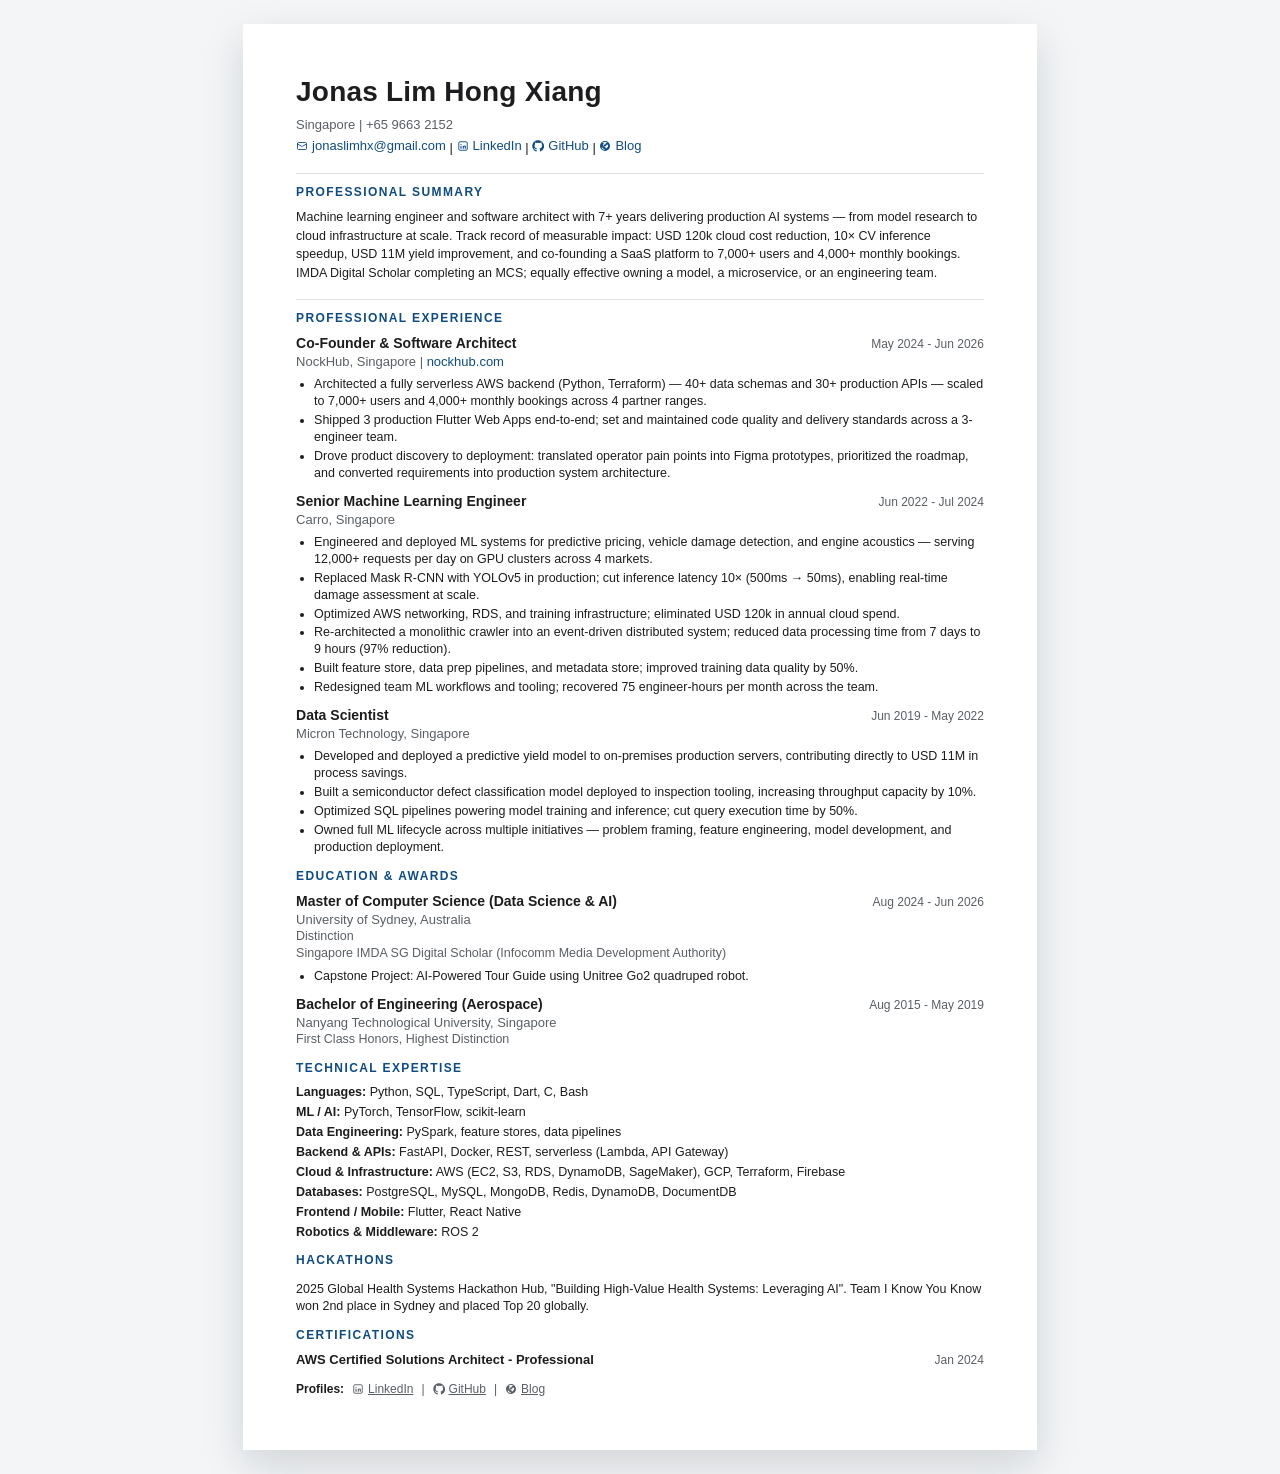
<file: resume/index.html>
<!doctype html>
<html lang="en">
  <head>
    <meta charset="UTF-8" />
    <meta name="viewport" content="width=device-width, initial-scale=1.0" />
    <title>Jonas Lim Hong Xiang - Resume</title>
    <style>
      :root {
        --ink: #1d1d1f;
        --muted: #5a5f66;
        --line: #dfe3e8;
        --accent: #0f4c81;
        --paper: #ffffff;
        --bg: #f3f5f7;
      }

      * {
        box-sizing: border-box;
      }

      body {
        margin: 0;
        padding: 24px;
        background: var(--bg);
        color: var(--ink);
        font-family: "Avenir Next", "Segoe UI", "Helvetica Neue", Arial, sans-serif;
        line-height: 1.35;
      }

      .page {
        width: 210mm;
        min-height: 297mm;
        margin: 0 auto;
        background: var(--paper);
        padding: 14mm;
        box-shadow: 0 16px 40px rgba(15, 20, 26, 0.14);
      }

      h1 {
        margin: 0;
        font-size: 28px;
        line-height: 1.1;
        letter-spacing: 0.2px;
      }

      .subline {
        margin-top: 8px;
        color: var(--muted);
        font-size: 13px;
      }

      .links {
        margin-top: 4px;
        font-size: 13px;
      }

      .links a {
        color: var(--accent);
        text-decoration: none;
      }

      .contact-link {
        display: inline-flex;
        align-items: center;
        gap: 4px;
      }

      .contact-link .icon {
        width: 12px;
        height: 12px;
        display: inline-block;
        color: currentColor;
      }

      .links a:hover {
        text-decoration: underline;
      }

      hr {
        border: 0;
        border-top: 1px solid var(--line);
        margin: 14px 0 12px;
      }

      section {
        margin-bottom: 12px;
      }

      .section-break {
        margin-top: 16px;
        padding-top: 10px;
        border-top: 1px solid var(--line);
      }

      h2 {
        margin: 0 0 8px;
        color: var(--accent);
        font-size: 12px;
        letter-spacing: 1.4px;
        text-transform: uppercase;
      }

      .entry {
        margin-bottom: 10px;
      }

      .entry-head {
        display: flex;
        justify-content: space-between;
        gap: 12px;
        align-items: baseline;
      }

      .role {
        font-weight: 700;
        font-size: 14px;
      }

      .org {
        color: var(--muted);
        font-weight: 500;
        font-size: 13px;
      }

      .org a {
        color: var(--accent);
        text-decoration: none;
      }

      .org a:hover {
        text-decoration: underline;
      }

      .date {
        font-size: 12px;
        color: var(--muted);
        white-space: nowrap;
      }

      ul {
        margin: 6px 0 0;
        padding-left: 18px;
      }

      li {
        margin: 2px 0;
        font-size: 12.5px;
      }

      .meta {
        font-size: 12.5px;
        color: var(--muted);
      }

      .summary-text {
        margin: 0;
        font-size: 12.5px;
        line-height: 1.5;
      }

      .skills-list {
        display: flex;
        flex-direction: column;
        gap: 3px;
      }

      .skill-item {
        font-size: 12.5px;
      }

      .skill-item strong {
        font-weight: 700;
      }

      .project {
        margin-bottom: 8px;
        font-size: 12.5px;
      }

      .project strong {
        font-size: 13px;
      }

      .footer-links {
        margin-top: 8px;
        font-size: 12px;
        color: var(--muted);
      }

      .footer-links nav {
        display: flex;
        flex-wrap: wrap;
        align-items: center;
        gap: 8px;
      }

      .footer-label {
        font-weight: 600;
        color: var(--ink);
      }

      .footer-links .contact-link {
        color: var(--muted);
      }

      .certifications .role {
        font-size: 13px;
        font-weight: 600;
      }

      @page {
        size: A4;
        margin: 12mm;
      }

      @media print {
        body {
          background: #fff;
          padding: 0;
        }

        .page {
          width: auto;
          min-height: auto;
          margin: 0;
          padding: 0;
          box-shadow: none;
        }

        section,
        .entry {
          break-inside: avoid;
        }
      }
    </style>
  </head>
  <body>
    <main class="page">
      <header>
        <h1>Jonas Lim Hong Xiang</h1>
        <div class="subline">Singapore | +65 9663 2152</div>
        <div class="links">
          <a class="contact-link" href="mailto:jonaslimhx@gmail.com">
            <svg class="icon" viewBox="0 0 24 24" aria-hidden="true">
              <path
                d="M3 7a2 2 0 0 1 2-2h14a2 2 0 0 1 2 2v10a2 2 0 0 1-2 2H5a2 2 0 0 1-2-2V7Zm0 1 8.1 4.6a2 2 0 0 0 1.8 0L21 8"
                fill="none"
                stroke="currentColor"
                stroke-width="1.8"
                stroke-linecap="round"
                stroke-linejoin="round"
              />
            </svg>
            jonaslimhx@gmail.com
          </a>
          |
          <a class="contact-link" href="https://linkedin.com/in/jonaslimhx">
            <svg class="icon" viewBox="0 0 24 24" aria-hidden="true">
              <rect
                x="3.5"
                y="3.5"
                width="17"
                height="17"
                rx="2.5"
                fill="none"
                stroke="currentColor"
                stroke-width="1.8"
              />
              <circle cx="8" cy="9" r="1.2" fill="currentColor" />
              <path
                d="M6.9 11.3h2.2v6.1H6.9zM11.1 11.3h2.1v.9h.1c.3-.6 1-1.1 2-1.1 2.1 0 2.5 1.4 2.5 3.2v3.1h-2.2v-2.8c0-.7 0-1.5-.9-1.5s-1 .7-1 1.5v2.8h-2.2v-6.1z"
                fill="currentColor"
              />
            </svg>
            LinkedIn
          </a>
          |
          <a class="contact-link" href="https://github.com/jonaslinhx">
            <svg class="icon" viewBox="0 0 24 24" aria-hidden="true">
              <path fill="currentColor" d="M12 .5C5.65.5.5 5.7.5 12.1c0 5.1 3.3 9.4 7.9 10.9.6.1.8-.3.8-.6v-2.3c-3.2.7-3.9-1.4-3.9-1.4-.5-1.4-1.3-1.8-1.3-1.8-1.1-.8.1-.8.1-.8 1.2.1 1.9 1.3 1.9 1.3 1.1 1.9 2.9 1.3 3.6 1 .1-.8.4-1.3.7-1.6-2.5-.3-5.2-1.3-5.2-5.7 0-1.3.5-2.3 1.2-3.1-.1-.3-.5-1.5.1-3.1 0 0 1-.3 3.3 1.2a11.4 11.4 0 0 1 6 0c2.3-1.5 3.3-1.2 3.3-1.2.6 1.6.2 2.8.1 3.1.8.8 1.2 1.8 1.2 3.1 0 4.4-2.7 5.4-5.3 5.7.5.4.8 1.1.8 2.2v3.2c0 .3.2.7.8.6a11.6 11.6 0 0 0 7.9-10.9C23.5 5.7 18.3.5 12 .5Z"/>
            </svg>
            GitHub
          </a>
          |
          <a class="contact-link" href="https://jonaslinhx.github.io/profile">
            <svg class="icon" viewBox="0 0 24 24" aria-hidden="true">
              <path fill="currentColor" d="M12 2a10 10 0 1 0 .001 20.001A10 10 0 0 0 12 2Zm0 2c1.9 0 3.6.7 5 1.8h-1.6c-1.4 0-2.6 1.2-2.6 2.6v.6h-1.6a2.4 2.4 0 0 0-2.4 2.4V13h-1V9.9c0-.8.4-1.6 1.1-2l1.2-.8C9 6.8 8.3 6 7.3 6h-1A8 8 0 0 1 12 4Zm0 16a8 8 0 0 1-7.2-4.5h3.6v1.4c0 .9.7 1.6 1.6 1.6h1.6v1.5h.4Zm2-2.5h-.4v-1.4a2.1 2.1 0 0 0-2.1-2.1h-.7v-1.6h2.3a1.6 1.6 0 0 0 1.6-1.6v-.6c0-.3.3-.6.6-.6h3a8 8 0 0 1-4.3 7.9Z"/>
            </svg>
            Blog
          </a>
        </div>
      </header>

      <section class="section-break">
        <h2>Professional Summary</h2>
        <p class="summary-text">Machine learning engineer and software architect with 7+ years delivering production AI systems — from model research to cloud infrastructure at scale. Track record of measurable impact: USD 120k cloud cost reduction, 10&times; CV inference speedup, USD 11M yield improvement, and co-founding a SaaS platform to 7,000+ users and 4,000+ monthly bookings. IMDA Digital Scholar completing an MCS; equally effective owning a model, a microservice, or an engineering team.</p>
      </section>

      <section class="section-break">
        <h2>Professional Experience</h2>

        <div class="entry">
          <div class="entry-head">
            <div>
              <div class="role">Co-Founder &amp; Software Architect</div>
              <div class="org">NockHub, Singapore | <a href="https://www.nockhub.com">nockhub.com</a></div>
            </div>
            <div class="date">May 2024 - Jun 2026</div>
          </div>
          <ul>
            <li>Architected a fully serverless AWS backend (Python, Terraform) — 40+ data schemas and 30+ production APIs — scaled to 7,000+ users and 4,000+ monthly bookings across 4 partner ranges.</li>
            <li>Shipped 3 production Flutter Web Apps end-to-end; set and maintained code quality and delivery standards across a 3-engineer team.</li>
            <li>Drove product discovery to deployment: translated operator pain points into Figma prototypes, prioritized the roadmap, and converted requirements into production system architecture.</li>
          </ul>
        </div>

        <div class="entry">
          <div class="entry-head">
            <div>
              <div class="role">Senior Machine Learning Engineer</div>
              <div class="org">Carro, Singapore</div>
            </div>
            <div class="date">Jun 2022 - Jul 2024</div>
          </div>
          <ul>
            <li>Engineered and deployed ML systems for predictive pricing, vehicle damage detection, and engine acoustics — serving 12,000+ requests per day on GPU clusters across 4 markets.</li>
            <li>Replaced Mask R-CNN with YOLOv5 in production; cut inference latency 10&times; (500ms &rarr; 50ms), enabling real-time damage assessment at scale.</li>
            <li>Optimized AWS networking, RDS, and training infrastructure; eliminated USD 120k in annual cloud spend.</li>
            <li>Re-architected a monolithic crawler into an event-driven distributed system; reduced data processing time from 7 days to 9 hours (97% reduction).</li>
            <li>Built feature store, data prep pipelines, and metadata store; improved training data quality by 50%.</li>
            <li>Redesigned team ML workflows and tooling; recovered 75 engineer-hours per month across the team.</li>
          </ul>
        </div>

        <div class="entry">
          <div class="entry-head">
            <div>
              <div class="role">Data Scientist</div>
              <div class="org">Micron Technology, Singapore</div>
            </div>
            <div class="date">Jun 2019 - May 2022</div>
          </div>
          <ul>
            <li>Developed and deployed a predictive yield model to on-premises production servers, contributing directly to USD 11M in process savings.</li>
            <li>Built a semiconductor defect classification model deployed to inspection tooling, increasing throughput capacity by 10%.</li>
            <li>Optimized SQL pipelines powering model training and inference; cut query execution time by 50%.</li>
            <li>Owned full ML lifecycle across multiple initiatives — problem framing, feature engineering, model development, and production deployment.</li>
          </ul>
        </div>
      </section>

      <section>
        <h2>Education & Awards</h2>
        <div class="entry">
          <div class="entry-head">
            <div>
              <div class="role">Master of Computer Science (Data Science & AI)</div>
              <div class="org">University of Sydney, Australia</div>
            </div>
            <div class="date">Aug 2024 - Jun 2026</div>
          </div>
          <div class="meta">Distinction</div>
          <div class="meta">Singapore IMDA SG Digital Scholar (Infocomm Media Development Authority)</div>
          <ul>
            <li>Capstone Project: AI-Powered Tour Guide using Unitree Go2 quadruped robot.</li>
          </ul>
        </div>

        <div class="entry">
          <div class="entry-head">
            <div>
              <div class="role">Bachelor of Engineering (Aerospace)</div>
              <div class="org">Nanyang Technological University, Singapore</div>
            </div>
            <div class="date">Aug 2015 - May 2019</div>
          </div>
          <div class="meta">First Class Honors, Highest Distinction</div>
        </div>
      </section>

      <section>
        <h2>Technical Expertise</h2>
        <div class="skills-list">
          <div class="skill-item"><strong>Languages:</strong> Python, SQL, TypeScript, Dart, C, Bash</div>
          <div class="skill-item"><strong>ML / AI:</strong> PyTorch, TensorFlow, scikit-learn</div>
          <div class="skill-item"><strong>Data Engineering:</strong> PySpark, feature stores, data pipelines</div>
          <div class="skill-item"><strong>Backend &amp; APIs:</strong> FastAPI, Docker, REST, serverless (Lambda, API Gateway)</div>
          <div class="skill-item"><strong>Cloud &amp; Infrastructure:</strong> AWS (EC2, S3, RDS, DynamoDB, SageMaker), GCP, Terraform, Firebase</div>
          <div class="skill-item"><strong>Databases:</strong> PostgreSQL, MySQL, MongoDB, Redis, DynamoDB, DocumentDB</div>
          <div class="skill-item"><strong>Frontend / Mobile:</strong> Flutter, React Native</div>
          <div class="skill-item"><strong>Robotics &amp; Middleware:</strong> ROS 2</div>
        </div>
      </section>

      <section>
        <h2>Hackathons</h2>
        <p class="project">
          2025 Global Health Systems Hackathon Hub, "Building High-Value Health Systems: Leveraging AI". Team I
          Know You Know won 2nd place in Sydney and placed Top 20 globally.
        </p>
      </section>

<section class="certifications">
        <h2>Certifications</h2>
        <div class="entry">
          <div class="entry-head">
            <div class="role">AWS Certified Solutions Architect - Professional</div>
            <div class="date">Jan 2024</div>
          </div>
        </div>
      </section>

      <footer class="footer-links">
        <nav aria-label="Online profiles">
          <span class="footer-label">Profiles:</span>
          <a class="contact-link" href="https://linkedin.com/in/jonaslimhx">
            <svg class="icon" viewBox="0 0 24 24" aria-hidden="true">
              <rect
                x="3.5"
                y="3.5"
                width="17"
                height="17"
                rx="2.5"
                fill="none"
                stroke="currentColor"
                stroke-width="1.8"
              />
              <circle cx="8" cy="9" r="1.2" fill="currentColor" />
              <path
                d="M6.9 11.3h2.2v6.1H6.9zM11.1 11.3h2.1v.9h.1c.3-.6 1-1.1 2-1.1 2.1 0 2.5 1.4 2.5 3.2v3.1h-2.2v-2.8c0-.7 0-1.5-.9-1.5s-1 .7-1 1.5v2.8h-2.2v-6.1z"
                fill="currentColor"
              />
            </svg>
            LinkedIn
          </a>
          <span>|</span>
          <a class="contact-link" href="https://github.com/jonaslinhx">
            <svg class="icon" viewBox="0 0 24 24" aria-hidden="true">
              <path fill="currentColor" d="M12 .5C5.65.5.5 5.7.5 12.1c0 5.1 3.3 9.4 7.9 10.9.6.1.8-.3.8-.6v-2.3c-3.2.7-3.9-1.4-3.9-1.4-.5-1.4-1.3-1.8-1.3-1.8-1.1-.8.1-.8.1-.8 1.2.1 1.9 1.3 1.9 1.3 1.1 1.9 2.9 1.3 3.6 1 .1-.8.4-1.3.7-1.6-2.5-.3-5.2-1.3-5.2-5.7 0-1.3.5-2.3 1.2-3.1-.1-.3-.5-1.5.1-3.1 0 0 1-.3 3.3 1.2a11.4 11.4 0 0 1 6 0c2.3-1.5 3.3-1.2 3.3-1.2.6 1.6.2 2.8.1 3.1.8.8 1.2 1.8 1.2 3.1 0 4.4-2.7 5.4-5.3 5.7.5.4.8 1.1.8 2.2v3.2c0 .3.2.7.8.6a11.6 11.6 0 0 0 7.9-10.9C23.5 5.7 18.3.5 12 .5Z"/>
            </svg>
            GitHub
          </a>
          <span>|</span>
          <a class="contact-link" href="https://jonaslinhx.github.io/profile">
            <svg class="icon" viewBox="0 0 24 24" aria-hidden="true">
              <path fill="currentColor" d="M12 2a10 10 0 1 0 .001 20.001A10 10 0 0 0 12 2Zm0 2c1.9 0 3.6.7 5 1.8h-1.6c-1.4 0-2.6 1.2-2.6 2.6v.6h-1.6a2.4 2.4 0 0 0-2.4 2.4V13h-1V9.9c0-.8.4-1.6 1.1-2l1.2-.8C9 6.8 8.3 6 7.3 6h-1A8 8 0 0 1 12 4Zm0 16a8 8 0 0 1-7.2-4.5h3.6v1.4c0 .9.7 1.6 1.6 1.6h1.6v1.5h.4Zm2-2.5h-.4v-1.4a2.1 2.1 0 0 0-2.1-2.1h-.7v-1.6h2.3a1.6 1.6 0 0 0 1.6-1.6v-.6c0-.3.3-.6.6-.6h3a8 8 0 0 1-4.3 7.9Z"/>
            </svg>
            Blog
          </a>
        </nav>
      </footer>
    </main>
  </body>
</html>
</file>
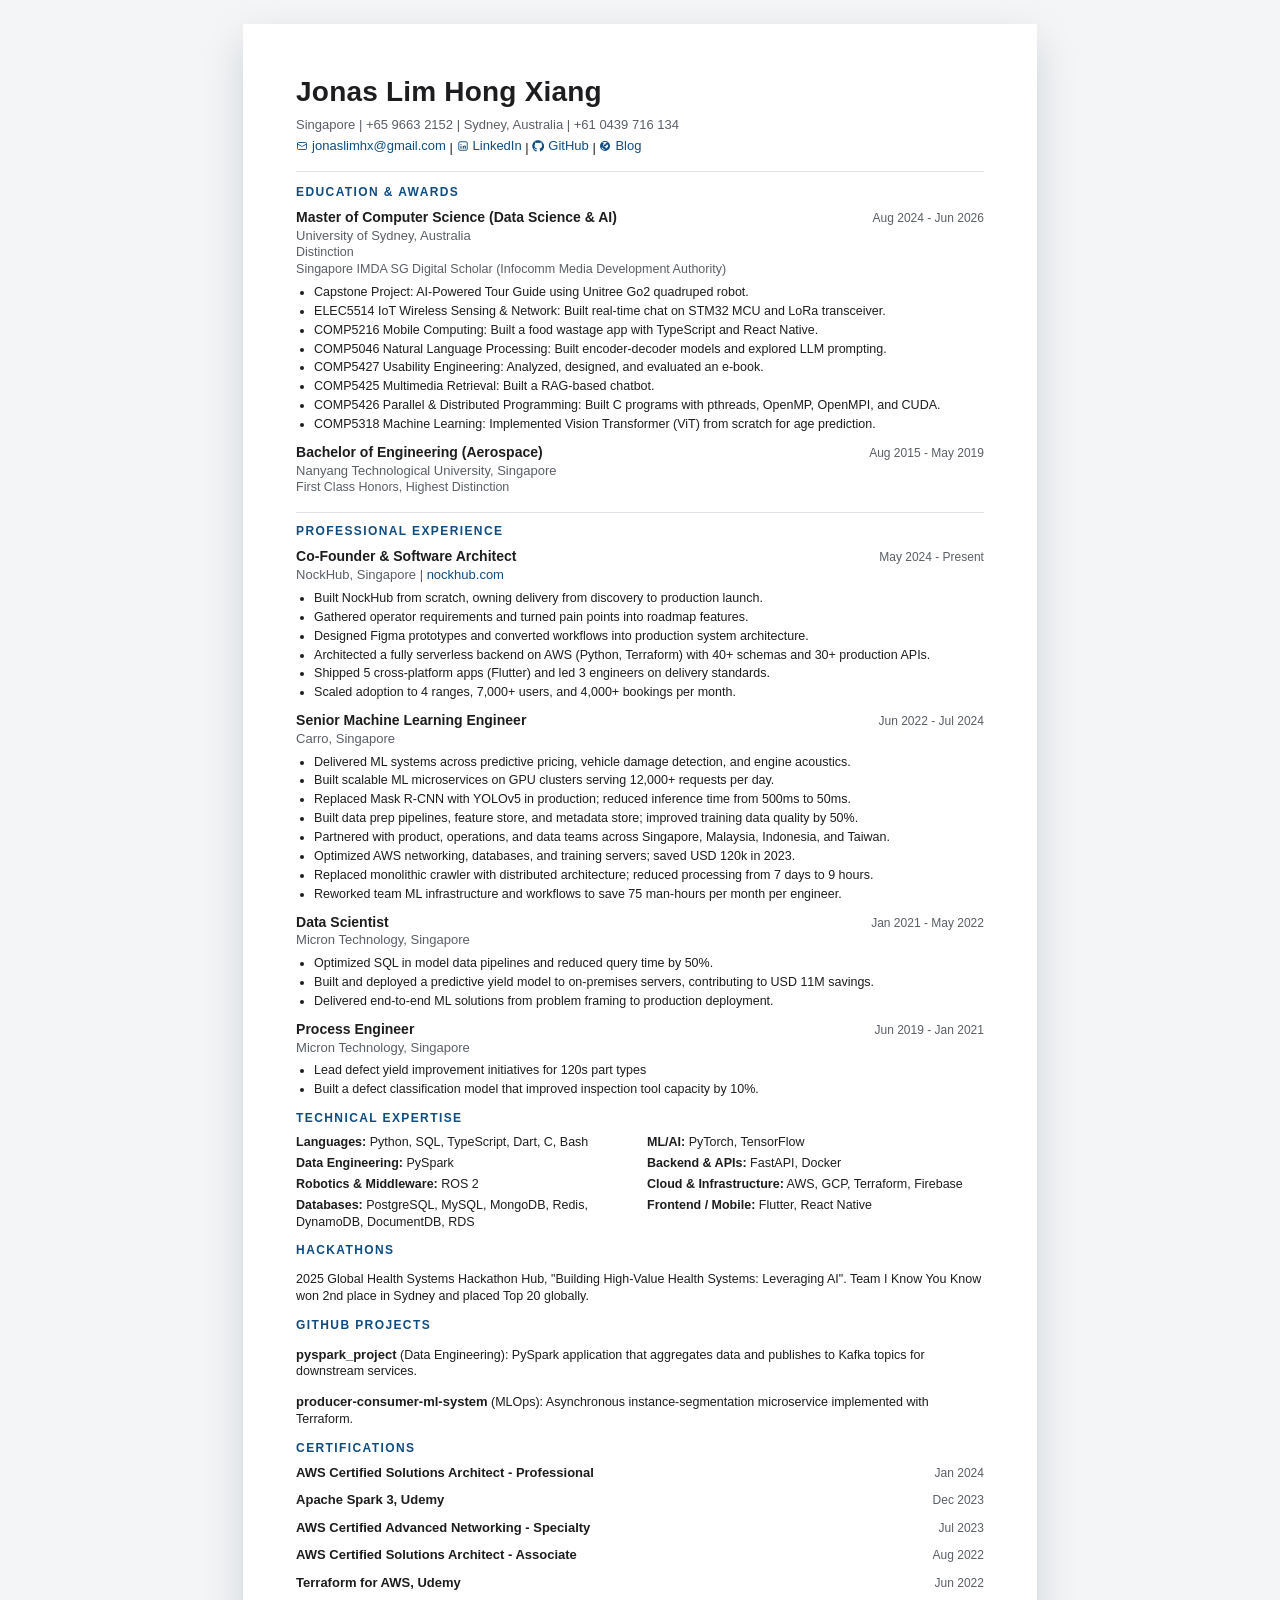
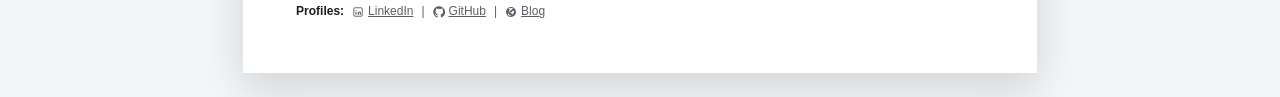
<file: resume/micron.html>
<!doctype html>
<html lang="en">
  <head>
    <meta charset="UTF-8" />
    <meta name="viewport" content="width=device-width, initial-scale=1.0" />
    <title>Jonas Lim Hong Xiang - Resume</title>
    <style>
      :root {
        --ink: #1d1d1f;
        --muted: #5a5f66;
        --line: #dfe3e8;
        --accent: #0f4c81;
        --paper: #ffffff;
        --bg: #f3f5f7;
      }

      * {
        box-sizing: border-box;
      }

      body {
        margin: 0;
        padding: 24px;
        background: var(--bg);
        color: var(--ink);
        font-family: "Avenir Next", "Segoe UI", "Helvetica Neue", Arial, sans-serif;
        line-height: 1.35;
      }

      .page {
        width: 210mm;
        min-height: 297mm;
        margin: 0 auto;
        background: var(--paper);
        padding: 14mm;
        box-shadow: 0 16px 40px rgba(15, 20, 26, 0.14);
      }

      h1 {
        margin: 0;
        font-size: 28px;
        line-height: 1.1;
        letter-spacing: 0.2px;
      }

      .subline {
        margin-top: 8px;
        color: var(--muted);
        font-size: 13px;
      }

      .links {
        margin-top: 4px;
        font-size: 13px;
      }

      .links a {
        color: var(--accent);
        text-decoration: none;
      }

      .contact-link {
        display: inline-flex;
        align-items: center;
        gap: 4px;
      }

      .contact-link .icon {
        width: 12px;
        height: 12px;
        display: inline-block;
        color: currentColor;
      }

      .links a:hover {
        text-decoration: underline;
      }

      hr {
        border: 0;
        border-top: 1px solid var(--line);
        margin: 14px 0 12px;
      }

      section {
        margin-bottom: 12px;
      }

      .section-break {
        margin-top: 16px;
        padding-top: 10px;
        border-top: 1px solid var(--line);
      }

      h2 {
        margin: 0 0 8px;
        color: var(--accent);
        font-size: 12px;
        letter-spacing: 1.4px;
        text-transform: uppercase;
      }

      .entry {
        margin-bottom: 10px;
      }

      .entry-head {
        display: flex;
        justify-content: space-between;
        gap: 12px;
        align-items: baseline;
      }

      .role {
        font-weight: 700;
        font-size: 14px;
      }

      .org {
        color: var(--muted);
        font-weight: 500;
        font-size: 13px;
      }

      .org a {
        color: var(--accent);
        text-decoration: none;
      }

      .org a:hover {
        text-decoration: underline;
      }

      .date {
        font-size: 12px;
        color: var(--muted);
        white-space: nowrap;
      }

      ul {
        margin: 6px 0 0;
        padding-left: 18px;
      }

      li {
        margin: 2px 0;
        font-size: 12.5px;
      }

      .meta {
        font-size: 12.5px;
        color: var(--muted);
      }

      .skills-grid {
        display: grid;
        grid-template-columns: 1fr 1fr;
        gap: 4px 14px;
      }

      .skill-item {
        font-size: 12.5px;
      }

      .skill-item strong {
        font-weight: 700;
      }

      .project {
        margin-bottom: 8px;
        font-size: 12.5px;
      }

      .project strong {
        font-size: 13px;
      }

      .footer-links {
        margin-top: 8px;
        font-size: 12px;
        color: var(--muted);
      }

      .footer-links nav {
        display: flex;
        flex-wrap: wrap;
        align-items: center;
        gap: 8px;
      }

      .footer-label {
        font-weight: 600;
        color: var(--ink);
      }

      .footer-links .contact-link {
        color: var(--muted);
      }

      .certifications .role {
        font-size: 13px;
        font-weight: 600;
      }

      @page {
        size: A4;
        margin: 12mm;
      }

      @media print {
        body {
          background: #fff;
          padding: 0;
        }

        .page {
          width: auto;
          min-height: auto;
          margin: 0;
          padding: 0;
          box-shadow: none;
        }

        section,
        .entry {
          break-inside: avoid;
        }
      }
    </style>
  </head>
  <body>
    <main class="page">
      <header>
        <h1>Jonas Lim Hong Xiang</h1>
        <div class="subline">Singapore | +65 9663 2152 | Sydney, Australia | +61 0439 716 134</div>
        <div class="links">
          <a class="contact-link" href="mailto:jonaslimhx@gmail.com">
            <svg class="icon" viewBox="0 0 24 24" aria-hidden="true">
              <path
                d="M3 7a2 2 0 0 1 2-2h14a2 2 0 0 1 2 2v10a2 2 0 0 1-2 2H5a2 2 0 0 1-2-2V7Zm0 1 8.1 4.6a2 2 0 0 0 1.8 0L21 8"
                fill="none"
                stroke="currentColor"
                stroke-width="1.8"
                stroke-linecap="round"
                stroke-linejoin="round"
              />
            </svg>
            jonaslimhx@gmail.com
          </a>
          |
          <a class="contact-link" href="https://linkedin.com/in/jonaslimhx">
            <svg class="icon" viewBox="0 0 24 24" aria-hidden="true">
              <rect
                x="3.5"
                y="3.5"
                width="17"
                height="17"
                rx="2.5"
                fill="none"
                stroke="currentColor"
                stroke-width="1.8"
              />
              <circle cx="8" cy="9" r="1.2" fill="currentColor" />
              <path
                d="M6.9 11.3h2.2v6.1H6.9zM11.1 11.3h2.1v.9h.1c.3-.6 1-1.1 2-1.1 2.1 0 2.5 1.4 2.5 3.2v3.1h-2.2v-2.8c0-.7 0-1.5-.9-1.5s-1 .7-1 1.5v2.8h-2.2v-6.1z"
                fill="currentColor"
              />
            </svg>
            LinkedIn
          </a>
          |
          <a class="contact-link" href="https://github.com/jonaslinhx">
            <svg class="icon" viewBox="0 0 24 24" aria-hidden="true">
              <path fill="currentColor" d="M12 .5C5.65.5.5 5.7.5 12.1c0 5.1 3.3 9.4 7.9 10.9.6.1.8-.3.8-.6v-2.3c-3.2.7-3.9-1.4-3.9-1.4-.5-1.4-1.3-1.8-1.3-1.8-1.1-.8.1-.8.1-.8 1.2.1 1.9 1.3 1.9 1.3 1.1 1.9 2.9 1.3 3.6 1 .1-.8.4-1.3.7-1.6-2.5-.3-5.2-1.3-5.2-5.7 0-1.3.5-2.3 1.2-3.1-.1-.3-.5-1.5.1-3.1 0 0 1-.3 3.3 1.2a11.4 11.4 0 0 1 6 0c2.3-1.5 3.3-1.2 3.3-1.2.6 1.6.2 2.8.1 3.1.8.8 1.2 1.8 1.2 3.1 0 4.4-2.7 5.4-5.3 5.7.5.4.8 1.1.8 2.2v3.2c0 .3.2.7.8.6a11.6 11.6 0 0 0 7.9-10.9C23.5 5.7 18.3.5 12 .5Z"/>
            </svg>
            GitHub
          </a>
          |
          <a class="contact-link" href="https://jonaslinhx.github.io/profile">
            <svg class="icon" viewBox="0 0 24 24" aria-hidden="true">
              <path fill="currentColor" d="M12 2a10 10 0 1 0 .001 20.001A10 10 0 0 0 12 2Zm0 2c1.9 0 3.6.7 5 1.8h-1.6c-1.4 0-2.6 1.2-2.6 2.6v.6h-1.6a2.4 2.4 0 0 0-2.4 2.4V13h-1V9.9c0-.8.4-1.6 1.1-2l1.2-.8C9 6.8 8.3 6 7.3 6h-1A8 8 0 0 1 12 4Zm0 16a8 8 0 0 1-7.2-4.5h3.6v1.4c0 .9.7 1.6 1.6 1.6h1.6v1.5h.4Zm2-2.5h-.4v-1.4a2.1 2.1 0 0 0-2.1-2.1h-.7v-1.6h2.3a1.6 1.6 0 0 0 1.6-1.6v-.6c0-.3.3-.6.6-.6h3a8 8 0 0 1-4.3 7.9Z"/>
            </svg>
            Blog
          </a>
        </div>
      </header>

      <hr />

      <section>
        <h2>Education & Awards</h2>
        <div class="entry">
          <div class="entry-head">
            <div>
              <div class="role">Master of Computer Science (Data Science & AI)</div>
              <div class="org">University of Sydney, Australia</div>
            </div>
            <div class="date">Aug 2024 - Jun 2026</div>
          </div>
          <div class="meta">Distinction</div>
          <div class="meta">Singapore IMDA SG Digital Scholar (Infocomm Media Development Authority)</div>
          <ul>
            <li>Capstone Project: AI-Powered Tour Guide using Unitree Go2 quadruped robot.</li>
            <li>ELEC5514 IoT Wireless Sensing & Network: Built real-time chat on STM32 MCU and LoRa transceiver.</li>
            <li>COMP5216 Mobile Computing: Built a food wastage app with TypeScript and React Native.</li>
            <li>COMP5046 Natural Language Processing: Built encoder-decoder models and explored LLM prompting.</li>
            <li>COMP5427 Usability Engineering: Analyzed, designed, and evaluated an e-book.</li>
            <li>COMP5425 Multimedia Retrieval: Built a RAG-based chatbot.</li>
            <li>COMP5426 Parallel & Distributed Programming: Built C programs with pthreads, OpenMP, OpenMPI, and CUDA.</li>
            <li>COMP5318 Machine Learning: Implemented Vision Transformer (ViT) from scratch for age prediction.</li>
          </ul>
        </div>

        <div class="entry">
          <div class="entry-head">
            <div>
              <div class="role">Bachelor of Engineering (Aerospace)</div>
              <div class="org">Nanyang Technological University, Singapore</div>
            </div>
            <div class="date">Aug 2015 - May 2019</div>
          </div>
          <div class="meta">First Class Honors, Highest Distinction</div>
        </div>
      </section>

      <section class="section-break">
        <h2>Professional Experience</h2>

        <div class="entry">
          <div class="entry-head">
            <div>
              <div class="role">Co-Founder &amp; Software Architect</div>
              <div class="org">NockHub, Singapore | <a href="https://www.nockhub.com">nockhub.com</a></div>
            </div>
            <div class="date">May 2024 - Present</div>
          </div>
          <ul>
            <li>Built NockHub from scratch, owning delivery from discovery to production launch.</li>
            <li>Gathered operator requirements and turned pain points into roadmap features.</li>
            <li>Designed Figma prototypes and converted workflows into production system architecture.</li>
            <li>Architected a fully serverless backend on AWS (Python, Terraform) with 40+ schemas and 30+ production APIs.</li>
            <li>Shipped 5 cross-platform apps (Flutter) and led 3 engineers on delivery standards.</li>
            <li>Scaled adoption to 4 ranges, 7,000+ users, and 4,000+ bookings per month.</li>
          </ul>
        </div>

        <div class="entry">
          <div class="entry-head">
            <div>
              <div class="role">Senior Machine Learning Engineer</div>
              <div class="org">Carro, Singapore</div>
            </div>
            <div class="date">Jun 2022 - Jul 2024</div>
          </div>
          <ul>
            <li>Delivered ML systems across predictive pricing, vehicle damage detection, and engine acoustics.</li>
            <li>Built scalable ML microservices on GPU clusters serving 12,000+ requests per day.</li>
            <li>Replaced Mask R-CNN with YOLOv5 in production; reduced inference time from 500ms to 50ms.</li>
            <li>Built data prep pipelines, feature store, and metadata store; improved training data quality by 50%.</li>
            <li>Partnered with product, operations, and data teams across Singapore, Malaysia, Indonesia, and Taiwan.</li>
            <li>Optimized AWS networking, databases, and training servers; saved USD 120k in 2023.</li>
            <li>Replaced monolithic crawler with distributed architecture; reduced processing from 7 days to 9 hours.</li>
            <li>Reworked team ML infrastructure and workflows to save 75 man-hours per month per engineer.</li>
          </ul>
        </div>

        <div class="entry">
          <div class="entry-head">
            <div>
              <div class="role">Data Scientist</div>
              <div class="org">Micron Technology, Singapore</div>
            </div>
            <div class="date">Jan 2021 - May 2022</div>
          </div>
          <ul>
            <li>Optimized SQL in model data pipelines and reduced query time by 50%.</li>
            <li>Built and deployed a predictive yield model to on-premises servers, contributing to USD 11M savings.</li>
            <li>Delivered end-to-end ML solutions from problem framing to production deployment.</li>
          </ul>
        </div>
        
        <div class="entry">
          <div class="entry-head">
            <div>
              <div class="role">Process Engineer</div>
              <div class="org">Micron Technology, Singapore</div>
            </div>
            <div class="date">Jun 2019 - Jan 2021</div>
          </div>
          <ul>
            <li>Lead defect yield improvement initiatives for 120s part types</li>
            <li>Built a defect classification model that improved inspection tool capacity by 10%.</li>
          </ul>
        </div>
      </section>

      <section>
        <h2>Technical Expertise</h2>
        <div class="skills-grid">
          <div class="skill-item"><strong>Languages:</strong> Python, SQL, TypeScript, Dart, C, Bash</div>
          <div class="skill-item"><strong>ML/AI:</strong> PyTorch, TensorFlow</div>
          <div class="skill-item"><strong>Data Engineering:</strong> PySpark</div>
          <div class="skill-item"><strong>Backend & APIs:</strong> FastAPI, Docker</div>
          <div class="skill-item"><strong>Robotics & Middleware:</strong> ROS 2</div>
          <div class="skill-item"><strong>Cloud & Infrastructure:</strong> AWS, GCP, Terraform, Firebase</div>
          <div class="skill-item"><strong>Databases:</strong> PostgreSQL, MySQL, MongoDB, Redis, DynamoDB, DocumentDB, RDS</div>
          <div class="skill-item"><strong>Frontend / Mobile:</strong> Flutter, React Native</div>
        </div>
      </section>

      <section>
        <h2>Hackathons</h2>
        <p class="project">
          2025 Global Health Systems Hackathon Hub, "Building High-Value Health Systems: Leveraging AI". Team I
          Know You Know won 2nd place in Sydney and placed Top 20 globally.
        </p>
      </section>

      <section>
        <h2>GitHub Projects</h2>
        <p class="project">
          <strong>pyspark_project</strong> (Data Engineering): PySpark application that aggregates data and publishes
          to Kafka topics for downstream services.
        </p>
        <p class="project">
          <strong>producer-consumer-ml-system</strong> (MLOps): Asynchronous instance-segmentation microservice
          implemented with Terraform.
        </p>
      </section>

      <section class="certifications">
        <h2>Certifications</h2>
        <div class="entry">
          <div class="entry-head">
            <div class="role">AWS Certified Solutions Architect - Professional</div>
            <div class="date">Jan 2024</div>
          </div>
        </div>
        <div class="entry">
          <div class="entry-head">
            <div class="role">Apache Spark 3, Udemy</div>
            <div class="date">Dec 2023</div>
          </div>
        </div>
        <div class="entry">
          <div class="entry-head">
            <div class="role">AWS Certified Advanced Networking - Specialty</div>
            <div class="date">Jul 2023</div>
          </div>
        </div>
        <div class="entry">
          <div class="entry-head">
            <div class="role">AWS Certified Solutions Architect - Associate</div>
            <div class="date">Aug 2022</div>
          </div>
        </div>
        <div class="entry">
          <div class="entry-head">
            <div class="role">Terraform for AWS, Udemy</div>
            <div class="date">Jun 2022</div>
          </div>
        </div>
      </section>

      <footer class="footer-links">
        <nav aria-label="Online profiles">
          <span class="footer-label">Profiles:</span>
          <a class="contact-link" href="https://linkedin.com/in/jonaslimhx">
            <svg class="icon" viewBox="0 0 24 24" aria-hidden="true">
              <rect
                x="3.5"
                y="3.5"
                width="17"
                height="17"
                rx="2.5"
                fill="none"
                stroke="currentColor"
                stroke-width="1.8"
              />
              <circle cx="8" cy="9" r="1.2" fill="currentColor" />
              <path
                d="M6.9 11.3h2.2v6.1H6.9zM11.1 11.3h2.1v.9h.1c.3-.6 1-1.1 2-1.1 2.1 0 2.5 1.4 2.5 3.2v3.1h-2.2v-2.8c0-.7 0-1.5-.9-1.5s-1 .7-1 1.5v2.8h-2.2v-6.1z"
                fill="currentColor"
              />
            </svg>
            LinkedIn
          </a>
          <span>|</span>
          <a class="contact-link" href="https://github.com/jonaslinhx">
            <svg class="icon" viewBox="0 0 24 24" aria-hidden="true">
              <path fill="currentColor" d="M12 .5C5.65.5.5 5.7.5 12.1c0 5.1 3.3 9.4 7.9 10.9.6.1.8-.3.8-.6v-2.3c-3.2.7-3.9-1.4-3.9-1.4-.5-1.4-1.3-1.8-1.3-1.8-1.1-.8.1-.8.1-.8 1.2.1 1.9 1.3 1.9 1.3 1.1 1.9 2.9 1.3 3.6 1 .1-.8.4-1.3.7-1.6-2.5-.3-5.2-1.3-5.2-5.7 0-1.3.5-2.3 1.2-3.1-.1-.3-.5-1.5.1-3.1 0 0 1-.3 3.3 1.2a11.4 11.4 0 0 1 6 0c2.3-1.5 3.3-1.2 3.3-1.2.6 1.6.2 2.8.1 3.1.8.8 1.2 1.8 1.2 3.1 0 4.4-2.7 5.4-5.3 5.7.5.4.8 1.1.8 2.2v3.2c0 .3.2.7.8.6a11.6 11.6 0 0 0 7.9-10.9C23.5 5.7 18.3.5 12 .5Z"/>
            </svg>
            GitHub
          </a>
          <span>|</span>
          <a class="contact-link" href="https://jonaslinhx.github.io/profile">
            <svg class="icon" viewBox="0 0 24 24" aria-hidden="true">
              <path fill="currentColor" d="M12 2a10 10 0 1 0 .001 20.001A10 10 0 0 0 12 2Zm0 2c1.9 0 3.6.7 5 1.8h-1.6c-1.4 0-2.6 1.2-2.6 2.6v.6h-1.6a2.4 2.4 0 0 0-2.4 2.4V13h-1V9.9c0-.8.4-1.6 1.1-2l1.2-.8C9 6.8 8.3 6 7.3 6h-1A8 8 0 0 1 12 4Zm0 16a8 8 0 0 1-7.2-4.5h3.6v1.4c0 .9.7 1.6 1.6 1.6h1.6v1.5h.4Zm2-2.5h-.4v-1.4a2.1 2.1 0 0 0-2.1-2.1h-.7v-1.6h2.3a1.6 1.6 0 0 0 1.6-1.6v-.6c0-.3.3-.6.6-.6h3a8 8 0 0 1-4.3 7.9Z"/>
            </svg>
            Blog
          </a>
        </nav>
      </footer>
    </main>
  </body>
</html>
</file>
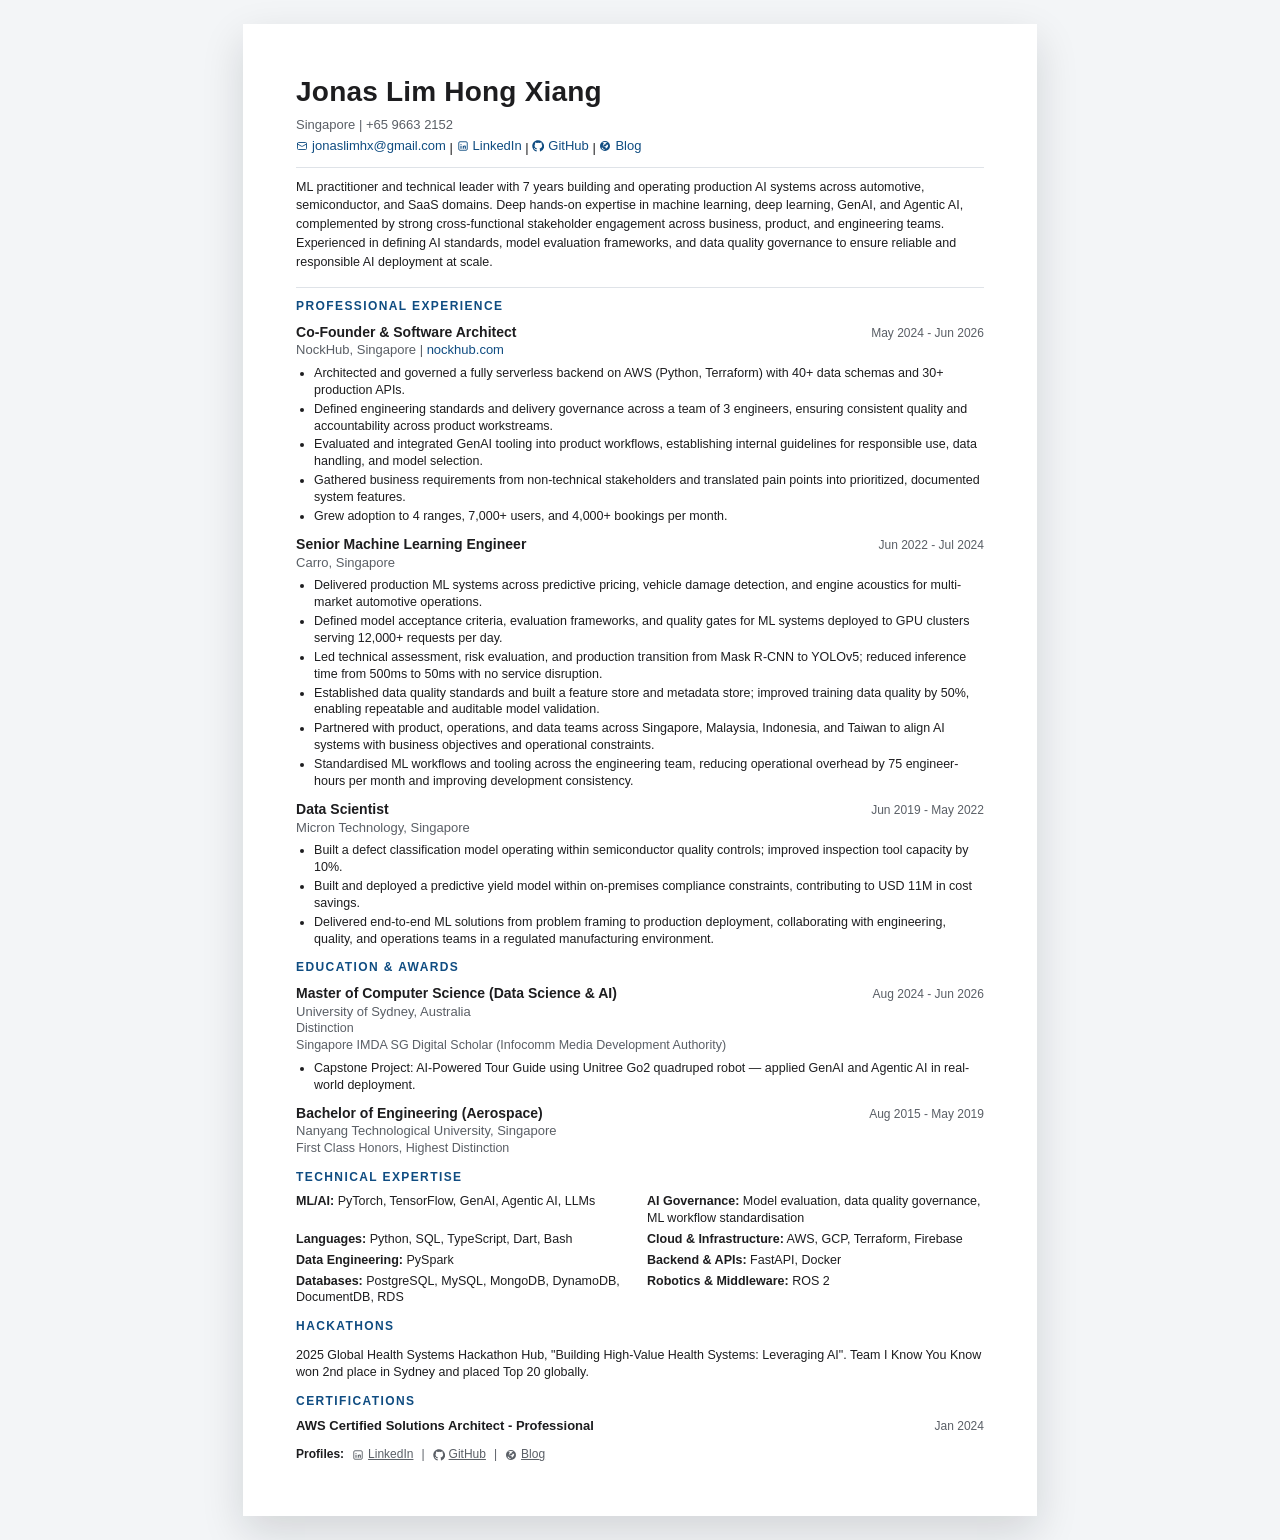
<file: resume/versions/2026-05-17-dbs-ai-governance.html>
<!doctype html>
<html lang="en">
  <head>
    <meta charset="UTF-8" />
    <meta name="viewport" content="width=device-width, initial-scale=1.0" />
    <title>Jonas Lim Hong Xiang - Resume</title>
    <style>
      :root {
        --ink: #1d1d1f;
        --muted: #5a5f66;
        --line: #dfe3e8;
        --accent: #0f4c81;
        --paper: #ffffff;
        --bg: #f3f5f7;
      }

      * {
        box-sizing: border-box;
      }

      body {
        margin: 0;
        padding: 24px;
        background: var(--bg);
        color: var(--ink);
        font-family: "Avenir Next", "Segoe UI", "Helvetica Neue", Arial, sans-serif;
        line-height: 1.35;
      }

      .page {
        width: 210mm;
        min-height: 297mm;
        margin: 0 auto;
        background: var(--paper);
        padding: 14mm;
        box-shadow: 0 16px 40px rgba(15, 20, 26, 0.14);
      }

      h1 {
        margin: 0;
        font-size: 28px;
        line-height: 1.1;
        letter-spacing: 0.2px;
      }

      .subline {
        margin-top: 8px;
        color: var(--muted);
        font-size: 13px;
      }

      .links {
        margin-top: 4px;
        font-size: 13px;
      }

      .links a {
        color: var(--accent);
        text-decoration: none;
      }

      .contact-link {
        display: inline-flex;
        align-items: center;
        gap: 4px;
      }

      .contact-link .icon {
        width: 12px;
        height: 12px;
        display: inline-block;
        color: currentColor;
      }

      .links a:hover {
        text-decoration: underline;
      }

      hr {
        border: 0;
        border-top: 1px solid var(--line);
        margin: 14px 0 12px;
      }

      section {
        margin-bottom: 12px;
      }

      .section-break {
        margin-top: 16px;
        padding-top: 10px;
        border-top: 1px solid var(--line);
      }

      h2 {
        margin: 0 0 8px;
        color: var(--accent);
        font-size: 12px;
        letter-spacing: 1.4px;
        text-transform: uppercase;
      }

      .entry {
        margin-bottom: 10px;
      }

      .entry-head {
        display: flex;
        justify-content: space-between;
        gap: 12px;
        align-items: baseline;
      }

      .role {
        font-weight: 700;
        font-size: 14px;
      }

      .org {
        color: var(--muted);
        font-weight: 500;
        font-size: 13px;
      }

      .org a {
        color: var(--accent);
        text-decoration: none;
      }

      .org a:hover {
        text-decoration: underline;
      }

      .date {
        font-size: 12px;
        color: var(--muted);
        white-space: nowrap;
      }

      ul {
        margin: 6px 0 0;
        padding-left: 18px;
      }

      li {
        margin: 2px 0;
        font-size: 12.5px;
      }

      .meta {
        font-size: 12.5px;
        color: var(--muted);
      }

      .skills-grid {
        display: grid;
        grid-template-columns: 1fr 1fr;
        gap: 4px 14px;
      }

      .skill-item {
        font-size: 12.5px;
      }

      .skill-item strong {
        font-weight: 700;
      }

      .project {
        margin-bottom: 8px;
        font-size: 12.5px;
      }

      .project strong {
        font-size: 13px;
      }

      .footer-links {
        margin-top: 8px;
        font-size: 12px;
        color: var(--muted);
      }

      .footer-links nav {
        display: flex;
        flex-wrap: wrap;
        align-items: center;
        gap: 8px;
      }

      .footer-label {
        font-weight: 600;
        color: var(--ink);
      }

      .footer-links .contact-link {
        color: var(--muted);
      }

      .certifications .role {
        font-size: 13px;
        font-weight: 600;
      }

      .profile-summary {
        font-size: 12.5px;
        line-height: 1.5;
        color: var(--ink);
        margin-top: 10px;
        padding-top: 10px;
        border-top: 1px solid var(--line);
      }

      @page {
        size: A4;
        margin: 12mm;
      }

      @media print {
        body {
          background: #fff;
          padding: 0;
        }

        .page {
          width: auto;
          min-height: auto;
          margin: 0;
          padding: 0;
          box-shadow: none;
        }

        section,
        .entry {
          break-inside: avoid;
        }
      }
    </style>
  </head>
  <body>
    <main class="page">
      <header>
        <h1>Jonas Lim Hong Xiang</h1>
        <div class="subline">Singapore | +65 9663 2152</div>
        <div class="links">
          <a class="contact-link" href="mailto:jonaslimhx@gmail.com">
            <svg class="icon" viewBox="0 0 24 24" aria-hidden="true">
              <path
                d="M3 7a2 2 0 0 1 2-2h14a2 2 0 0 1 2 2v10a2 2 0 0 1-2 2H5a2 2 0 0 1-2-2V7Zm0 1 8.1 4.6a2 2 0 0 0 1.8 0L21 8"
                fill="none"
                stroke="currentColor"
                stroke-width="1.8"
                stroke-linecap="round"
                stroke-linejoin="round"
              />
            </svg>
            jonaslimhx@gmail.com
          </a>
          |
          <a class="contact-link" href="https://linkedin.com/in/jonaslimhx">
            <svg class="icon" viewBox="0 0 24 24" aria-hidden="true">
              <rect
                x="3.5"
                y="3.5"
                width="17"
                height="17"
                rx="2.5"
                fill="none"
                stroke="currentColor"
                stroke-width="1.8"
              />
              <circle cx="8" cy="9" r="1.2" fill="currentColor" />
              <path
                d="M6.9 11.3h2.2v6.1H6.9zM11.1 11.3h2.1v.9h.1c.3-.6 1-1.1 2-1.1 2.1 0 2.5 1.4 2.5 3.2v3.1h-2.2v-2.8c0-.7 0-1.5-.9-1.5s-1 .7-1 1.5v2.8h-2.2v-6.1z"
                fill="currentColor"
              />
            </svg>
            LinkedIn
          </a>
          |
          <a class="contact-link" href="https://github.com/jonaslinhx">
            <svg class="icon" viewBox="0 0 24 24" aria-hidden="true">
              <path fill="currentColor" d="M12 .5C5.65.5.5 5.7.5 12.1c0 5.1 3.3 9.4 7.9 10.9.6.1.8-.3.8-.6v-2.3c-3.2.7-3.9-1.4-3.9-1.4-.5-1.4-1.3-1.8-1.3-1.8-1.1-.8.1-.8.1-.8 1.2.1 1.9 1.3 1.9 1.3 1.1 1.9 2.9 1.3 3.6 1 .1-.8.4-1.3.7-1.6-2.5-.3-5.2-1.3-5.2-5.7 0-1.3.5-2.3 1.2-3.1-.1-.3-.5-1.5.1-3.1 0 0 1-.3 3.3 1.2a11.4 11.4 0 0 1 6 0c2.3-1.5 3.3-1.2 3.3-1.2.6 1.6.2 2.8.1 3.1.8.8 1.2 1.8 1.2 3.1 0 4.4-2.7 5.4-5.3 5.7.5.4.8 1.1.8 2.2v3.2c0 .3.2.7.8.6a11.6 11.6 0 0 0 7.9-10.9C23.5 5.7 18.3.5 12 .5Z"/>
            </svg>
            GitHub
          </a>
          |
          <a class="contact-link" href="https://jonaslinhx.github.io/profile">
            <svg class="icon" viewBox="0 0 24 24" aria-hidden="true">
              <path fill="currentColor" d="M12 2a10 10 0 1 0 .001 20.001A10 10 0 0 0 12 2Zm0 2c1.9 0 3.6.7 5 1.8h-1.6c-1.4 0-2.6 1.2-2.6 2.6v.6h-1.6a2.4 2.4 0 0 0-2.4 2.4V13h-1V9.9c0-.8.4-1.6 1.1-2l1.2-.8C9 6.8 8.3 6 7.3 6h-1A8 8 0 0 1 12 4Zm0 16a8 8 0 0 1-7.2-4.5h3.6v1.4c0 .9.7 1.6 1.6 1.6h1.6v1.5h.4Zm2-2.5h-.4v-1.4a2.1 2.1 0 0 0-2.1-2.1h-.7v-1.6h2.3a1.6 1.6 0 0 0 1.6-1.6v-.6c0-.3.3-.6.6-.6h3a8 8 0 0 1-4.3 7.9Z"/>
            </svg>
            Blog
          </a>
        </div>
      </header>

      <div class="profile-summary">
        ML practitioner and technical leader with 7 years building and operating production AI systems across automotive, semiconductor, and SaaS domains. Deep hands-on expertise in machine learning, deep learning, GenAI, and Agentic AI, complemented by strong cross-functional stakeholder engagement across business, product, and engineering teams. Experienced in defining AI standards, model evaluation frameworks, and data quality governance to ensure reliable and responsible AI deployment at scale.
      </div>

      <section class="section-break">
        <h2>Professional Experience</h2>

        <div class="entry">
          <div class="entry-head">
            <div>
              <div class="role">Co-Founder &amp; Software Architect</div>
              <div class="org">NockHub, Singapore | <a href="https://www.nockhub.com">nockhub.com</a></div>
            </div>
            <div class="date">May 2024 - Jun 2026</div>
          </div>
          <ul>
            <li>Architected and governed a fully serverless backend on AWS (Python, Terraform) with 40+ data schemas and 30+ production APIs.</li>
            <li>Defined engineering standards and delivery governance across a team of 3 engineers, ensuring consistent quality and accountability across product workstreams.</li>
            <li>Evaluated and integrated GenAI tooling into product workflows, establishing internal guidelines for responsible use, data handling, and model selection.</li>
            <li>Gathered business requirements from non-technical stakeholders and translated pain points into prioritized, documented system features.</li>
            <li>Grew adoption to 4 ranges, 7,000+ users, and 4,000+ bookings per month.</li>
          </ul>
        </div>

        <div class="entry">
          <div class="entry-head">
            <div>
              <div class="role">Senior Machine Learning Engineer</div>
              <div class="org">Carro, Singapore</div>
            </div>
            <div class="date">Jun 2022 - Jul 2024</div>
          </div>
          <ul>
            <li>Delivered production ML systems across predictive pricing, vehicle damage detection, and engine acoustics for multi-market automotive operations.</li>
            <li>Defined model acceptance criteria, evaluation frameworks, and quality gates for ML systems deployed to GPU clusters serving 12,000+ requests per day.</li>
            <li>Led technical assessment, risk evaluation, and production transition from Mask R-CNN to YOLOv5; reduced inference time from 500ms to 50ms with no service disruption.</li>
            <li>Established data quality standards and built a feature store and metadata store; improved training data quality by 50%, enabling repeatable and auditable model validation.</li>
            <li>Partnered with product, operations, and data teams across Singapore, Malaysia, Indonesia, and Taiwan to align AI systems with business objectives and operational constraints.</li>
            <li>Standardised ML workflows and tooling across the engineering team, reducing operational overhead by 75 engineer-hours per month and improving development consistency.</li>
          </ul>
        </div>

        <div class="entry">
          <div class="entry-head">
            <div>
              <div class="role">Data Scientist</div>
              <div class="org">Micron Technology, Singapore</div>
            </div>
            <div class="date">Jun 2019 - May 2022</div>
          </div>
          <ul>
            <li>Built a defect classification model operating within semiconductor quality controls; improved inspection tool capacity by 10%.</li>
            <li>Built and deployed a predictive yield model within on-premises compliance constraints, contributing to USD 11M in cost savings.</li>
            <li>Delivered end-to-end ML solutions from problem framing to production deployment, collaborating with engineering, quality, and operations teams in a regulated manufacturing environment.</li>
          </ul>
        </div>
      </section>

      <section>
        <h2>Education & Awards</h2>
        <div class="entry">
          <div class="entry-head">
            <div>
              <div class="role">Master of Computer Science (Data Science & AI)</div>
              <div class="org">University of Sydney, Australia</div>
            </div>
            <div class="date">Aug 2024 - Jun 2026</div>
          </div>
          <div class="meta">Distinction</div>
          <div class="meta">Singapore IMDA SG Digital Scholar (Infocomm Media Development Authority)</div>
          <ul>
            <li>Capstone Project: AI-Powered Tour Guide using Unitree Go2 quadruped robot — applied GenAI and Agentic AI in real-world deployment.</li>
          </ul>
        </div>

        <div class="entry">
          <div class="entry-head">
            <div>
              <div class="role">Bachelor of Engineering (Aerospace)</div>
              <div class="org">Nanyang Technological University, Singapore</div>
            </div>
            <div class="date">Aug 2015 - May 2019</div>
          </div>
          <div class="meta">First Class Honors, Highest Distinction</div>
        </div>
      </section>

      <section>
        <h2>Technical Expertise</h2>
        <div class="skills-grid">
          <div class="skill-item"><strong>ML/AI:</strong> PyTorch, TensorFlow, GenAI, Agentic AI, LLMs</div>
          <div class="skill-item"><strong>AI Governance:</strong> Model evaluation, data quality governance, ML workflow standardisation</div>
          <div class="skill-item"><strong>Languages:</strong> Python, SQL, TypeScript, Dart, Bash</div>
          <div class="skill-item"><strong>Cloud & Infrastructure:</strong> AWS, GCP, Terraform, Firebase</div>
          <div class="skill-item"><strong>Data Engineering:</strong> PySpark</div>
          <div class="skill-item"><strong>Backend & APIs:</strong> FastAPI, Docker</div>
          <div class="skill-item"><strong>Databases:</strong> PostgreSQL, MySQL, MongoDB, DynamoDB, DocumentDB, RDS</div>
          <div class="skill-item"><strong>Robotics & Middleware:</strong> ROS 2</div>
        </div>
      </section>

      <section>
        <h2>Hackathons</h2>
        <p class="project">
          2025 Global Health Systems Hackathon Hub, "Building High-Value Health Systems: Leveraging AI". Team I
          Know You Know won 2nd place in Sydney and placed Top 20 globally.
        </p>
      </section>

      <section class="certifications">
        <h2>Certifications</h2>
        <div class="entry">
          <div class="entry-head">
            <div class="role">AWS Certified Solutions Architect - Professional</div>
            <div class="date">Jan 2024</div>
          </div>
        </div>
      </section>

      <footer class="footer-links">
        <nav aria-label="Online profiles">
          <span class="footer-label">Profiles:</span>
          <a class="contact-link" href="https://linkedin.com/in/jonaslimhx">
            <svg class="icon" viewBox="0 0 24 24" aria-hidden="true">
              <rect
                x="3.5"
                y="3.5"
                width="17"
                height="17"
                rx="2.5"
                fill="none"
                stroke="currentColor"
                stroke-width="1.8"
              />
              <circle cx="8" cy="9" r="1.2" fill="currentColor" />
              <path
                d="M6.9 11.3h2.2v6.1H6.9zM11.1 11.3h2.1v.9h.1c.3-.6 1-1.1 2-1.1 2.1 0 2.5 1.4 2.5 3.2v3.1h-2.2v-2.8c0-.7 0-1.5-.9-1.5s-1 .7-1 1.5v2.8h-2.2v-6.1z"
                fill="currentColor"
              />
            </svg>
            LinkedIn
          </a>
          <span>|</span>
          <a class="contact-link" href="https://github.com/jonaslinhx">
            <svg class="icon" viewBox="0 0 24 24" aria-hidden="true">
              <path fill="currentColor" d="M12 .5C5.65.5.5 5.7.5 12.1c0 5.1 3.3 9.4 7.9 10.9.6.1.8-.3.8-.6v-2.3c-3.2.7-3.9-1.4-3.9-1.4-.5-1.4-1.3-1.8-1.3-1.8-1.1-.8.1-.8.1-.8 1.2.1 1.9 1.3 1.9 1.3 1.1 1.9 2.9 1.3 3.6 1 .1-.8.4-1.3.7-1.6-2.5-.3-5.2-1.3-5.2-5.7 0-1.3.5-2.3 1.2-3.1-.1-.3-.5-1.5.1-3.1 0 0 1-.3 3.3 1.2a11.4 11.4 0 0 1 6 0c2.3-1.5 3.3-1.2 3.3-1.2.6 1.6.2 2.8.1 3.1.8.8 1.2 1.8 1.2 3.1 0 4.4-2.7 5.4-5.3 5.7.5.4.8 1.1.8 2.2v3.2c0 .3.2.7.8.6a11.6 11.6 0 0 0 7.9-10.9C23.5 5.7 18.3.5 12 .5Z"/>
            </svg>
            GitHub
          </a>
          <span>|</span>
          <a class="contact-link" href="https://jonaslinhx.github.io/profile">
            <svg class="icon" viewBox="0 0 24 24" aria-hidden="true">
              <path fill="currentColor" d="M12 2a10 10 0 1 0 .001 20.001A10 10 0 0 0 12 2Zm0 2c1.9 0 3.6.7 5 1.8h-1.6c-1.4 0-2.6 1.2-2.6 2.6v.6h-1.6a2.4 2.4 0 0 0-2.4 2.4V13h-1V9.9c0-.8.4-1.6 1.1-2l1.2-.8C9 6.8 8.3 6 7.3 6h-1A8 8 0 0 1 12 4Zm0 16a8 8 0 0 1-7.2-4.5h3.6v1.4c0 .9.7 1.6 1.6 1.6h1.6v1.5h.4Zm2-2.5h-.4v-1.4a2.1 2.1 0 0 0-2.1-2.1h-.7v-1.6h2.3a1.6 1.6 0 0 0 1.6-1.6v-.6c0-.3.3-.6.6-.6h3a8 8 0 0 1-4.3 7.9Z"/>
            </svg>
            Blog
          </a>
        </nav>
      </footer>
    </main>
  </body>
</html>
</file>
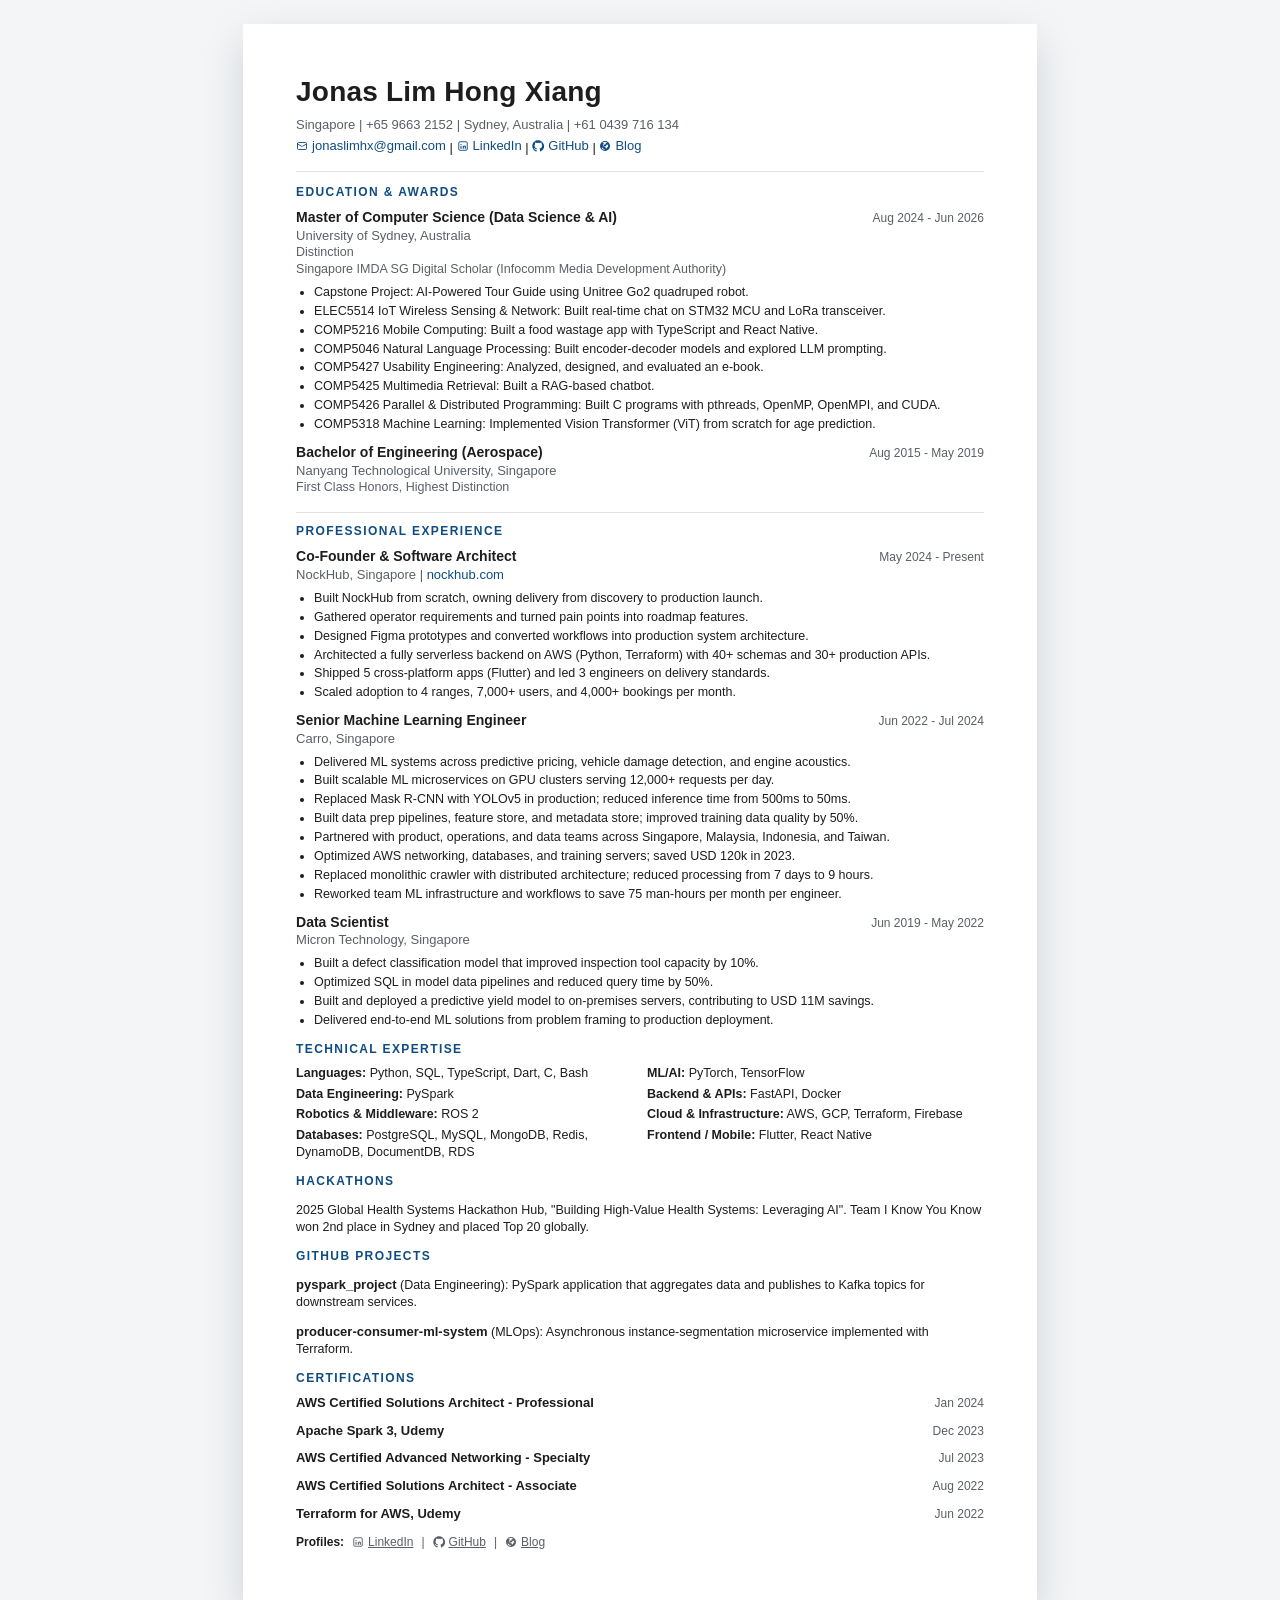
<file: resume/versions/2026-05-17-general.html>
<!doctype html>
<html lang="en">
  <head>
    <meta charset="UTF-8" />
    <meta name="viewport" content="width=device-width, initial-scale=1.0" />
    <title>Jonas Lim Hong Xiang - Resume</title>
    <style>
      :root {
        --ink: #1d1d1f;
        --muted: #5a5f66;
        --line: #dfe3e8;
        --accent: #0f4c81;
        --paper: #ffffff;
        --bg: #f3f5f7;
      }

      * {
        box-sizing: border-box;
      }

      body {
        margin: 0;
        padding: 24px;
        background: var(--bg);
        color: var(--ink);
        font-family: "Avenir Next", "Segoe UI", "Helvetica Neue", Arial, sans-serif;
        line-height: 1.35;
      }

      .page {
        width: 210mm;
        min-height: 297mm;
        margin: 0 auto;
        background: var(--paper);
        padding: 14mm;
        box-shadow: 0 16px 40px rgba(15, 20, 26, 0.14);
      }

      h1 {
        margin: 0;
        font-size: 28px;
        line-height: 1.1;
        letter-spacing: 0.2px;
      }

      .subline {
        margin-top: 8px;
        color: var(--muted);
        font-size: 13px;
      }

      .links {
        margin-top: 4px;
        font-size: 13px;
      }

      .links a {
        color: var(--accent);
        text-decoration: none;
      }

      .contact-link {
        display: inline-flex;
        align-items: center;
        gap: 4px;
      }

      .contact-link .icon {
        width: 12px;
        height: 12px;
        display: inline-block;
        color: currentColor;
      }

      .links a:hover {
        text-decoration: underline;
      }

      hr {
        border: 0;
        border-top: 1px solid var(--line);
        margin: 14px 0 12px;
      }

      section {
        margin-bottom: 12px;
      }

      .section-break {
        margin-top: 16px;
        padding-top: 10px;
        border-top: 1px solid var(--line);
      }

      h2 {
        margin: 0 0 8px;
        color: var(--accent);
        font-size: 12px;
        letter-spacing: 1.4px;
        text-transform: uppercase;
      }

      .entry {
        margin-bottom: 10px;
      }

      .entry-head {
        display: flex;
        justify-content: space-between;
        gap: 12px;
        align-items: baseline;
      }

      .role {
        font-weight: 700;
        font-size: 14px;
      }

      .org {
        color: var(--muted);
        font-weight: 500;
        font-size: 13px;
      }

      .org a {
        color: var(--accent);
        text-decoration: none;
      }

      .org a:hover {
        text-decoration: underline;
      }

      .date {
        font-size: 12px;
        color: var(--muted);
        white-space: nowrap;
      }

      ul {
        margin: 6px 0 0;
        padding-left: 18px;
      }

      li {
        margin: 2px 0;
        font-size: 12.5px;
      }

      .meta {
        font-size: 12.5px;
        color: var(--muted);
      }

      .skills-grid {
        display: grid;
        grid-template-columns: 1fr 1fr;
        gap: 4px 14px;
      }

      .skill-item {
        font-size: 12.5px;
      }

      .skill-item strong {
        font-weight: 700;
      }

      .project {
        margin-bottom: 8px;
        font-size: 12.5px;
      }

      .project strong {
        font-size: 13px;
      }

      .footer-links {
        margin-top: 8px;
        font-size: 12px;
        color: var(--muted);
      }

      .footer-links nav {
        display: flex;
        flex-wrap: wrap;
        align-items: center;
        gap: 8px;
      }

      .footer-label {
        font-weight: 600;
        color: var(--ink);
      }

      .footer-links .contact-link {
        color: var(--muted);
      }

      .certifications .role {
        font-size: 13px;
        font-weight: 600;
      }

      @page {
        size: A4;
        margin: 12mm;
      }

      @media print {
        body {
          background: #fff;
          padding: 0;
        }

        .page {
          width: auto;
          min-height: auto;
          margin: 0;
          padding: 0;
          box-shadow: none;
        }

        section,
        .entry {
          break-inside: avoid;
        }
      }
    </style>
  </head>
  <body>
    <main class="page">
      <header>
        <h1>Jonas Lim Hong Xiang</h1>
        <div class="subline">Singapore | +65 9663 2152 | Sydney, Australia | +61 0439 716 134</div>
        <div class="links">
          <a class="contact-link" href="mailto:jonaslimhx@gmail.com">
            <svg class="icon" viewBox="0 0 24 24" aria-hidden="true">
              <path
                d="M3 7a2 2 0 0 1 2-2h14a2 2 0 0 1 2 2v10a2 2 0 0 1-2 2H5a2 2 0 0 1-2-2V7Zm0 1 8.1 4.6a2 2 0 0 0 1.8 0L21 8"
                fill="none"
                stroke="currentColor"
                stroke-width="1.8"
                stroke-linecap="round"
                stroke-linejoin="round"
              />
            </svg>
            jonaslimhx@gmail.com
          </a>
          |
          <a class="contact-link" href="https://linkedin.com/in/jonaslimhx">
            <svg class="icon" viewBox="0 0 24 24" aria-hidden="true">
              <rect
                x="3.5"
                y="3.5"
                width="17"
                height="17"
                rx="2.5"
                fill="none"
                stroke="currentColor"
                stroke-width="1.8"
              />
              <circle cx="8" cy="9" r="1.2" fill="currentColor" />
              <path
                d="M6.9 11.3h2.2v6.1H6.9zM11.1 11.3h2.1v.9h.1c.3-.6 1-1.1 2-1.1 2.1 0 2.5 1.4 2.5 3.2v3.1h-2.2v-2.8c0-.7 0-1.5-.9-1.5s-1 .7-1 1.5v2.8h-2.2v-6.1z"
                fill="currentColor"
              />
            </svg>
            LinkedIn
          </a>
          |
          <a class="contact-link" href="https://github.com/jonaslinhx">
            <svg class="icon" viewBox="0 0 24 24" aria-hidden="true">
              <path fill="currentColor" d="M12 .5C5.65.5.5 5.7.5 12.1c0 5.1 3.3 9.4 7.9 10.9.6.1.8-.3.8-.6v-2.3c-3.2.7-3.9-1.4-3.9-1.4-.5-1.4-1.3-1.8-1.3-1.8-1.1-.8.1-.8.1-.8 1.2.1 1.9 1.3 1.9 1.3 1.1 1.9 2.9 1.3 3.6 1 .1-.8.4-1.3.7-1.6-2.5-.3-5.2-1.3-5.2-5.7 0-1.3.5-2.3 1.2-3.1-.1-.3-.5-1.5.1-3.1 0 0 1-.3 3.3 1.2a11.4 11.4 0 0 1 6 0c2.3-1.5 3.3-1.2 3.3-1.2.6 1.6.2 2.8.1 3.1.8.8 1.2 1.8 1.2 3.1 0 4.4-2.7 5.4-5.3 5.7.5.4.8 1.1.8 2.2v3.2c0 .3.2.7.8.6a11.6 11.6 0 0 0 7.9-10.9C23.5 5.7 18.3.5 12 .5Z"/>
            </svg>
            GitHub
          </a>
          |
          <a class="contact-link" href="https://jonaslinhx.github.io/profile">
            <svg class="icon" viewBox="0 0 24 24" aria-hidden="true">
              <path fill="currentColor" d="M12 2a10 10 0 1 0 .001 20.001A10 10 0 0 0 12 2Zm0 2c1.9 0 3.6.7 5 1.8h-1.6c-1.4 0-2.6 1.2-2.6 2.6v.6h-1.6a2.4 2.4 0 0 0-2.4 2.4V13h-1V9.9c0-.8.4-1.6 1.1-2l1.2-.8C9 6.8 8.3 6 7.3 6h-1A8 8 0 0 1 12 4Zm0 16a8 8 0 0 1-7.2-4.5h3.6v1.4c0 .9.7 1.6 1.6 1.6h1.6v1.5h.4Zm2-2.5h-.4v-1.4a2.1 2.1 0 0 0-2.1-2.1h-.7v-1.6h2.3a1.6 1.6 0 0 0 1.6-1.6v-.6c0-.3.3-.6.6-.6h3a8 8 0 0 1-4.3 7.9Z"/>
            </svg>
            Blog
          </a>
        </div>
      </header>

      <hr />

      <section>
        <h2>Education & Awards</h2>
        <div class="entry">
          <div class="entry-head">
            <div>
              <div class="role">Master of Computer Science (Data Science & AI)</div>
              <div class="org">University of Sydney, Australia</div>
            </div>
            <div class="date">Aug 2024 - Jun 2026</div>
          </div>
          <div class="meta">Distinction</div>
          <div class="meta">Singapore IMDA SG Digital Scholar (Infocomm Media Development Authority)</div>
          <ul>
            <li>Capstone Project: AI-Powered Tour Guide using Unitree Go2 quadruped robot.</li>
            <li>ELEC5514 IoT Wireless Sensing & Network: Built real-time chat on STM32 MCU and LoRa transceiver.</li>
            <li>COMP5216 Mobile Computing: Built a food wastage app with TypeScript and React Native.</li>
            <li>COMP5046 Natural Language Processing: Built encoder-decoder models and explored LLM prompting.</li>
            <li>COMP5427 Usability Engineering: Analyzed, designed, and evaluated an e-book.</li>
            <li>COMP5425 Multimedia Retrieval: Built a RAG-based chatbot.</li>
            <li>COMP5426 Parallel & Distributed Programming: Built C programs with pthreads, OpenMP, OpenMPI, and CUDA.</li>
            <li>COMP5318 Machine Learning: Implemented Vision Transformer (ViT) from scratch for age prediction.</li>
          </ul>
        </div>

        <div class="entry">
          <div class="entry-head">
            <div>
              <div class="role">Bachelor of Engineering (Aerospace)</div>
              <div class="org">Nanyang Technological University, Singapore</div>
            </div>
            <div class="date">Aug 2015 - May 2019</div>
          </div>
          <div class="meta">First Class Honors, Highest Distinction</div>
        </div>
      </section>

      <section class="section-break">
        <h2>Professional Experience</h2>

        <div class="entry">
          <div class="entry-head">
            <div>
              <div class="role">Co-Founder &amp; Software Architect</div>
              <div class="org">NockHub, Singapore | <a href="https://www.nockhub.com">nockhub.com</a></div>
            </div>
            <div class="date">May 2024 - Present</div>
          </div>
          <ul>
            <li>Built NockHub from scratch, owning delivery from discovery to production launch.</li>
            <li>Gathered operator requirements and turned pain points into roadmap features.</li>
            <li>Designed Figma prototypes and converted workflows into production system architecture.</li>
            <li>Architected a fully serverless backend on AWS (Python, Terraform) with 40+ schemas and 30+ production APIs.</li>
            <li>Shipped 5 cross-platform apps (Flutter) and led 3 engineers on delivery standards.</li>
            <li>Scaled adoption to 4 ranges, 7,000+ users, and 4,000+ bookings per month.</li>
          </ul>
        </div>

        <div class="entry">
          <div class="entry-head">
            <div>
              <div class="role">Senior Machine Learning Engineer</div>
              <div class="org">Carro, Singapore</div>
            </div>
            <div class="date">Jun 2022 - Jul 2024</div>
          </div>
          <ul>
            <li>Delivered ML systems across predictive pricing, vehicle damage detection, and engine acoustics.</li>
            <li>Built scalable ML microservices on GPU clusters serving 12,000+ requests per day.</li>
            <li>Replaced Mask R-CNN with YOLOv5 in production; reduced inference time from 500ms to 50ms.</li>
            <li>Built data prep pipelines, feature store, and metadata store; improved training data quality by 50%.</li>
            <li>Partnered with product, operations, and data teams across Singapore, Malaysia, Indonesia, and Taiwan.</li>
            <li>Optimized AWS networking, databases, and training servers; saved USD 120k in 2023.</li>
            <li>Replaced monolithic crawler with distributed architecture; reduced processing from 7 days to 9 hours.</li>
            <li>Reworked team ML infrastructure and workflows to save 75 man-hours per month per engineer.</li>
          </ul>
        </div>

        <div class="entry">
          <div class="entry-head">
            <div>
              <div class="role">Data Scientist</div>
              <div class="org">Micron Technology, Singapore</div>
            </div>
            <div class="date">Jun 2019 - May 2022</div>
          </div>
          <ul>
            <li>Built a defect classification model that improved inspection tool capacity by 10%.</li>
            <li>Optimized SQL in model data pipelines and reduced query time by 50%.</li>
            <li>Built and deployed a predictive yield model to on-premises servers, contributing to USD 11M savings.</li>
            <li>Delivered end-to-end ML solutions from problem framing to production deployment.</li>
          </ul>
        </div>
      </section>

      <section>
        <h2>Technical Expertise</h2>
        <div class="skills-grid">
          <div class="skill-item"><strong>Languages:</strong> Python, SQL, TypeScript, Dart, C, Bash</div>
          <div class="skill-item"><strong>ML/AI:</strong> PyTorch, TensorFlow</div>
          <div class="skill-item"><strong>Data Engineering:</strong> PySpark</div>
          <div class="skill-item"><strong>Backend & APIs:</strong> FastAPI, Docker</div>
          <div class="skill-item"><strong>Robotics & Middleware:</strong> ROS 2</div>
          <div class="skill-item"><strong>Cloud & Infrastructure:</strong> AWS, GCP, Terraform, Firebase</div>
          <div class="skill-item"><strong>Databases:</strong> PostgreSQL, MySQL, MongoDB, Redis, DynamoDB, DocumentDB, RDS</div>
          <div class="skill-item"><strong>Frontend / Mobile:</strong> Flutter, React Native</div>
        </div>
      </section>

      <section>
        <h2>Hackathons</h2>
        <p class="project">
          2025 Global Health Systems Hackathon Hub, "Building High-Value Health Systems: Leveraging AI". Team I
          Know You Know won 2nd place in Sydney and placed Top 20 globally.
        </p>
      </section>

      <section>
        <h2>GitHub Projects</h2>
        <p class="project">
          <strong>pyspark_project</strong> (Data Engineering): PySpark application that aggregates data and publishes
          to Kafka topics for downstream services.
        </p>
        <p class="project">
          <strong>producer-consumer-ml-system</strong> (MLOps): Asynchronous instance-segmentation microservice
          implemented with Terraform.
        </p>
      </section>

      <section class="certifications">
        <h2>Certifications</h2>
        <div class="entry">
          <div class="entry-head">
            <div class="role">AWS Certified Solutions Architect - Professional</div>
            <div class="date">Jan 2024</div>
          </div>
        </div>
        <div class="entry">
          <div class="entry-head">
            <div class="role">Apache Spark 3, Udemy</div>
            <div class="date">Dec 2023</div>
          </div>
        </div>
        <div class="entry">
          <div class="entry-head">
            <div class="role">AWS Certified Advanced Networking - Specialty</div>
            <div class="date">Jul 2023</div>
          </div>
        </div>
        <div class="entry">
          <div class="entry-head">
            <div class="role">AWS Certified Solutions Architect - Associate</div>
            <div class="date">Aug 2022</div>
          </div>
        </div>
        <div class="entry">
          <div class="entry-head">
            <div class="role">Terraform for AWS, Udemy</div>
            <div class="date">Jun 2022</div>
          </div>
        </div>
      </section>

      <footer class="footer-links">
        <nav aria-label="Online profiles">
          <span class="footer-label">Profiles:</span>
          <a class="contact-link" href="https://linkedin.com/in/jonaslimhx">
            <svg class="icon" viewBox="0 0 24 24" aria-hidden="true">
              <rect
                x="3.5"
                y="3.5"
                width="17"
                height="17"
                rx="2.5"
                fill="none"
                stroke="currentColor"
                stroke-width="1.8"
              />
              <circle cx="8" cy="9" r="1.2" fill="currentColor" />
              <path
                d="M6.9 11.3h2.2v6.1H6.9zM11.1 11.3h2.1v.9h.1c.3-.6 1-1.1 2-1.1 2.1 0 2.5 1.4 2.5 3.2v3.1h-2.2v-2.8c0-.7 0-1.5-.9-1.5s-1 .7-1 1.5v2.8h-2.2v-6.1z"
                fill="currentColor"
              />
            </svg>
            LinkedIn
          </a>
          <span>|</span>
          <a class="contact-link" href="https://github.com/jonaslinhx">
            <svg class="icon" viewBox="0 0 24 24" aria-hidden="true">
              <path fill="currentColor" d="M12 .5C5.65.5.5 5.7.5 12.1c0 5.1 3.3 9.4 7.9 10.9.6.1.8-.3.8-.6v-2.3c-3.2.7-3.9-1.4-3.9-1.4-.5-1.4-1.3-1.8-1.3-1.8-1.1-.8.1-.8.1-.8 1.2.1 1.9 1.3 1.9 1.3 1.1 1.9 2.9 1.3 3.6 1 .1-.8.4-1.3.7-1.6-2.5-.3-5.2-1.3-5.2-5.7 0-1.3.5-2.3 1.2-3.1-.1-.3-.5-1.5.1-3.1 0 0 1-.3 3.3 1.2a11.4 11.4 0 0 1 6 0c2.3-1.5 3.3-1.2 3.3-1.2.6 1.6.2 2.8.1 3.1.8.8 1.2 1.8 1.2 3.1 0 4.4-2.7 5.4-5.3 5.7.5.4.8 1.1.8 2.2v3.2c0 .3.2.7.8.6a11.6 11.6 0 0 0 7.9-10.9C23.5 5.7 18.3.5 12 .5Z"/>
            </svg>
            GitHub
          </a>
          <span>|</span>
          <a class="contact-link" href="https://jonaslinhx.github.io/profile">
            <svg class="icon" viewBox="0 0 24 24" aria-hidden="true">
              <path fill="currentColor" d="M12 2a10 10 0 1 0 .001 20.001A10 10 0 0 0 12 2Zm0 2c1.9 0 3.6.7 5 1.8h-1.6c-1.4 0-2.6 1.2-2.6 2.6v.6h-1.6a2.4 2.4 0 0 0-2.4 2.4V13h-1V9.9c0-.8.4-1.6 1.1-2l1.2-.8C9 6.8 8.3 6 7.3 6h-1A8 8 0 0 1 12 4Zm0 16a8 8 0 0 1-7.2-4.5h3.6v1.4c0 .9.7 1.6 1.6 1.6h1.6v1.5h.4Zm2-2.5h-.4v-1.4a2.1 2.1 0 0 0-2.1-2.1h-.7v-1.6h2.3a1.6 1.6 0 0 0 1.6-1.6v-.6c0-.3.3-.6.6-.6h3a8 8 0 0 1-4.3 7.9Z"/>
            </svg>
            Blog
          </a>
        </nav>
      </footer>
    </main>
  </body>
</html>
</file>
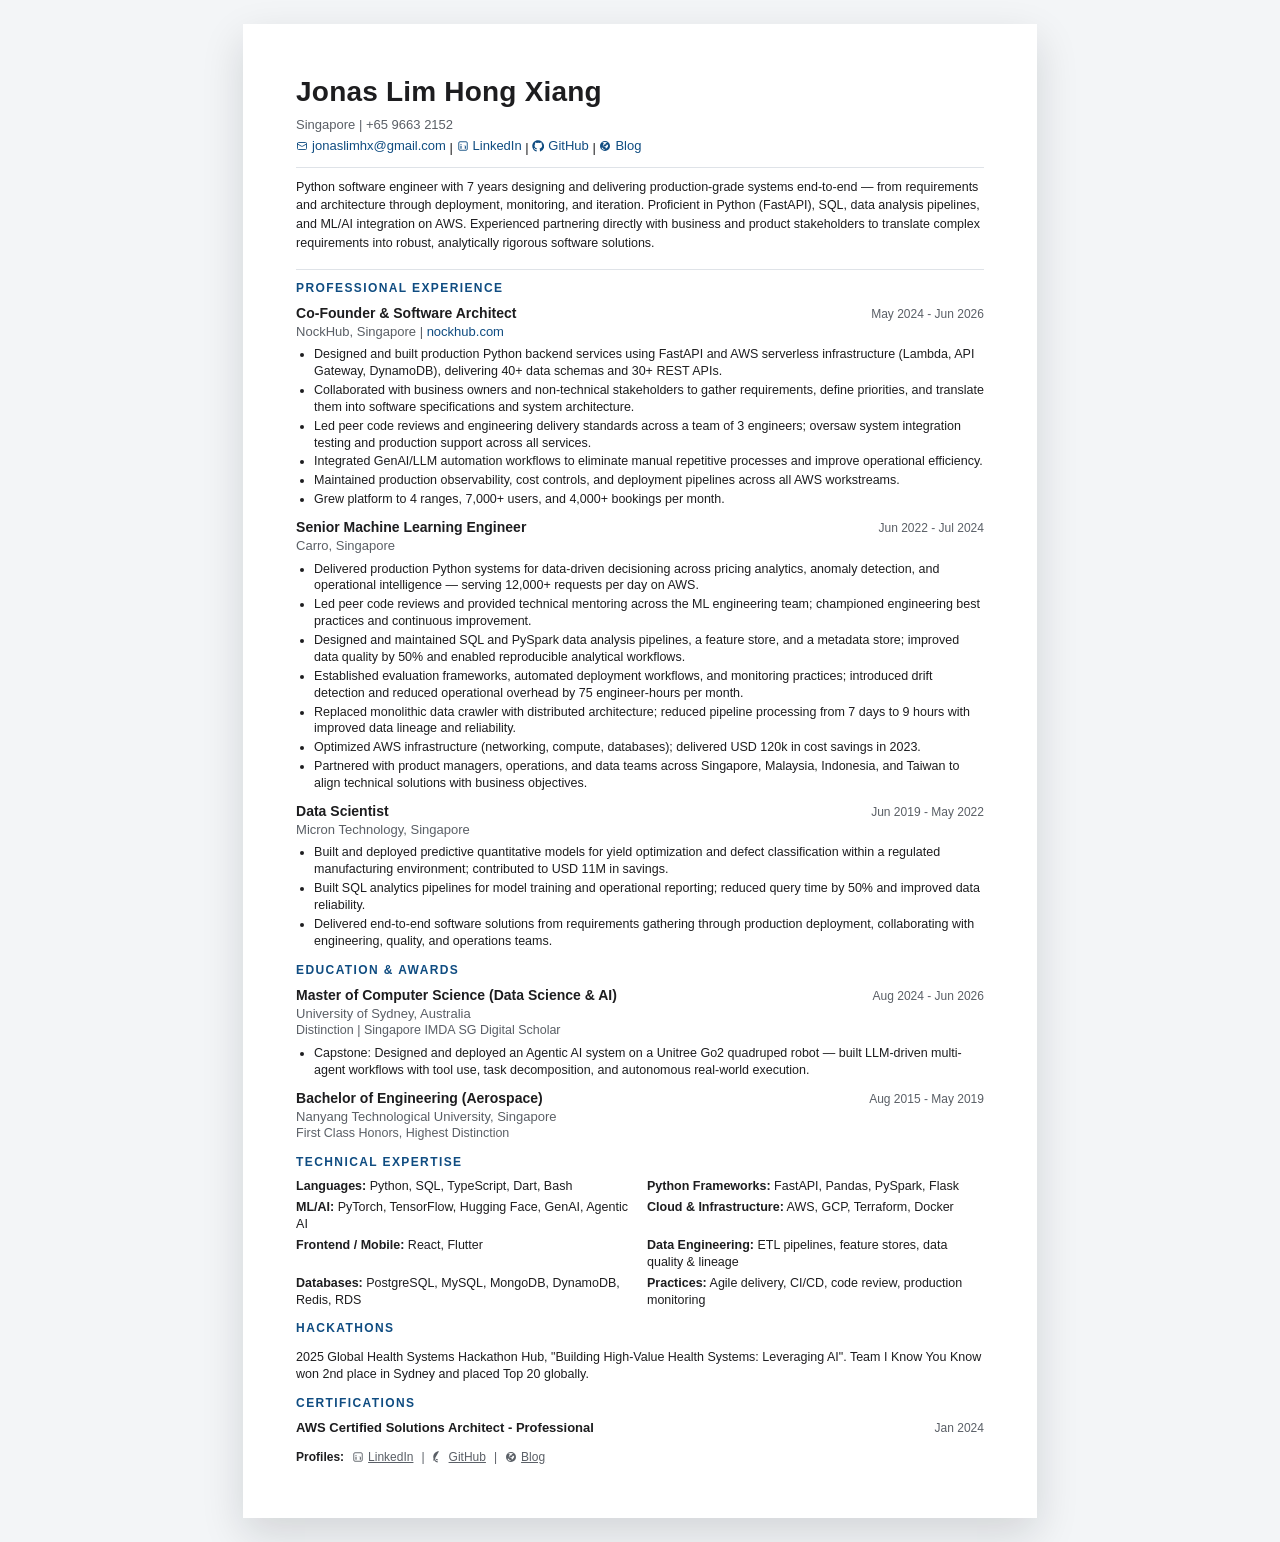
<file: resume/versions/2026-05-17-gic-software-engineer.html>
<!doctype html>
<html lang="en">
  <head>
    <meta charset="UTF-8" />
    <meta name="viewport" content="width=device-width, initial-scale=1.0" />
    <title>Jonas Lim Hong Xiang - Resume</title>
    <style>
      :root {
        --ink: #1d1d1f;
        --muted: #5a5f66;
        --line: #dfe3e8;
        --accent: #0f4c81;
        --paper: #ffffff;
        --bg: #f3f5f7;
      }

      * {
        box-sizing: border-box;
      }

      body {
        margin: 0;
        padding: 24px;
        background: var(--bg);
        color: var(--ink);
        font-family: "Avenir Next", "Segoe UI", "Helvetica Neue", Arial, sans-serif;
        line-height: 1.35;
      }

      .page {
        width: 210mm;
        min-height: 297mm;
        margin: 0 auto;
        background: var(--paper);
        padding: 14mm;
        box-shadow: 0 16px 40px rgba(15, 20, 26, 0.14);
      }

      h1 {
        margin: 0;
        font-size: 28px;
        line-height: 1.1;
        letter-spacing: 0.2px;
      }

      .subline {
        margin-top: 8px;
        color: var(--muted);
        font-size: 13px;
      }

      .links {
        margin-top: 4px;
        font-size: 13px;
      }

      .links a {
        color: var(--accent);
        text-decoration: none;
      }

      .contact-link {
        display: inline-flex;
        align-items: center;
        gap: 4px;
      }

      .contact-link .icon {
        width: 12px;
        height: 12px;
        display: inline-block;
        color: currentColor;
      }

      .links a:hover {
        text-decoration: underline;
      }

      hr {
        border: 0;
        border-top: 1px solid var(--line);
        margin: 14px 0 12px;
      }

      section {
        margin-bottom: 12px;
      }

      .section-break {
        margin-top: 16px;
        padding-top: 10px;
        border-top: 1px solid var(--line);
      }

      h2 {
        margin: 0 0 8px;
        color: var(--accent);
        font-size: 12px;
        letter-spacing: 1.4px;
        text-transform: uppercase;
      }

      .entry {
        margin-bottom: 10px;
      }

      .entry-head {
        display: flex;
        justify-content: space-between;
        gap: 12px;
        align-items: baseline;
      }

      .role {
        font-weight: 700;
        font-size: 14px;
      }

      .org {
        color: var(--muted);
        font-weight: 500;
        font-size: 13px;
      }

      .org a {
        color: var(--accent);
        text-decoration: none;
      }

      .org a:hover {
        text-decoration: underline;
      }

      .date {
        font-size: 12px;
        color: var(--muted);
        white-space: nowrap;
      }

      ul {
        margin: 6px 0 0;
        padding-left: 18px;
      }

      li {
        margin: 2px 0;
        font-size: 12.5px;
      }

      .meta {
        font-size: 12.5px;
        color: var(--muted);
      }

      .skills-grid {
        display: grid;
        grid-template-columns: 1fr 1fr;
        gap: 4px 14px;
      }

      .skill-item {
        font-size: 12.5px;
      }

      .skill-item strong {
        font-weight: 700;
      }

      .project {
        margin-bottom: 8px;
        font-size: 12.5px;
      }

      .footer-links {
        margin-top: 8px;
        font-size: 12px;
        color: var(--muted);
      }

      .footer-links nav {
        display: flex;
        flex-wrap: wrap;
        align-items: center;
        gap: 8px;
      }

      .footer-label {
        font-weight: 600;
        color: var(--ink);
      }

      .footer-links .contact-link {
        color: var(--muted);
      }

      .certifications .role {
        font-size: 13px;
        font-weight: 600;
      }

      .profile-summary {
        font-size: 12.5px;
        line-height: 1.5;
        color: var(--ink);
        margin-top: 10px;
        padding-top: 10px;
        border-top: 1px solid var(--line);
      }

      @page {
        size: A4;
        margin: 12mm;
      }

      @media print {
        body {
          background: #fff;
          padding: 0;
        }

        .page {
          width: auto;
          min-height: auto;
          margin: 0;
          padding: 0;
          box-shadow: none;
        }

        section,
        .entry {
          break-inside: avoid;
        }
      }
    </style>
  </head>
  <body>
    <main class="page">
      <header>
        <h1>Jonas Lim Hong Xiang</h1>
        <div class="subline">Singapore | +65 9663 2152</div>
        <div class="links">
          <a class="contact-link" href="mailto:jonaslimhx@gmail.com">
            <svg class="icon" viewBox="0 0 24 24" aria-hidden="true">
              <path
                d="M3 7a2 2 0 0 1 2-2h14a2 2 0 0 1 2 2v10a2 2 0 0 1-2 2H5a2 2 0 0 1-2-2V7Zm0 1 8.1 4.6a2 2 0 0 0 1.8 0L21 8"
                fill="none"
                stroke="currentColor"
                stroke-width="1.8"
                stroke-linecap="round"
                stroke-linejoin="round"
              />
            </svg>
            jonaslimhx@gmail.com
          </a>
          |
          <a class="contact-link" href="https://linkedin.com/in/jonaslimhx">
            <svg class="icon" viewBox="0 0 24 24" aria-hidden="true">
              <rect x="3.5" y="3.5" width="17" height="17" rx="2.5" fill="none" stroke="currentColor" stroke-width="1.8" />
              <circle cx="8" cy="9" r="1.2" fill="currentColor" />
              <path d="M6.9 11.3h2.2v6.1H6.9zM11.1 11.3h2.1v.9h.1c.3-.6 1-1.1 2-1.1 2.1 0 2.5 1.4 2.5 3.2v3.1h-2.2v-6.1z" fill="currentColor" />
            </svg>
            LinkedIn
          </a>
          |
          <a class="contact-link" href="https://github.com/jonaslinhx">
            <svg class="icon" viewBox="0 0 24 24" aria-hidden="true">
              <path fill="currentColor" d="M12 .5C5.65.5.5 5.7.5 12.1c0 5.1 3.3 9.4 7.9 10.9.6.1.8-.3.8-.6v-2.3c-3.2.7-3.9-1.4-3.9-1.4-.5-1.4-1.3-1.8-1.3-1.8-1.1-.8.1-.8.1-.8 1.2.1 1.9 1.3 1.9 1.3 1.1 1.9 2.9 1.3 3.6 1 .1-.8.4-1.3.7-1.6-2.5-.3-5.2-1.3-5.2-5.7 0-1.3.5-2.3 1.2-3.1-.1-.3-.5-1.5.1-3.1 0 0 1-.3 3.3 1.2a11.4 11.4 0 0 1 6 0c2.3-1.5 3.3-1.2 3.3-1.2.6 1.6.2 2.8.1 3.1.8.8 1.2 1.8 1.2 3.1 0 4.4-2.7 5.4-5.3 5.7.5.4.8 1.1.8 2.2v3.2c0 .3.2.7.8.6a11.6 11.6 0 0 0 7.9-10.9C23.5 5.7 18.3.5 12 .5Z"/>
            </svg>
            GitHub
          </a>
          |
          <a class="contact-link" href="https://jonaslinhx.github.io/profile">
            <svg class="icon" viewBox="0 0 24 24" aria-hidden="true">
              <path fill="currentColor" d="M12 2a10 10 0 1 0 .001 20.001A10 10 0 0 0 12 2Zm0 2c1.9 0 3.6.7 5 1.8h-1.6c-1.4 0-2.6 1.2-2.6 2.6v.6h-1.6a2.4 2.4 0 0 0-2.4 2.4V13h-1V9.9c0-.8.4-1.6 1.1-2l1.2-.8C9 6.8 8.3 6 7.3 6h-1A8 8 0 0 1 12 4Zm0 16a8 8 0 0 1-7.2-4.5h3.6v1.4c0 .9.7 1.6 1.6 1.6h1.6v1.5h.4Zm2-2.5h-.4v-1.4a2.1 2.1 0 0 0-2.1-2.1h-.7v-1.6h2.3a1.6 1.6 0 0 0 1.6-1.6v-.6c0-.3.3-.6.6-.6h3a8 8 0 0 1-4.3 7.9Z"/>
            </svg>
            Blog
          </a>
        </div>
      </header>

      <div class="profile-summary">
        Python software engineer with 7 years designing and delivering production-grade systems end-to-end — from requirements and architecture through deployment, monitoring, and iteration. Proficient in Python (FastAPI), SQL, data analysis pipelines, and ML/AI integration on AWS. Experienced partnering directly with business and product stakeholders to translate complex requirements into robust, analytically rigorous software solutions.
      </div>

      <section class="section-break">
        <h2>Professional Experience</h2>

        <div class="entry">
          <div class="entry-head">
            <div>
              <div class="role">Co-Founder &amp; Software Architect</div>
              <div class="org">NockHub, Singapore | <a href="https://www.nockhub.com">nockhub.com</a></div>
            </div>
            <div class="date">May 2024 - Jun 2026</div>
          </div>
          <ul>
            <li>Designed and built production Python backend services using FastAPI and AWS serverless infrastructure (Lambda, API Gateway, DynamoDB), delivering 40+ data schemas and 30+ REST APIs.</li>
            <li>Collaborated with business owners and non-technical stakeholders to gather requirements, define priorities, and translate them into software specifications and system architecture.</li>
            <li>Led peer code reviews and engineering delivery standards across a team of 3 engineers; oversaw system integration testing and production support across all services.</li>
            <li>Integrated GenAI/LLM automation workflows to eliminate manual repetitive processes and improve operational efficiency.</li>
            <li>Maintained production observability, cost controls, and deployment pipelines across all AWS workstreams.</li>
            <li>Grew platform to 4 ranges, 7,000+ users, and 4,000+ bookings per month.</li>
          </ul>
        </div>

        <div class="entry">
          <div class="entry-head">
            <div>
              <div class="role">Senior Machine Learning Engineer</div>
              <div class="org">Carro, Singapore</div>
            </div>
            <div class="date">Jun 2022 - Jul 2024</div>
          </div>
          <ul>
            <li>Delivered production Python systems for data-driven decisioning across pricing analytics, anomaly detection, and operational intelligence — serving 12,000+ requests per day on AWS.</li>
            <li>Led peer code reviews and provided technical mentoring across the ML engineering team; championed engineering best practices and continuous improvement.</li>
            <li>Designed and maintained SQL and PySpark data analysis pipelines, a feature store, and a metadata store; improved data quality by 50% and enabled reproducible analytical workflows.</li>
            <li>Established evaluation frameworks, automated deployment workflows, and monitoring practices; introduced drift detection and reduced operational overhead by 75 engineer-hours per month.</li>
            <li>Replaced monolithic data crawler with distributed architecture; reduced pipeline processing from 7 days to 9 hours with improved data lineage and reliability.</li>
            <li>Optimized AWS infrastructure (networking, compute, databases); delivered USD 120k in cost savings in 2023.</li>
            <li>Partnered with product managers, operations, and data teams across Singapore, Malaysia, Indonesia, and Taiwan to align technical solutions with business objectives.</li>
          </ul>
        </div>

        <div class="entry">
          <div class="entry-head">
            <div>
              <div class="role">Data Scientist</div>
              <div class="org">Micron Technology, Singapore</div>
            </div>
            <div class="date">Jun 2019 - May 2022</div>
          </div>
          <ul>
            <li>Built and deployed predictive quantitative models for yield optimization and defect classification within a regulated manufacturing environment; contributed to USD 11M in savings.</li>
            <li>Built SQL analytics pipelines for model training and operational reporting; reduced query time by 50% and improved data reliability.</li>
            <li>Delivered end-to-end software solutions from requirements gathering through production deployment, collaborating with engineering, quality, and operations teams.</li>
          </ul>
        </div>
      </section>

      <section>
        <h2>Education & Awards</h2>
        <div class="entry">
          <div class="entry-head">
            <div>
              <div class="role">Master of Computer Science (Data Science & AI)</div>
              <div class="org">University of Sydney, Australia</div>
            </div>
            <div class="date">Aug 2024 - Jun 2026</div>
          </div>
          <div class="meta">Distinction | Singapore IMDA SG Digital Scholar</div>
          <ul>
            <li>Capstone: Designed and deployed an Agentic AI system on a Unitree Go2 quadruped robot — built LLM-driven multi-agent workflows with tool use, task decomposition, and autonomous real-world execution.</li>
          </ul>
        </div>

        <div class="entry">
          <div class="entry-head">
            <div>
              <div class="role">Bachelor of Engineering (Aerospace)</div>
              <div class="org">Nanyang Technological University, Singapore</div>
            </div>
            <div class="date">Aug 2015 - May 2019</div>
          </div>
          <div class="meta">First Class Honors, Highest Distinction</div>
        </div>
      </section>

      <section>
        <h2>Technical Expertise</h2>
        <div class="skills-grid">
          <div class="skill-item"><strong>Languages:</strong> Python, SQL, TypeScript, Dart, Bash</div>
          <div class="skill-item"><strong>Python Frameworks:</strong> FastAPI, Pandas, PySpark, Flask</div>
          <div class="skill-item"><strong>ML/AI:</strong> PyTorch, TensorFlow, Hugging Face, GenAI, Agentic AI</div>
          <div class="skill-item"><strong>Cloud & Infrastructure:</strong> AWS, GCP, Terraform, Docker</div>
          <div class="skill-item"><strong>Frontend / Mobile:</strong> React, Flutter</div>
          <div class="skill-item"><strong>Data Engineering:</strong> ETL pipelines, feature stores, data quality & lineage</div>
          <div class="skill-item"><strong>Databases:</strong> PostgreSQL, MySQL, MongoDB, DynamoDB, Redis, RDS</div>
          <div class="skill-item"><strong>Practices:</strong> Agile delivery, CI/CD, code review, production monitoring</div>
        </div>
      </section>

      <section>
        <h2>Hackathons</h2>
        <p class="project">
          2025 Global Health Systems Hackathon Hub, "Building High-Value Health Systems: Leveraging AI". Team I Know You Know won 2nd place in Sydney and placed Top 20 globally.
        </p>
      </section>

      <section class="certifications">
        <h2>Certifications</h2>
        <div class="entry">
          <div class="entry-head">
            <div class="role">AWS Certified Solutions Architect - Professional</div>
            <div class="date">Jan 2024</div>
          </div>
        </div>
      </section>

      <footer class="footer-links">
        <nav aria-label="Online profiles">
          <span class="footer-label">Profiles:</span>
          <a class="contact-link" href="https://linkedin.com/in/jonaslimhx">
            <svg class="icon" viewBox="0 0 24 24" aria-hidden="true">
              <rect x="3.5" y="3.5" width="17" height="17" rx="2.5" fill="none" stroke="currentColor" stroke-width="1.8" />
              <circle cx="8" cy="9" r="1.2" fill="currentColor" />
              <path d="M6.9 11.3h2.2v6.1H6.9zM11.1 11.3h2.1v.9h.1c.3-.6 1-1.1 2-1.1 2.1 0 2.5 1.4 2.5 3.2v3.1h-2.2v-6.1z" fill="currentColor" />
            </svg>
            LinkedIn
          </a>
          <span>|</span>
          <a class="contact-link" href="https://github.com/jonaslinhx">
            <svg class="icon" viewBox="0 0 24 24" aria-hidden="true">
              <path fill="currentColor" d="M12 .5C5.65.5.5 5.7.5 12.1c0 5.1 3.3 9.4 7.9 10.9.6.1.8-.3.8-.6v-2.3c-3.2.7-3.9-1.4-3.9-1.4-.5-1.4-1.3-1.8-1.3-1.8-1.1-.8.1-.8.1-.8 1.2.1 1.9 1.3 1.9 1.3 1.1 1.9 2.9 1.3 3.6 1 .1-.8.4-1.3.7-1.6-2.5-.3-5.2-1.3-5.2-1.3-5.7 0-1.3.5-2.3 1.2-3.1-.1-.3-.5-1.5.1-3.1 0 0 1-.3 3.3 1.2a11.4 11.4 0 0 1 6 0c2.3-1.5 3.3-1.2 3.3-1.2.6 1.6.2 2.8.1 3.1.8.8 1.2 1.8 1.2 3.1 0 4.4-2.7 5.4-5.3 5.7.5.4.8 1.1.8 2.2v3.2c0 .3.2.7.8.6a11.6 11.6 0 0 0 7.9-10.9C23.5 5.7 18.3.5 12 .5Z"/>
            </svg>
            GitHub
          </a>
          <span>|</span>
          <a class="contact-link" href="https://jonaslinhx.github.io/profile">
            <svg class="icon" viewBox="0 0 24 24" aria-hidden="true">
              <path fill="currentColor" d="M12 2a10 10 0 1 0 .001 20.001A10 10 0 0 0 12 2Zm0 2c1.9 0 3.6.7 5 1.8h-1.6c-1.4 0-2.6 1.2-2.6 2.6v.6h-1.6a2.4 2.4 0 0 0-2.4 2.4V13h-1V9.9c0-.8.4-1.6 1.1-2l1.2-.8C9 6.8 8.3 6 7.3 6h-1A8 8 0 0 1 12 4Zm0 16a8 8 0 0 1-7.2-4.5h3.6v1.4c0 .9.7 1.6 1.6 1.6h1.6v1.5h.4Zm2-2.5h-.4v-1.4a2.1 2.1 0 0 0-2.1-2.1h-.7v-1.6h2.3a1.6 1.6 0 0 0 1.6-1.6v-.6c0-.3.3-.6.6-.6h3a8 8 0 0 1-4.3 7.9Z"/>
            </svg>
            Blog
          </a>
        </nav>
      </footer>
    </main>
  </body>
</html>
</file>
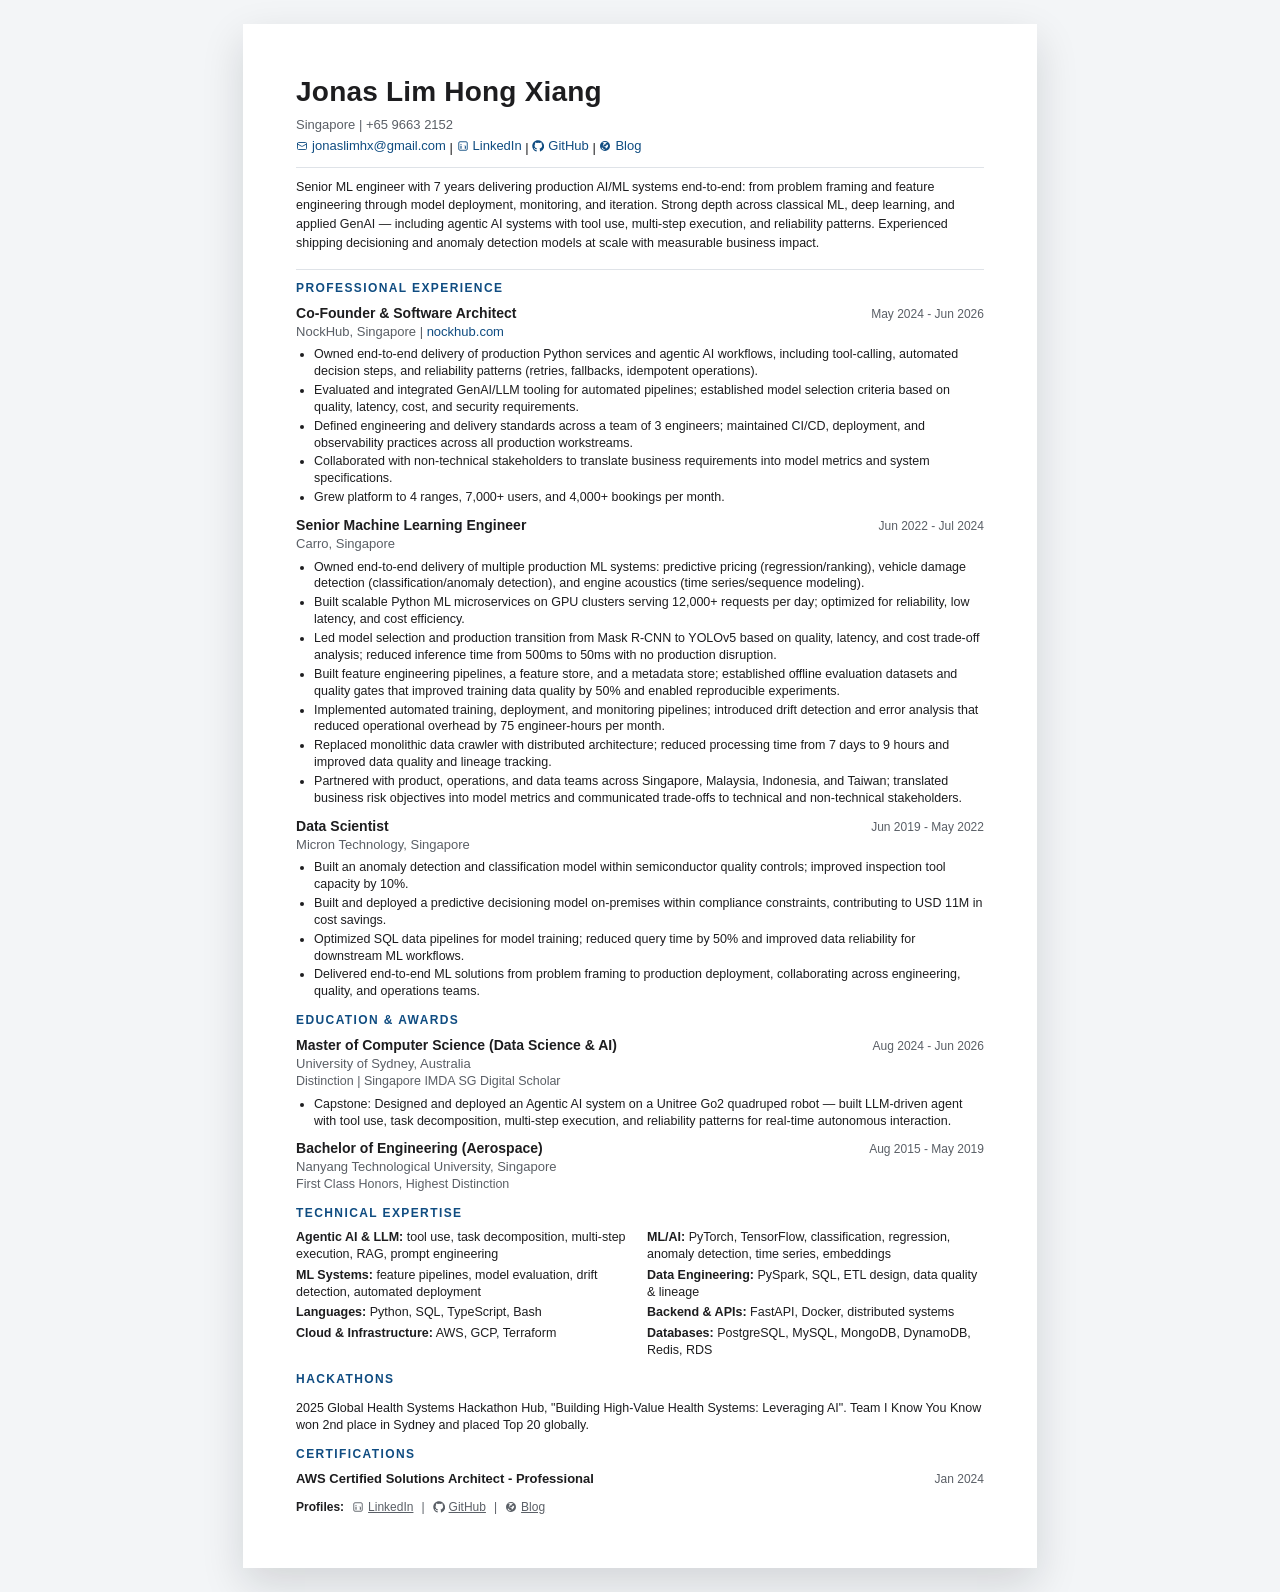
<file: resume/versions/2026-05-17-paypal-senior-ml-engineer.html>
<!doctype html>
<html lang="en">
  <head>
    <meta charset="UTF-8" />
    <meta name="viewport" content="width=device-width, initial-scale=1.0" />
    <title>Jonas Lim Hong Xiang - Resume</title>
    <style>
      :root {
        --ink: #1d1d1f;
        --muted: #5a5f66;
        --line: #dfe3e8;
        --accent: #0f4c81;
        --paper: #ffffff;
        --bg: #f3f5f7;
      }

      * {
        box-sizing: border-box;
      }

      body {
        margin: 0;
        padding: 24px;
        background: var(--bg);
        color: var(--ink);
        font-family: "Avenir Next", "Segoe UI", "Helvetica Neue", Arial, sans-serif;
        line-height: 1.35;
      }

      .page {
        width: 210mm;
        min-height: 297mm;
        margin: 0 auto;
        background: var(--paper);
        padding: 14mm;
        box-shadow: 0 16px 40px rgba(15, 20, 26, 0.14);
      }

      h1 {
        margin: 0;
        font-size: 28px;
        line-height: 1.1;
        letter-spacing: 0.2px;
      }

      .subline {
        margin-top: 8px;
        color: var(--muted);
        font-size: 13px;
      }

      .links {
        margin-top: 4px;
        font-size: 13px;
      }

      .links a {
        color: var(--accent);
        text-decoration: none;
      }

      .contact-link {
        display: inline-flex;
        align-items: center;
        gap: 4px;
      }

      .contact-link .icon {
        width: 12px;
        height: 12px;
        display: inline-block;
        color: currentColor;
      }

      .links a:hover {
        text-decoration: underline;
      }

      hr {
        border: 0;
        border-top: 1px solid var(--line);
        margin: 14px 0 12px;
      }

      section {
        margin-bottom: 12px;
      }

      .section-break {
        margin-top: 16px;
        padding-top: 10px;
        border-top: 1px solid var(--line);
      }

      h2 {
        margin: 0 0 8px;
        color: var(--accent);
        font-size: 12px;
        letter-spacing: 1.4px;
        text-transform: uppercase;
      }

      .entry {
        margin-bottom: 10px;
      }

      .entry-head {
        display: flex;
        justify-content: space-between;
        gap: 12px;
        align-items: baseline;
      }

      .role {
        font-weight: 700;
        font-size: 14px;
      }

      .org {
        color: var(--muted);
        font-weight: 500;
        font-size: 13px;
      }

      .org a {
        color: var(--accent);
        text-decoration: none;
      }

      .org a:hover {
        text-decoration: underline;
      }

      .date {
        font-size: 12px;
        color: var(--muted);
        white-space: nowrap;
      }

      ul {
        margin: 6px 0 0;
        padding-left: 18px;
      }

      li {
        margin: 2px 0;
        font-size: 12.5px;
      }

      .meta {
        font-size: 12.5px;
        color: var(--muted);
      }

      .skills-grid {
        display: grid;
        grid-template-columns: 1fr 1fr;
        gap: 4px 14px;
      }

      .skill-item {
        font-size: 12.5px;
      }

      .skill-item strong {
        font-weight: 700;
      }

      .project {
        margin-bottom: 8px;
        font-size: 12.5px;
      }

      .footer-links {
        margin-top: 8px;
        font-size: 12px;
        color: var(--muted);
      }

      .footer-links nav {
        display: flex;
        flex-wrap: wrap;
        align-items: center;
        gap: 8px;
      }

      .footer-label {
        font-weight: 600;
        color: var(--ink);
      }

      .footer-links .contact-link {
        color: var(--muted);
      }

      .certifications .role {
        font-size: 13px;
        font-weight: 600;
      }

      .profile-summary {
        font-size: 12.5px;
        line-height: 1.5;
        color: var(--ink);
        margin-top: 10px;
        padding-top: 10px;
        border-top: 1px solid var(--line);
      }

      @page {
        size: A4;
        margin: 12mm;
      }

      @media print {
        body {
          background: #fff;
          padding: 0;
        }

        .page {
          width: auto;
          min-height: auto;
          margin: 0;
          padding: 0;
          box-shadow: none;
        }

        section,
        .entry {
          break-inside: avoid;
        }
      }
    </style>
  </head>
  <body>
    <main class="page">
      <header>
        <h1>Jonas Lim Hong Xiang</h1>
        <div class="subline">Singapore | +65 9663 2152</div>
        <div class="links">
          <a class="contact-link" href="mailto:jonaslimhx@gmail.com">
            <svg class="icon" viewBox="0 0 24 24" aria-hidden="true">
              <path
                d="M3 7a2 2 0 0 1 2-2h14a2 2 0 0 1 2 2v10a2 2 0 0 1-2 2H5a2 2 0 0 1-2-2V7Zm0 1 8.1 4.6a2 2 0 0 0 1.8 0L21 8"
                fill="none"
                stroke="currentColor"
                stroke-width="1.8"
                stroke-linecap="round"
                stroke-linejoin="round"
              />
            </svg>
            jonaslimhx@gmail.com
          </a>
          |
          <a class="contact-link" href="https://linkedin.com/in/jonaslimhx">
            <svg class="icon" viewBox="0 0 24 24" aria-hidden="true">
              <rect x="3.5" y="3.5" width="17" height="17" rx="2.5" fill="none" stroke="currentColor" stroke-width="1.8" />
              <circle cx="8" cy="9" r="1.2" fill="currentColor" />
              <path d="M6.9 11.3h2.2v6.1H6.9zM11.1 11.3h2.1v.9h.1c.3-.6 1-1.1 2-1.1 2.1 0 2.5 1.4 2.5 3.2v3.1h-2.2v-6.1z" fill="currentColor" />
            </svg>
            LinkedIn
          </a>
          |
          <a class="contact-link" href="https://github.com/jonaslinhx">
            <svg class="icon" viewBox="0 0 24 24" aria-hidden="true">
              <path fill="currentColor" d="M12 .5C5.65.5.5 5.7.5 12.1c0 5.1 3.3 9.4 7.9 10.9.6.1.8-.3.8-.6v-2.3c-3.2.7-3.9-1.4-3.9-1.4-.5-1.4-1.3-1.8-1.3-1.8-1.1-.8.1-.8.1-.8 1.2.1 1.9 1.3 1.9 1.3 1.1 1.9 2.9 1.3 3.6 1 .1-.8.4-1.3.7-1.6-2.5-.3-5.2-1.3-5.2-5.7 0-1.3.5-2.3 1.2-3.1-.1-.3-.5-1.5.1-3.1 0 0 1-.3 3.3 1.2a11.4 11.4 0 0 1 6 0c2.3-1.5 3.3-1.2 3.3-1.2.6 1.6.2 2.8.1 3.1.8.8 1.2 1.8 1.2 3.1 0 4.4-2.7 5.4-5.3 5.7.5.4.8 1.1.8 2.2v3.2c0 .3.2.7.8.6a11.6 11.6 0 0 0 7.9-10.9C23.5 5.7 18.3.5 12 .5Z"/>
            </svg>
            GitHub
          </a>
          |
          <a class="contact-link" href="https://jonaslinhx.github.io/profile">
            <svg class="icon" viewBox="0 0 24 24" aria-hidden="true">
              <path fill="currentColor" d="M12 2a10 10 0 1 0 .001 20.001A10 10 0 0 0 12 2Zm0 2c1.9 0 3.6.7 5 1.8h-1.6c-1.4 0-2.6 1.2-2.6 2.6v.6h-1.6a2.4 2.4 0 0 0-2.4 2.4V13h-1V9.9c0-.8.4-1.6 1.1-2l1.2-.8C9 6.8 8.3 6 7.3 6h-1A8 8 0 0 1 12 4Zm0 16a8 8 0 0 1-7.2-4.5h3.6v1.4c0 .9.7 1.6 1.6 1.6h1.6v1.5h.4Zm2-2.5h-.4v-1.4a2.1 2.1 0 0 0-2.1-2.1h-.7v-1.6h2.3a1.6 1.6 0 0 0 1.6-1.6v-.6c0-.3.3-.6.6-.6h3a8 8 0 0 1-4.3 7.9Z"/>
            </svg>
            Blog
          </a>
        </div>
      </header>

      <div class="profile-summary">
        Senior ML engineer with 7 years delivering production AI/ML systems end-to-end: from problem framing and feature engineering through model deployment, monitoring, and iteration. Strong depth across classical ML, deep learning, and applied GenAI — including agentic AI systems with tool use, multi-step execution, and reliability patterns. Experienced shipping decisioning and anomaly detection models at scale with measurable business impact.
      </div>

      <section class="section-break">
        <h2>Professional Experience</h2>

        <div class="entry">
          <div class="entry-head">
            <div>
              <div class="role">Co-Founder &amp; Software Architect</div>
              <div class="org">NockHub, Singapore | <a href="https://www.nockhub.com">nockhub.com</a></div>
            </div>
            <div class="date">May 2024 - Jun 2026</div>
          </div>
          <ul>
            <li>Owned end-to-end delivery of production Python services and agentic AI workflows, including tool-calling, automated decision steps, and reliability patterns (retries, fallbacks, idempotent operations).</li>
            <li>Evaluated and integrated GenAI/LLM tooling for automated pipelines; established model selection criteria based on quality, latency, cost, and security requirements.</li>
            <li>Defined engineering and delivery standards across a team of 3 engineers; maintained CI/CD, deployment, and observability practices across all production workstreams.</li>
            <li>Collaborated with non-technical stakeholders to translate business requirements into model metrics and system specifications.</li>
            <li>Grew platform to 4 ranges, 7,000+ users, and 4,000+ bookings per month.</li>
          </ul>
        </div>

        <div class="entry">
          <div class="entry-head">
            <div>
              <div class="role">Senior Machine Learning Engineer</div>
              <div class="org">Carro, Singapore</div>
            </div>
            <div class="date">Jun 2022 - Jul 2024</div>
          </div>
          <ul>
            <li>Owned end-to-end delivery of multiple production ML systems: predictive pricing (regression/ranking), vehicle damage detection (classification/anomaly detection), and engine acoustics (time series/sequence modeling).</li>
            <li>Built scalable Python ML microservices on GPU clusters serving 12,000+ requests per day; optimized for reliability, low latency, and cost efficiency.</li>
            <li>Led model selection and production transition from Mask R-CNN to YOLOv5 based on quality, latency, and cost trade-off analysis; reduced inference time from 500ms to 50ms with no production disruption.</li>
            <li>Built feature engineering pipelines, a feature store, and a metadata store; established offline evaluation datasets and quality gates that improved training data quality by 50% and enabled reproducible experiments.</li>
            <li>Implemented automated training, deployment, and monitoring pipelines; introduced drift detection and error analysis that reduced operational overhead by 75 engineer-hours per month.</li>
            <li>Replaced monolithic data crawler with distributed architecture; reduced processing time from 7 days to 9 hours and improved data quality and lineage tracking.</li>
            <li>Partnered with product, operations, and data teams across Singapore, Malaysia, Indonesia, and Taiwan; translated business risk objectives into model metrics and communicated trade-offs to technical and non-technical stakeholders.</li>
          </ul>
        </div>

        <div class="entry">
          <div class="entry-head">
            <div>
              <div class="role">Data Scientist</div>
              <div class="org">Micron Technology, Singapore</div>
            </div>
            <div class="date">Jun 2019 - May 2022</div>
          </div>
          <ul>
            <li>Built an anomaly detection and classification model within semiconductor quality controls; improved inspection tool capacity by 10%.</li>
            <li>Built and deployed a predictive decisioning model on-premises within compliance constraints, contributing to USD 11M in cost savings.</li>
            <li>Optimized SQL data pipelines for model training; reduced query time by 50% and improved data reliability for downstream ML workflows.</li>
            <li>Delivered end-to-end ML solutions from problem framing to production deployment, collaborating across engineering, quality, and operations teams.</li>
          </ul>
        </div>
      </section>

      <section>
        <h2>Education & Awards</h2>
        <div class="entry">
          <div class="entry-head">
            <div>
              <div class="role">Master of Computer Science (Data Science & AI)</div>
              <div class="org">University of Sydney, Australia</div>
            </div>
            <div class="date">Aug 2024 - Jun 2026</div>
          </div>
          <div class="meta">Distinction | Singapore IMDA SG Digital Scholar</div>
          <ul>
            <li>Capstone: Designed and deployed an Agentic AI system on a Unitree Go2 quadruped robot — built LLM-driven agent with tool use, task decomposition, multi-step execution, and reliability patterns for real-time autonomous interaction.</li>
          </ul>
        </div>

        <div class="entry">
          <div class="entry-head">
            <div>
              <div class="role">Bachelor of Engineering (Aerospace)</div>
              <div class="org">Nanyang Technological University, Singapore</div>
            </div>
            <div class="date">Aug 2015 - May 2019</div>
          </div>
          <div class="meta">First Class Honors, Highest Distinction</div>
        </div>
      </section>

      <section>
        <h2>Technical Expertise</h2>
        <div class="skills-grid">
          <div class="skill-item"><strong>Agentic AI & LLM:</strong> tool use, task decomposition, multi-step execution, RAG, prompt engineering</div>
          <div class="skill-item"><strong>ML/AI:</strong> PyTorch, TensorFlow, classification, regression, anomaly detection, time series, embeddings</div>
          <div class="skill-item"><strong>ML Systems:</strong> feature pipelines, model evaluation, drift detection, automated deployment</div>
          <div class="skill-item"><strong>Data Engineering:</strong> PySpark, SQL, ETL design, data quality & lineage</div>
          <div class="skill-item"><strong>Languages:</strong> Python, SQL, TypeScript, Bash</div>
          <div class="skill-item"><strong>Backend & APIs:</strong> FastAPI, Docker, distributed systems</div>
          <div class="skill-item"><strong>Cloud & Infrastructure:</strong> AWS, GCP, Terraform</div>
          <div class="skill-item"><strong>Databases:</strong> PostgreSQL, MySQL, MongoDB, DynamoDB, Redis, RDS</div>
        </div>
      </section>

      <section>
        <h2>Hackathons</h2>
        <p class="project">
          2025 Global Health Systems Hackathon Hub, "Building High-Value Health Systems: Leveraging AI". Team I Know You Know won 2nd place in Sydney and placed Top 20 globally.
        </p>
      </section>

      <section class="certifications">
        <h2>Certifications</h2>
        <div class="entry">
          <div class="entry-head">
            <div class="role">AWS Certified Solutions Architect - Professional</div>
            <div class="date">Jan 2024</div>
          </div>
        </div>
      </section>

      <footer class="footer-links">
        <nav aria-label="Online profiles">
          <span class="footer-label">Profiles:</span>
          <a class="contact-link" href="https://linkedin.com/in/jonaslimhx">
            <svg class="icon" viewBox="0 0 24 24" aria-hidden="true">
              <rect x="3.5" y="3.5" width="17" height="17" rx="2.5" fill="none" stroke="currentColor" stroke-width="1.8" />
              <circle cx="8" cy="9" r="1.2" fill="currentColor" />
              <path d="M6.9 11.3h2.2v6.1H6.9zM11.1 11.3h2.1v.9h.1c.3-.6 1-1.1 2-1.1 2.1 0 2.5 1.4 2.5 3.2v3.1h-2.2v-6.1z" fill="currentColor" />
            </svg>
            LinkedIn
          </a>
          <span>|</span>
          <a class="contact-link" href="https://github.com/jonaslinhx">
            <svg class="icon" viewBox="0 0 24 24" aria-hidden="true">
              <path fill="currentColor" d="M12 .5C5.65.5.5 5.7.5 12.1c0 5.1 3.3 9.4 7.9 10.9.6.1.8-.3.8-.6v-2.3c-3.2.7-3.9-1.4-3.9-1.4-.5-1.4-1.3-1.8-1.3-1.8-1.1-.8.1-.8.1-.8 1.2.1 1.9 1.3 1.9 1.3 1.1 1.9 2.9 1.3 3.6 1 .1-.8.4-1.3.7-1.6-2.5-.3-5.2-1.3-5.2-5.7 0-1.3.5-2.3 1.2-3.1-.1-.3-.5-1.5.1-3.1 0 0 1-.3 3.3 1.2a11.4 11.4 0 0 1 6 0c2.3-1.5 3.3-1.2 3.3-1.2.6 1.6.2 2.8.1 3.1.8.8 1.2 1.8 1.2 3.1 0 4.4-2.7 5.4-5.3 5.7.5.4.8 1.1.8 2.2v3.2c0 .3.2.7.8.6a11.6 11.6 0 0 0 7.9-10.9C23.5 5.7 18.3.5 12 .5Z"/>
            </svg>
            GitHub
          </a>
          <span>|</span>
          <a class="contact-link" href="https://jonaslinhx.github.io/profile">
            <svg class="icon" viewBox="0 0 24 24" aria-hidden="true">
              <path fill="currentColor" d="M12 2a10 10 0 1 0 .001 20.001A10 10 0 0 0 12 2Zm0 2c1.9 0 3.6.7 5 1.8h-1.6c-1.4 0-2.6 1.2-2.6 2.6v.6h-1.6a2.4 2.4 0 0 0-2.4 2.4V13h-1V9.9c0-.8.4-1.6 1.1-2l1.2-.8C9 6.8 8.3 6 7.3 6h-1A8 8 0 0 1 12 4Zm0 16a8 8 0 0 1-7.2-4.5h3.6v1.4c0 .9.7 1.6 1.6 1.6h1.6v1.5h.4Zm2-2.5h-.4v-1.4a2.1 2.1 0 0 0-2.1-2.1h-.7v-1.6h2.3a1.6 1.6 0 0 0 1.6-1.6v-.6c0-.3.3-.6.6-.6h3a8 8 0 0 1-4.3 7.9Z"/>
            </svg>
            Blog
          </a>
        </nav>
      </footer>
    </main>
  </body>
</html>
</file>
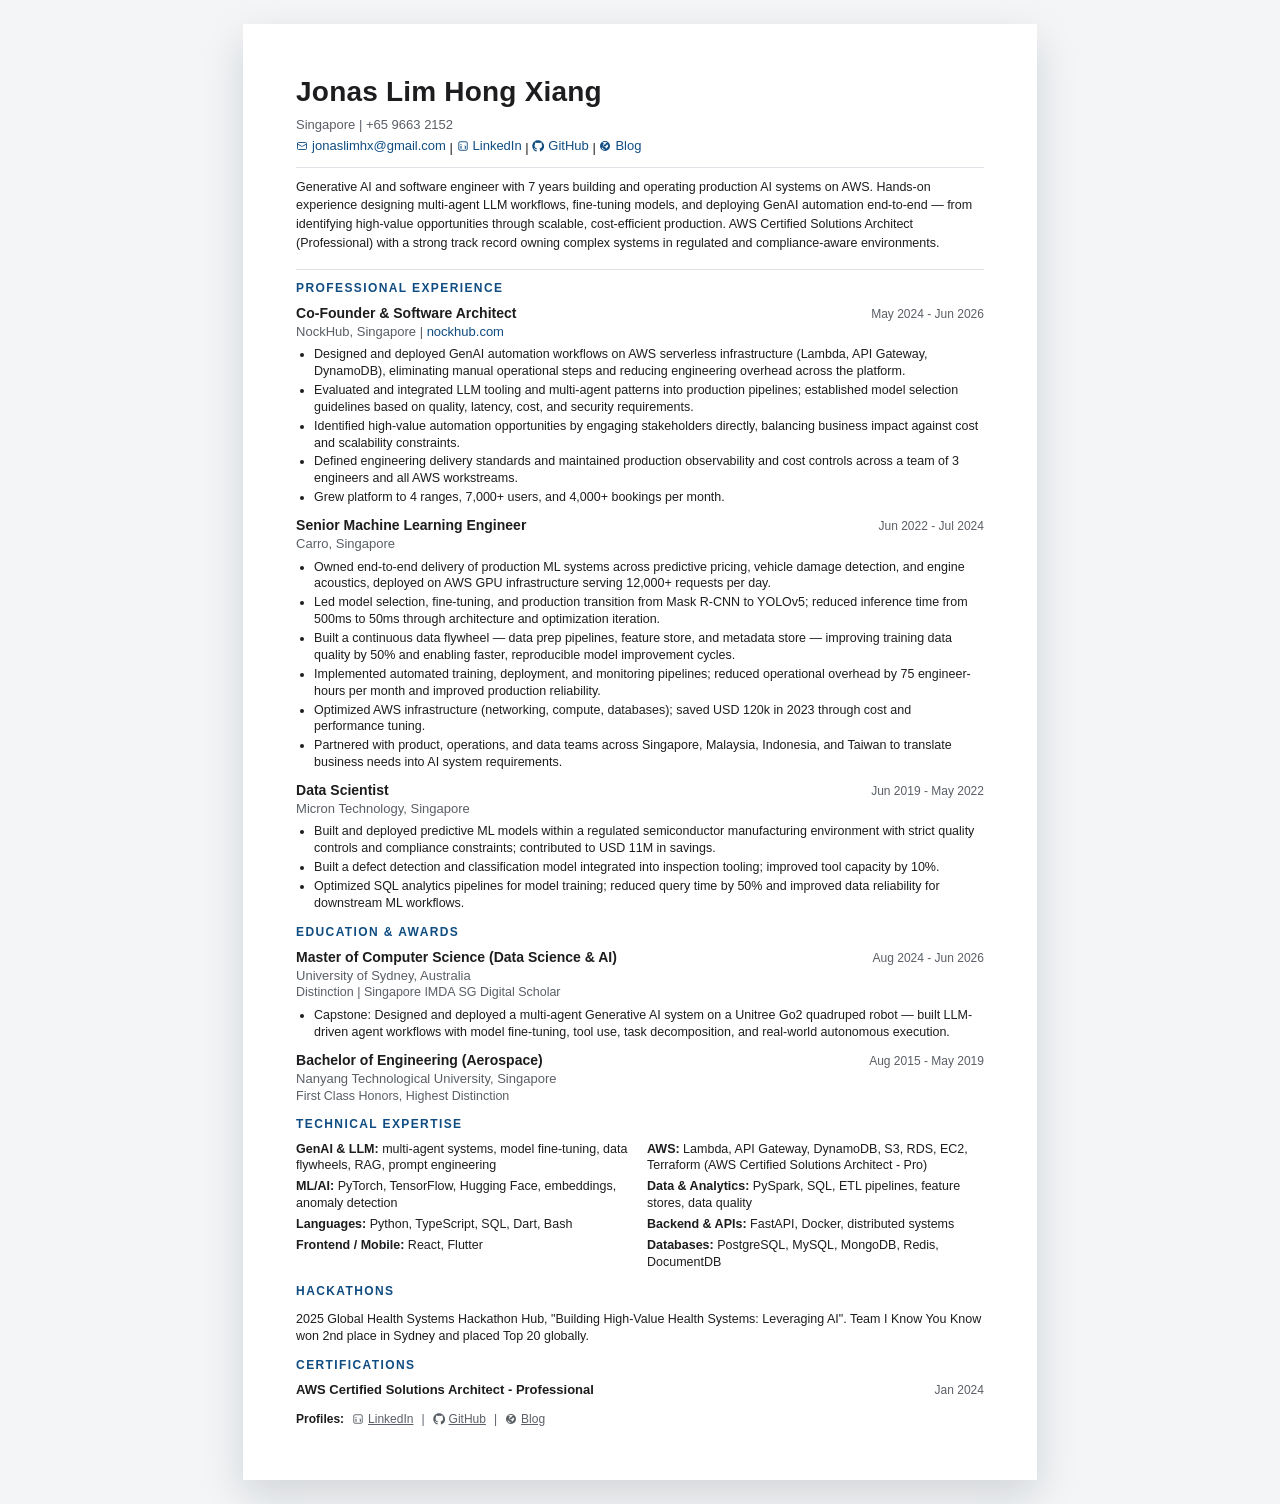
<file: resume/versions/2026-05-17-resmed-genai-engineer.html>
<!doctype html>
<html lang="en">
  <head>
    <meta charset="UTF-8" />
    <meta name="viewport" content="width=device-width, initial-scale=1.0" />
    <title>Jonas Lim Hong Xiang - Resume</title>
    <style>
      :root {
        --ink: #1d1d1f;
        --muted: #5a5f66;
        --line: #dfe3e8;
        --accent: #0f4c81;
        --paper: #ffffff;
        --bg: #f3f5f7;
      }

      * {
        box-sizing: border-box;
      }

      body {
        margin: 0;
        padding: 24px;
        background: var(--bg);
        color: var(--ink);
        font-family: "Avenir Next", "Segoe UI", "Helvetica Neue", Arial, sans-serif;
        line-height: 1.35;
      }

      .page {
        width: 210mm;
        min-height: 297mm;
        margin: 0 auto;
        background: var(--paper);
        padding: 14mm;
        box-shadow: 0 16px 40px rgba(15, 20, 26, 0.14);
      }

      h1 {
        margin: 0;
        font-size: 28px;
        line-height: 1.1;
        letter-spacing: 0.2px;
      }

      .subline {
        margin-top: 8px;
        color: var(--muted);
        font-size: 13px;
      }

      .links {
        margin-top: 4px;
        font-size: 13px;
      }

      .links a {
        color: var(--accent);
        text-decoration: none;
      }

      .contact-link {
        display: inline-flex;
        align-items: center;
        gap: 4px;
      }

      .contact-link .icon {
        width: 12px;
        height: 12px;
        display: inline-block;
        color: currentColor;
      }

      .links a:hover {
        text-decoration: underline;
      }

      hr {
        border: 0;
        border-top: 1px solid var(--line);
        margin: 14px 0 12px;
      }

      section {
        margin-bottom: 12px;
      }

      .section-break {
        margin-top: 16px;
        padding-top: 10px;
        border-top: 1px solid var(--line);
      }

      h2 {
        margin: 0 0 8px;
        color: var(--accent);
        font-size: 12px;
        letter-spacing: 1.4px;
        text-transform: uppercase;
      }

      .entry {
        margin-bottom: 10px;
      }

      .entry-head {
        display: flex;
        justify-content: space-between;
        gap: 12px;
        align-items: baseline;
      }

      .role {
        font-weight: 700;
        font-size: 14px;
      }

      .org {
        color: var(--muted);
        font-weight: 500;
        font-size: 13px;
      }

      .org a {
        color: var(--accent);
        text-decoration: none;
      }

      .org a:hover {
        text-decoration: underline;
      }

      .date {
        font-size: 12px;
        color: var(--muted);
        white-space: nowrap;
      }

      ul {
        margin: 6px 0 0;
        padding-left: 18px;
      }

      li {
        margin: 2px 0;
        font-size: 12.5px;
      }

      .meta {
        font-size: 12.5px;
        color: var(--muted);
      }

      .skills-grid {
        display: grid;
        grid-template-columns: 1fr 1fr;
        gap: 4px 14px;
      }

      .skill-item {
        font-size: 12.5px;
      }

      .skill-item strong {
        font-weight: 700;
      }

      .project {
        margin-bottom: 8px;
        font-size: 12.5px;
      }

      .footer-links {
        margin-top: 8px;
        font-size: 12px;
        color: var(--muted);
      }

      .footer-links nav {
        display: flex;
        flex-wrap: wrap;
        align-items: center;
        gap: 8px;
      }

      .footer-label {
        font-weight: 600;
        color: var(--ink);
      }

      .footer-links .contact-link {
        color: var(--muted);
      }

      .certifications .role {
        font-size: 13px;
        font-weight: 600;
      }

      .profile-summary {
        font-size: 12.5px;
        line-height: 1.5;
        color: var(--ink);
        margin-top: 10px;
        padding-top: 10px;
        border-top: 1px solid var(--line);
      }

      @page {
        size: A4;
        margin: 12mm;
      }

      @media print {
        body {
          background: #fff;
          padding: 0;
        }

        .page {
          width: auto;
          min-height: auto;
          margin: 0;
          padding: 0;
          box-shadow: none;
        }

        section,
        .entry {
          break-inside: avoid;
        }
      }
    </style>
  </head>
  <body>
    <main class="page">
      <header>
        <h1>Jonas Lim Hong Xiang</h1>
        <div class="subline">Singapore | +65 9663 2152</div>
        <div class="links">
          <a class="contact-link" href="mailto:jonaslimhx@gmail.com">
            <svg class="icon" viewBox="0 0 24 24" aria-hidden="true">
              <path
                d="M3 7a2 2 0 0 1 2-2h14a2 2 0 0 1 2 2v10a2 2 0 0 1-2 2H5a2 2 0 0 1-2-2V7Zm0 1 8.1 4.6a2 2 0 0 0 1.8 0L21 8"
                fill="none"
                stroke="currentColor"
                stroke-width="1.8"
                stroke-linecap="round"
                stroke-linejoin="round"
              />
            </svg>
            jonaslimhx@gmail.com
          </a>
          |
          <a class="contact-link" href="https://linkedin.com/in/jonaslimhx">
            <svg class="icon" viewBox="0 0 24 24" aria-hidden="true">
              <rect x="3.5" y="3.5" width="17" height="17" rx="2.5" fill="none" stroke="currentColor" stroke-width="1.8" />
              <circle cx="8" cy="9" r="1.2" fill="currentColor" />
              <path d="M6.9 11.3h2.2v6.1H6.9zM11.1 11.3h2.1v.9h.1c.3-.6 1-1.1 2-1.1 2.1 0 2.5 1.4 2.5 3.2v3.1h-2.2v-6.1z" fill="currentColor" />
            </svg>
            LinkedIn
          </a>
          |
          <a class="contact-link" href="https://github.com/jonaslinhx">
            <svg class="icon" viewBox="0 0 24 24" aria-hidden="true">
              <path fill="currentColor" d="M12 .5C5.65.5.5 5.7.5 12.1c0 5.1 3.3 9.4 7.9 10.9.6.1.8-.3.8-.6v-2.3c-3.2.7-3.9-1.4-3.9-1.4-.5-1.4-1.3-1.8-1.3-1.8-1.1-.8.1-.8.1-.8 1.2.1 1.9 1.3 1.9 1.3 1.1 1.9 2.9 1.3 3.6 1 .1-.8.4-1.3.7-1.6-2.5-.3-5.2-1.3-5.2-5.7 0-1.3.5-2.3 1.2-3.1-.1-.3-.5-1.5.1-3.1 0 0 1-.3 3.3 1.2a11.4 11.4 0 0 1 6 0c2.3-1.5 3.3-1.2 3.3-1.2.6 1.6.2 2.8.1 3.1.8.8 1.2 1.8 1.2 3.1 0 4.4-2.7 5.4-5.3 5.7.5.4.8 1.1.8 2.2v3.2c0 .3.2.7.8.6a11.6 11.6 0 0 0 7.9-10.9C23.5 5.7 18.3.5 12 .5Z"/>
            </svg>
            GitHub
          </a>
          |
          <a class="contact-link" href="https://jonaslinhx.github.io/profile">
            <svg class="icon" viewBox="0 0 24 24" aria-hidden="true">
              <path fill="currentColor" d="M12 2a10 10 0 1 0 .001 20.001A10 10 0 0 0 12 2Zm0 2c1.9 0 3.6.7 5 1.8h-1.6c-1.4 0-2.6 1.2-2.6 2.6v.6h-1.6a2.4 2.4 0 0 0-2.4 2.4V13h-1V9.9c0-.8.4-1.6 1.1-2l1.2-.8C9 6.8 8.3 6 7.3 6h-1A8 8 0 0 1 12 4Zm0 16a8 8 0 0 1-7.2-4.5h3.6v1.4c0 .9.7 1.6 1.6 1.6h1.6v1.5h.4Zm2-2.5h-.4v-1.4a2.1 2.1 0 0 0-2.1-2.1h-.7v-1.6h2.3a1.6 1.6 0 0 0 1.6-1.6v-.6c0-.3.3-.6.6-.6h3a8 8 0 0 1-4.3 7.9Z"/>
            </svg>
            Blog
          </a>
        </div>
      </header>

      <div class="profile-summary">
        Generative AI and software engineer with 7 years building and operating production AI systems on AWS. Hands-on experience designing multi-agent LLM workflows, fine-tuning models, and deploying GenAI automation end-to-end — from identifying high-value opportunities through scalable, cost-efficient production. AWS Certified Solutions Architect (Professional) with a strong track record owning complex systems in regulated and compliance-aware environments.
      </div>

      <section class="section-break">
        <h2>Professional Experience</h2>

        <div class="entry">
          <div class="entry-head">
            <div>
              <div class="role">Co-Founder &amp; Software Architect</div>
              <div class="org">NockHub, Singapore | <a href="https://www.nockhub.com">nockhub.com</a></div>
            </div>
            <div class="date">May 2024 - Jun 2026</div>
          </div>
          <ul>
            <li>Designed and deployed GenAI automation workflows on AWS serverless infrastructure (Lambda, API Gateway, DynamoDB), eliminating manual operational steps and reducing engineering overhead across the platform.</li>
            <li>Evaluated and integrated LLM tooling and multi-agent patterns into production pipelines; established model selection guidelines based on quality, latency, cost, and security requirements.</li>
            <li>Identified high-value automation opportunities by engaging stakeholders directly, balancing business impact against cost and scalability constraints.</li>
            <li>Defined engineering delivery standards and maintained production observability and cost controls across a team of 3 engineers and all AWS workstreams.</li>
            <li>Grew platform to 4 ranges, 7,000+ users, and 4,000+ bookings per month.</li>
          </ul>
        </div>

        <div class="entry">
          <div class="entry-head">
            <div>
              <div class="role">Senior Machine Learning Engineer</div>
              <div class="org">Carro, Singapore</div>
            </div>
            <div class="date">Jun 2022 - Jul 2024</div>
          </div>
          <ul>
            <li>Owned end-to-end delivery of production ML systems across predictive pricing, vehicle damage detection, and engine acoustics, deployed on AWS GPU infrastructure serving 12,000+ requests per day.</li>
            <li>Led model selection, fine-tuning, and production transition from Mask R-CNN to YOLOv5; reduced inference time from 500ms to 50ms through architecture and optimization iteration.</li>
            <li>Built a continuous data flywheel — data prep pipelines, feature store, and metadata store — improving training data quality by 50% and enabling faster, reproducible model improvement cycles.</li>
            <li>Implemented automated training, deployment, and monitoring pipelines; reduced operational overhead by 75 engineer-hours per month and improved production reliability.</li>
            <li>Optimized AWS infrastructure (networking, compute, databases); saved USD 120k in 2023 through cost and performance tuning.</li>
            <li>Partnered with product, operations, and data teams across Singapore, Malaysia, Indonesia, and Taiwan to translate business needs into AI system requirements.</li>
          </ul>
        </div>

        <div class="entry">
          <div class="entry-head">
            <div>
              <div class="role">Data Scientist</div>
              <div class="org">Micron Technology, Singapore</div>
            </div>
            <div class="date">Jun 2019 - May 2022</div>
          </div>
          <ul>
            <li>Built and deployed predictive ML models within a regulated semiconductor manufacturing environment with strict quality controls and compliance constraints; contributed to USD 11M in savings.</li>
            <li>Built a defect detection and classification model integrated into inspection tooling; improved tool capacity by 10%.</li>
            <li>Optimized SQL analytics pipelines for model training; reduced query time by 50% and improved data reliability for downstream ML workflows.</li>
          </ul>
        </div>
      </section>

      <section>
        <h2>Education & Awards</h2>
        <div class="entry">
          <div class="entry-head">
            <div>
              <div class="role">Master of Computer Science (Data Science & AI)</div>
              <div class="org">University of Sydney, Australia</div>
            </div>
            <div class="date">Aug 2024 - Jun 2026</div>
          </div>
          <div class="meta">Distinction | Singapore IMDA SG Digital Scholar</div>
          <ul>
            <li>Capstone: Designed and deployed a multi-agent Generative AI system on a Unitree Go2 quadruped robot — built LLM-driven agent workflows with model fine-tuning, tool use, task decomposition, and real-world autonomous execution.</li>
          </ul>
        </div>

        <div class="entry">
          <div class="entry-head">
            <div>
              <div class="role">Bachelor of Engineering (Aerospace)</div>
              <div class="org">Nanyang Technological University, Singapore</div>
            </div>
            <div class="date">Aug 2015 - May 2019</div>
          </div>
          <div class="meta">First Class Honors, Highest Distinction</div>
        </div>
      </section>

      <section>
        <h2>Technical Expertise</h2>
        <div class="skills-grid">
          <div class="skill-item"><strong>GenAI & LLM:</strong> multi-agent systems, model fine-tuning, data flywheels, RAG, prompt engineering</div>
          <div class="skill-item"><strong>AWS:</strong> Lambda, API Gateway, DynamoDB, S3, RDS, EC2, Terraform (AWS Certified Solutions Architect - Pro)</div>
          <div class="skill-item"><strong>ML/AI:</strong> PyTorch, TensorFlow, Hugging Face, embeddings, anomaly detection</div>
          <div class="skill-item"><strong>Data & Analytics:</strong> PySpark, SQL, ETL pipelines, feature stores, data quality</div>
          <div class="skill-item"><strong>Languages:</strong> Python, TypeScript, SQL, Dart, Bash</div>
          <div class="skill-item"><strong>Backend & APIs:</strong> FastAPI, Docker, distributed systems</div>
          <div class="skill-item"><strong>Frontend / Mobile:</strong> React, Flutter</div>
          <div class="skill-item"><strong>Databases:</strong> PostgreSQL, MySQL, MongoDB, Redis, DocumentDB</div>
        </div>
      </section>

      <section>
        <h2>Hackathons</h2>
        <p class="project">
          2025 Global Health Systems Hackathon Hub, "Building High-Value Health Systems: Leveraging AI". Team I Know You Know won 2nd place in Sydney and placed Top 20 globally.
        </p>
      </section>

      <section class="certifications">
        <h2>Certifications</h2>
        <div class="entry">
          <div class="entry-head">
            <div class="role">AWS Certified Solutions Architect - Professional</div>
            <div class="date">Jan 2024</div>
          </div>
        </div>
      </section>

      <footer class="footer-links">
        <nav aria-label="Online profiles">
          <span class="footer-label">Profiles:</span>
          <a class="contact-link" href="https://linkedin.com/in/jonaslimhx">
            <svg class="icon" viewBox="0 0 24 24" aria-hidden="true">
              <rect x="3.5" y="3.5" width="17" height="17" rx="2.5" fill="none" stroke="currentColor" stroke-width="1.8" />
              <circle cx="8" cy="9" r="1.2" fill="currentColor" />
              <path d="M6.9 11.3h2.2v6.1H6.9zM11.1 11.3h2.1v.9h.1c.3-.6 1-1.1 2-1.1 2.1 0 2.5 1.4 2.5 3.2v3.1h-2.2v-6.1z" fill="currentColor" />
            </svg>
            LinkedIn
          </a>
          <span>|</span>
          <a class="contact-link" href="https://github.com/jonaslinhx">
            <svg class="icon" viewBox="0 0 24 24" aria-hidden="true">
              <path fill="currentColor" d="M12 .5C5.65.5.5 5.7.5 12.1c0 5.1 3.3 9.4 7.9 10.9.6.1.8-.3.8-.6v-2.3c-3.2.7-3.9-1.4-3.9-1.4-.5-1.4-1.3-1.8-1.3-1.8-1.1-.8.1-.8.1-.8 1.2.1 1.9 1.3 1.9 1.3 1.1 1.9 2.9 1.3 3.6 1 .1-.8.4-1.3.7-1.6-2.5-.3-5.2-1.3-5.2-5.7 0-1.3.5-2.3 1.2-3.1-.1-.3-.5-1.5.1-3.1 0 0 1-.3 3.3 1.2a11.4 11.4 0 0 1 6 0c2.3-1.5 3.3-1.2 3.3-1.2.6 1.6.2 2.8.1 3.1.8.8 1.2 1.8 1.2 3.1 0 4.4-2.7 5.4-5.3 5.7.5.4.8 1.1.8 2.2v3.2c0 .3.2.7.8.6a11.6 11.6 0 0 0 7.9-10.9C23.5 5.7 18.3.5 12 .5Z"/>
            </svg>
            GitHub
          </a>
          <span>|</span>
          <a class="contact-link" href="https://jonaslinhx.github.io/profile">
            <svg class="icon" viewBox="0 0 24 24" aria-hidden="true">
              <path fill="currentColor" d="M12 2a10 10 0 1 0 .001 20.001A10 10 0 0 0 12 2Zm0 2c1.9 0 3.6.7 5 1.8h-1.6c-1.4 0-2.6 1.2-2.6 2.6v.6h-1.6a2.4 2.4 0 0 0-2.4 2.4V13h-1V9.9c0-.8.4-1.6 1.1-2l1.2-.8C9 6.8 8.3 6 7.3 6h-1A8 8 0 0 1 12 4Zm0 16a8 8 0 0 1-7.2-4.5h3.6v1.4c0 .9.7 1.6 1.6 1.6h1.6v1.5h.4Zm2-2.5h-.4v-1.4a2.1 2.1 0 0 0-2.1-2.1h-.7v-1.6h2.3a1.6 1.6 0 0 0 1.6-1.6v-.6c0-.3.3-.6.6-.6h3a8 8 0 0 1-4.3 7.9Z"/>
            </svg>
            Blog
          </a>
        </nav>
      </footer>
    </main>
  </body>
</html>
</file>
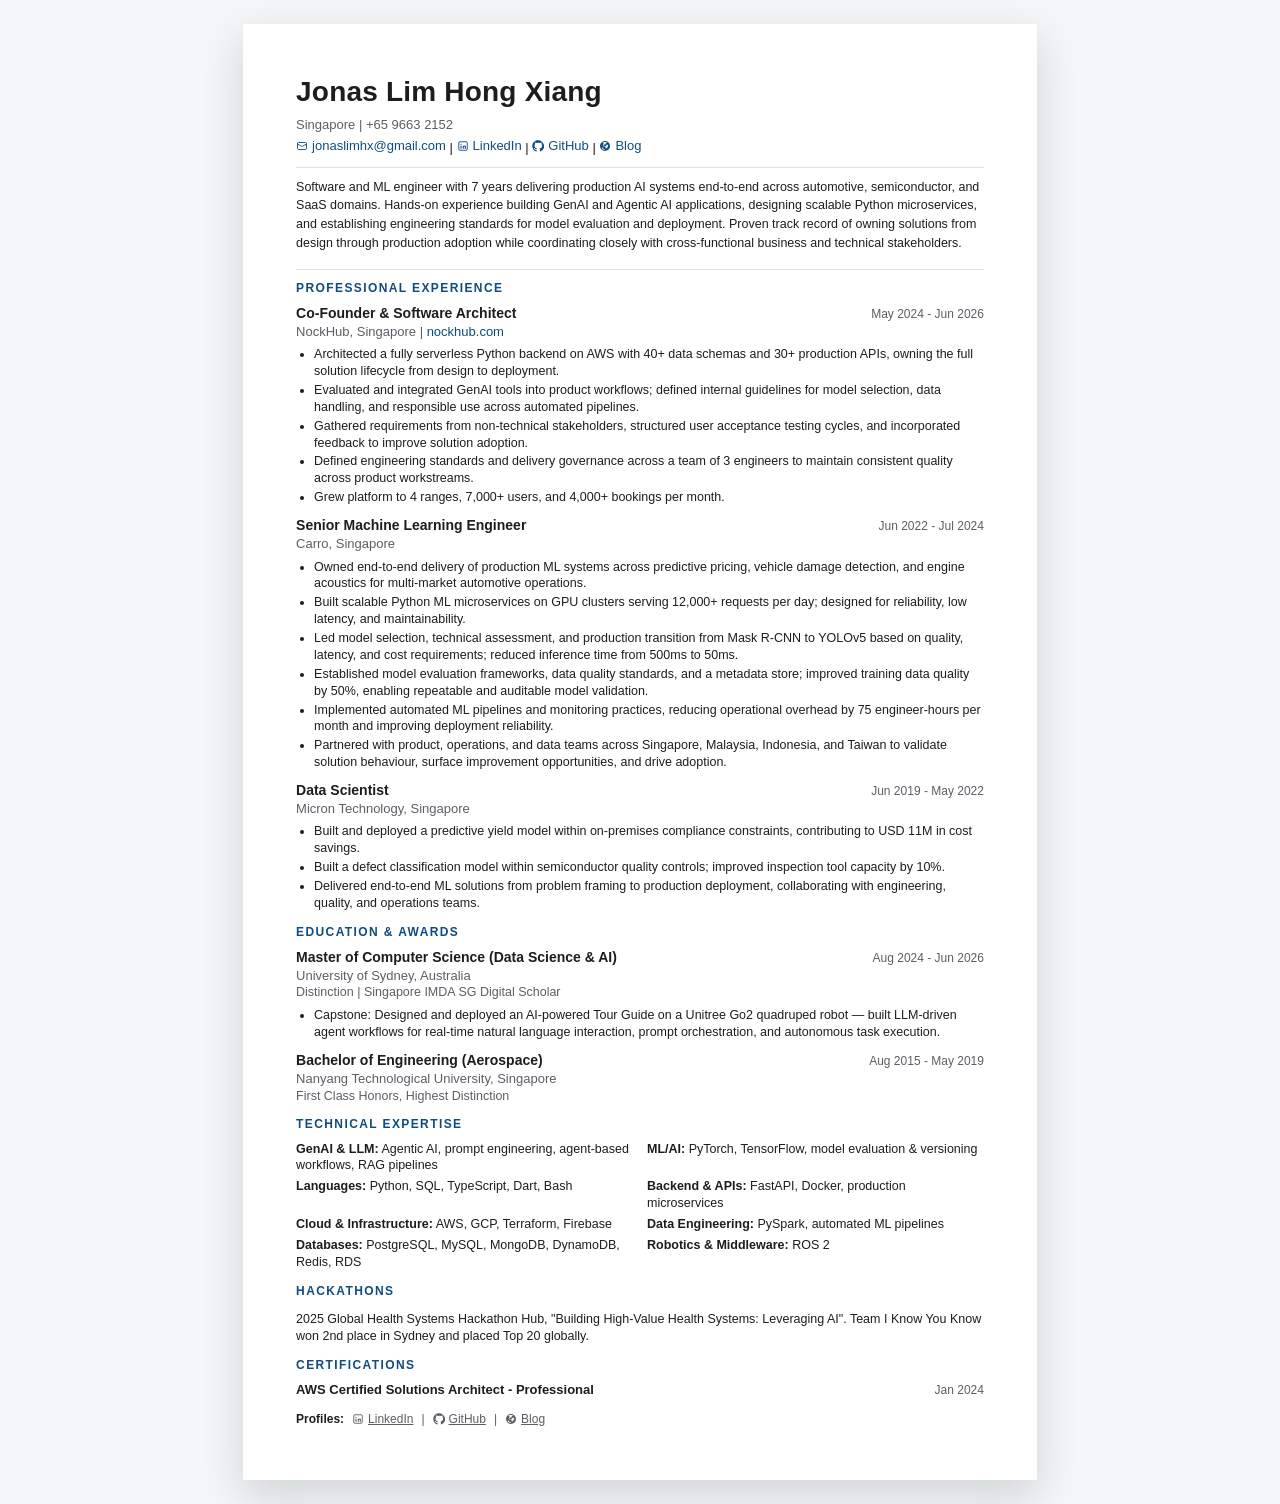
<file: resume/versions/2026-05-17-rockwell-ai-engineer.html>
<!doctype html>
<html lang="en">
  <head>
    <meta charset="UTF-8" />
    <meta name="viewport" content="width=device-width, initial-scale=1.0" />
    <title>Jonas Lim Hong Xiang - Resume</title>
    <style>
      :root {
        --ink: #1d1d1f;
        --muted: #5a5f66;
        --line: #dfe3e8;
        --accent: #0f4c81;
        --paper: #ffffff;
        --bg: #f3f5f7;
      }

      * {
        box-sizing: border-box;
      }

      body {
        margin: 0;
        padding: 24px;
        background: var(--bg);
        color: var(--ink);
        font-family: "Avenir Next", "Segoe UI", "Helvetica Neue", Arial, sans-serif;
        line-height: 1.35;
      }

      .page {
        width: 210mm;
        min-height: 297mm;
        margin: 0 auto;
        background: var(--paper);
        padding: 14mm;
        box-shadow: 0 16px 40px rgba(15, 20, 26, 0.14);
      }

      h1 {
        margin: 0;
        font-size: 28px;
        line-height: 1.1;
        letter-spacing: 0.2px;
      }

      .subline {
        margin-top: 8px;
        color: var(--muted);
        font-size: 13px;
      }

      .links {
        margin-top: 4px;
        font-size: 13px;
      }

      .links a {
        color: var(--accent);
        text-decoration: none;
      }

      .contact-link {
        display: inline-flex;
        align-items: center;
        gap: 4px;
      }

      .contact-link .icon {
        width: 12px;
        height: 12px;
        display: inline-block;
        color: currentColor;
      }

      .links a:hover {
        text-decoration: underline;
      }

      hr {
        border: 0;
        border-top: 1px solid var(--line);
        margin: 14px 0 12px;
      }

      section {
        margin-bottom: 12px;
      }

      .section-break {
        margin-top: 16px;
        padding-top: 10px;
        border-top: 1px solid var(--line);
      }

      h2 {
        margin: 0 0 8px;
        color: var(--accent);
        font-size: 12px;
        letter-spacing: 1.4px;
        text-transform: uppercase;
      }

      .entry {
        margin-bottom: 10px;
      }

      .entry-head {
        display: flex;
        justify-content: space-between;
        gap: 12px;
        align-items: baseline;
      }

      .role {
        font-weight: 700;
        font-size: 14px;
      }

      .org {
        color: var(--muted);
        font-weight: 500;
        font-size: 13px;
      }

      .org a {
        color: var(--accent);
        text-decoration: none;
      }

      .org a:hover {
        text-decoration: underline;
      }

      .date {
        font-size: 12px;
        color: var(--muted);
        white-space: nowrap;
      }

      ul {
        margin: 6px 0 0;
        padding-left: 18px;
      }

      li {
        margin: 2px 0;
        font-size: 12.5px;
      }

      .meta {
        font-size: 12.5px;
        color: var(--muted);
      }

      .skills-grid {
        display: grid;
        grid-template-columns: 1fr 1fr;
        gap: 4px 14px;
      }

      .skill-item {
        font-size: 12.5px;
      }

      .skill-item strong {
        font-weight: 700;
      }

      .project {
        margin-bottom: 8px;
        font-size: 12.5px;
      }

      .footer-links {
        margin-top: 8px;
        font-size: 12px;
        color: var(--muted);
      }

      .footer-links nav {
        display: flex;
        flex-wrap: wrap;
        align-items: center;
        gap: 8px;
      }

      .footer-label {
        font-weight: 600;
        color: var(--ink);
      }

      .footer-links .contact-link {
        color: var(--muted);
      }

      .certifications .role {
        font-size: 13px;
        font-weight: 600;
      }

      .profile-summary {
        font-size: 12.5px;
        line-height: 1.5;
        color: var(--ink);
        margin-top: 10px;
        padding-top: 10px;
        border-top: 1px solid var(--line);
      }

      @page {
        size: A4;
        margin: 12mm;
      }

      @media print {
        body {
          background: #fff;
          padding: 0;
        }

        .page {
          width: auto;
          min-height: auto;
          margin: 0;
          padding: 0;
          box-shadow: none;
        }

        section,
        .entry {
          break-inside: avoid;
        }
      }
    </style>
  </head>
  <body>
    <main class="page">
      <header>
        <h1>Jonas Lim Hong Xiang</h1>
        <div class="subline">Singapore | +65 9663 2152</div>
        <div class="links">
          <a class="contact-link" href="mailto:jonaslimhx@gmail.com">
            <svg class="icon" viewBox="0 0 24 24" aria-hidden="true">
              <path
                d="M3 7a2 2 0 0 1 2-2h14a2 2 0 0 1 2 2v10a2 2 0 0 1-2 2H5a2 2 0 0 1-2-2V7Zm0 1 8.1 4.6a2 2 0 0 0 1.8 0L21 8"
                fill="none"
                stroke="currentColor"
                stroke-width="1.8"
                stroke-linecap="round"
                stroke-linejoin="round"
              />
            </svg>
            jonaslimhx@gmail.com
          </a>
          |
          <a class="contact-link" href="https://linkedin.com/in/jonaslimhx">
            <svg class="icon" viewBox="0 0 24 24" aria-hidden="true">
              <rect x="3.5" y="3.5" width="17" height="17" rx="2.5" fill="none" stroke="currentColor" stroke-width="1.8" />
              <circle cx="8" cy="9" r="1.2" fill="currentColor" />
              <path d="M6.9 11.3h2.2v6.1H6.9zM11.1 11.3h2.1v.9h.1c.3-.6 1-1.1 2-1.1 2.1 0 2.5 1.4 2.5 3.2v3.1h-2.2v-2.8c0-.7 0-1.5-.9-1.5s-1 .7-1 1.5v2.8h-2.2v-6.1z" fill="currentColor" />
            </svg>
            LinkedIn
          </a>
          |
          <a class="contact-link" href="https://github.com/jonaslinhx">
            <svg class="icon" viewBox="0 0 24 24" aria-hidden="true">
              <path fill="currentColor" d="M12 .5C5.65.5.5 5.7.5 12.1c0 5.1 3.3 9.4 7.9 10.9.6.1.8-.3.8-.6v-2.3c-3.2.7-3.9-1.4-3.9-1.4-.5-1.4-1.3-1.8-1.3-1.8-1.1-.8.1-.8.1-.8 1.2.1 1.9 1.3 1.9 1.3 1.1 1.9 2.9 1.3 3.6 1 .1-.8.4-1.3.7-1.6-2.5-.3-5.2-1.3-5.2-5.7 0-1.3.5-2.3 1.2-3.1-.1-.3-.5-1.5.1-3.1 0 0 1-.3 3.3 1.2a11.4 11.4 0 0 1 6 0c2.3-1.5 3.3-1.2 3.3-1.2.6 1.6.2 2.8.1 3.1.8.8 1.2 1.8 1.2 3.1 0 4.4-2.7 5.4-5.3 5.7.5.4.8 1.1.8 2.2v3.2c0 .3.2.7.8.6a11.6 11.6 0 0 0 7.9-10.9C23.5 5.7 18.3.5 12 .5Z"/>
            </svg>
            GitHub
          </a>
          |
          <a class="contact-link" href="https://jonaslinhx.github.io/profile">
            <svg class="icon" viewBox="0 0 24 24" aria-hidden="true">
              <path fill="currentColor" d="M12 2a10 10 0 1 0 .001 20.001A10 10 0 0 0 12 2Zm0 2c1.9 0 3.6.7 5 1.8h-1.6c-1.4 0-2.6 1.2-2.6 2.6v.6h-1.6a2.4 2.4 0 0 0-2.4 2.4V13h-1V9.9c0-.8.4-1.6 1.1-2l1.2-.8C9 6.8 8.3 6 7.3 6h-1A8 8 0 0 1 12 4Zm0 16a8 8 0 0 1-7.2-4.5h3.6v1.4c0 .9.7 1.6 1.6 1.6h1.6v1.5h.4Zm2-2.5h-.4v-1.4a2.1 2.1 0 0 0-2.1-2.1h-.7v-1.6h2.3a1.6 1.6 0 0 0 1.6-1.6v-.6c0-.3.3-.6.6-.6h3a8 8 0 0 1-4.3 7.9Z"/>
            </svg>
            Blog
          </a>
        </div>
      </header>

      <div class="profile-summary">
        Software and ML engineer with 7 years delivering production AI systems end-to-end across automotive, semiconductor, and SaaS domains. Hands-on experience building GenAI and Agentic AI applications, designing scalable Python microservices, and establishing engineering standards for model evaluation and deployment. Proven track record of owning solutions from design through production adoption while coordinating closely with cross-functional business and technical stakeholders.
      </div>

      <section class="section-break">
        <h2>Professional Experience</h2>

        <div class="entry">
          <div class="entry-head">
            <div>
              <div class="role">Co-Founder &amp; Software Architect</div>
              <div class="org">NockHub, Singapore | <a href="https://www.nockhub.com">nockhub.com</a></div>
            </div>
            <div class="date">May 2024 - Jun 2026</div>
          </div>
          <ul>
            <li>Architected a fully serverless Python backend on AWS with 40+ data schemas and 30+ production APIs, owning the full solution lifecycle from design to deployment.</li>
            <li>Evaluated and integrated GenAI tools into product workflows; defined internal guidelines for model selection, data handling, and responsible use across automated pipelines.</li>
            <li>Gathered requirements from non-technical stakeholders, structured user acceptance testing cycles, and incorporated feedback to improve solution adoption.</li>
            <li>Defined engineering standards and delivery governance across a team of 3 engineers to maintain consistent quality across product workstreams.</li>
            <li>Grew platform to 4 ranges, 7,000+ users, and 4,000+ bookings per month.</li>
          </ul>
        </div>

        <div class="entry">
          <div class="entry-head">
            <div>
              <div class="role">Senior Machine Learning Engineer</div>
              <div class="org">Carro, Singapore</div>
            </div>
            <div class="date">Jun 2022 - Jul 2024</div>
          </div>
          <ul>
            <li>Owned end-to-end delivery of production ML systems across predictive pricing, vehicle damage detection, and engine acoustics for multi-market automotive operations.</li>
            <li>Built scalable Python ML microservices on GPU clusters serving 12,000+ requests per day; designed for reliability, low latency, and maintainability.</li>
            <li>Led model selection, technical assessment, and production transition from Mask R-CNN to YOLOv5 based on quality, latency, and cost requirements; reduced inference time from 500ms to 50ms.</li>
            <li>Established model evaluation frameworks, data quality standards, and a metadata store; improved training data quality by 50%, enabling repeatable and auditable model validation.</li>
            <li>Implemented automated ML pipelines and monitoring practices, reducing operational overhead by 75 engineer-hours per month and improving deployment reliability.</li>
            <li>Partnered with product, operations, and data teams across Singapore, Malaysia, Indonesia, and Taiwan to validate solution behaviour, surface improvement opportunities, and drive adoption.</li>
          </ul>
        </div>

        <div class="entry">
          <div class="entry-head">
            <div>
              <div class="role">Data Scientist</div>
              <div class="org">Micron Technology, Singapore</div>
            </div>
            <div class="date">Jun 2019 - May 2022</div>
          </div>
          <ul>
            <li>Built and deployed a predictive yield model within on-premises compliance constraints, contributing to USD 11M in cost savings.</li>
            <li>Built a defect classification model within semiconductor quality controls; improved inspection tool capacity by 10%.</li>
            <li>Delivered end-to-end ML solutions from problem framing to production deployment, collaborating with engineering, quality, and operations teams.</li>
          </ul>
        </div>
      </section>

      <section>
        <h2>Education & Awards</h2>
        <div class="entry">
          <div class="entry-head">
            <div>
              <div class="role">Master of Computer Science (Data Science & AI)</div>
              <div class="org">University of Sydney, Australia</div>
            </div>
            <div class="date">Aug 2024 - Jun 2026</div>
          </div>
          <div class="meta">Distinction | Singapore IMDA SG Digital Scholar</div>
          <ul>
            <li>Capstone: Designed and deployed an AI-powered Tour Guide on a Unitree Go2 quadruped robot — built LLM-driven agent workflows for real-time natural language interaction, prompt orchestration, and autonomous task execution.</li>
          </ul>
        </div>

        <div class="entry">
          <div class="entry-head">
            <div>
              <div class="role">Bachelor of Engineering (Aerospace)</div>
              <div class="org">Nanyang Technological University, Singapore</div>
            </div>
            <div class="date">Aug 2015 - May 2019</div>
          </div>
          <div class="meta">First Class Honors, Highest Distinction</div>
        </div>
      </section>

      <section>
        <h2>Technical Expertise</h2>
        <div class="skills-grid">
          <div class="skill-item"><strong>GenAI & LLM:</strong> Agentic AI, prompt engineering, agent-based workflows, RAG pipelines</div>
          <div class="skill-item"><strong>ML/AI:</strong> PyTorch, TensorFlow, model evaluation & versioning</div>
          <div class="skill-item"><strong>Languages:</strong> Python, SQL, TypeScript, Dart, Bash</div>
          <div class="skill-item"><strong>Backend & APIs:</strong> FastAPI, Docker, production microservices</div>
          <div class="skill-item"><strong>Cloud & Infrastructure:</strong> AWS, GCP, Terraform, Firebase</div>
          <div class="skill-item"><strong>Data Engineering:</strong> PySpark, automated ML pipelines</div>
          <div class="skill-item"><strong>Databases:</strong> PostgreSQL, MySQL, MongoDB, DynamoDB, Redis, RDS</div>
          <div class="skill-item"><strong>Robotics & Middleware:</strong> ROS 2</div>
        </div>
      </section>

      <section>
        <h2>Hackathons</h2>
        <p class="project">
          2025 Global Health Systems Hackathon Hub, "Building High-Value Health Systems: Leveraging AI". Team I Know You Know won 2nd place in Sydney and placed Top 20 globally.
        </p>
      </section>

      <section class="certifications">
        <h2>Certifications</h2>
        <div class="entry">
          <div class="entry-head">
            <div class="role">AWS Certified Solutions Architect - Professional</div>
            <div class="date">Jan 2024</div>
          </div>
        </div>
      </section>

      <footer class="footer-links">
        <nav aria-label="Online profiles">
          <span class="footer-label">Profiles:</span>
          <a class="contact-link" href="https://linkedin.com/in/jonaslimhx">
            <svg class="icon" viewBox="0 0 24 24" aria-hidden="true">
              <rect x="3.5" y="3.5" width="17" height="17" rx="2.5" fill="none" stroke="currentColor" stroke-width="1.8" />
              <circle cx="8" cy="9" r="1.2" fill="currentColor" />
              <path d="M6.9 11.3h2.2v6.1H6.9zM11.1 11.3h2.1v.9h.1c.3-.6 1-1.1 2-1.1 2.1 0 2.5 1.4 2.5 3.2v3.1h-2.2v-2.8c0-.7 0-1.5-.9-1.5s-1 .7-1 1.5v2.8h-2.2v-6.1z" fill="currentColor" />
            </svg>
            LinkedIn
          </a>
          <span>|</span>
          <a class="contact-link" href="https://github.com/jonaslinhx">
            <svg class="icon" viewBox="0 0 24 24" aria-hidden="true">
              <path fill="currentColor" d="M12 .5C5.65.5.5 5.7.5 12.1c0 5.1 3.3 9.4 7.9 10.9.6.1.8-.3.8-.6v-2.3c-3.2.7-3.9-1.4-3.9-1.4-.5-1.4-1.3-1.8-1.3-1.8-1.1-.8.1-.8.1-.8 1.2.1 1.9 1.3 1.9 1.3 1.1 1.9 2.9 1.3 3.6 1 .1-.8.4-1.3.7-1.6-2.5-.3-5.2-1.3-5.2-5.7 0-1.3.5-2.3 1.2-3.1-.1-.3-.5-1.5.1-3.1 0 0 1-.3 3.3 1.2a11.4 11.4 0 0 1 6 0c2.3-1.5 3.3-1.2 3.3-1.2.6 1.6.2 2.8.1 3.1.8.8 1.2 1.8 1.2 3.1 0 4.4-2.7 5.4-5.3 5.7.5.4.8 1.1.8 2.2v3.2c0 .3.2.7.8.6a11.6 11.6 0 0 0 7.9-10.9C23.5 5.7 18.3.5 12 .5Z"/>
            </svg>
            GitHub
          </a>
          <span>|</span>
          <a class="contact-link" href="https://jonaslinhx.github.io/profile">
            <svg class="icon" viewBox="0 0 24 24" aria-hidden="true">
              <path fill="currentColor" d="M12 2a10 10 0 1 0 .001 20.001A10 10 0 0 0 12 2Zm0 2c1.9 0 3.6.7 5 1.8h-1.6c-1.4 0-2.6 1.2-2.6 2.6v.6h-1.6a2.4 2.4 0 0 0-2.4 2.4V13h-1V9.9c0-.8.4-1.6 1.1-2l1.2-.8C9 6.8 8.3 6 7.3 6h-1A8 8 0 0 1 12 4Zm0 16a8 8 0 0 1-7.2-4.5h3.6v1.4c0 .9.7 1.6 1.6 1.6h1.6v1.5h.4Zm2-2.5h-.4v-1.4a2.1 2.1 0 0 0-2.1-2.1h-.7v-1.6h2.3a1.6 1.6 0 0 0 1.6-1.6v-.6c0-.3.3-.6.6-.6h3a8 8 0 0 1-4.3 7.9Z"/>
            </svg>
            Blog
          </a>
        </nav>
      </footer>
    </main>
  </body>
</html>
</file>
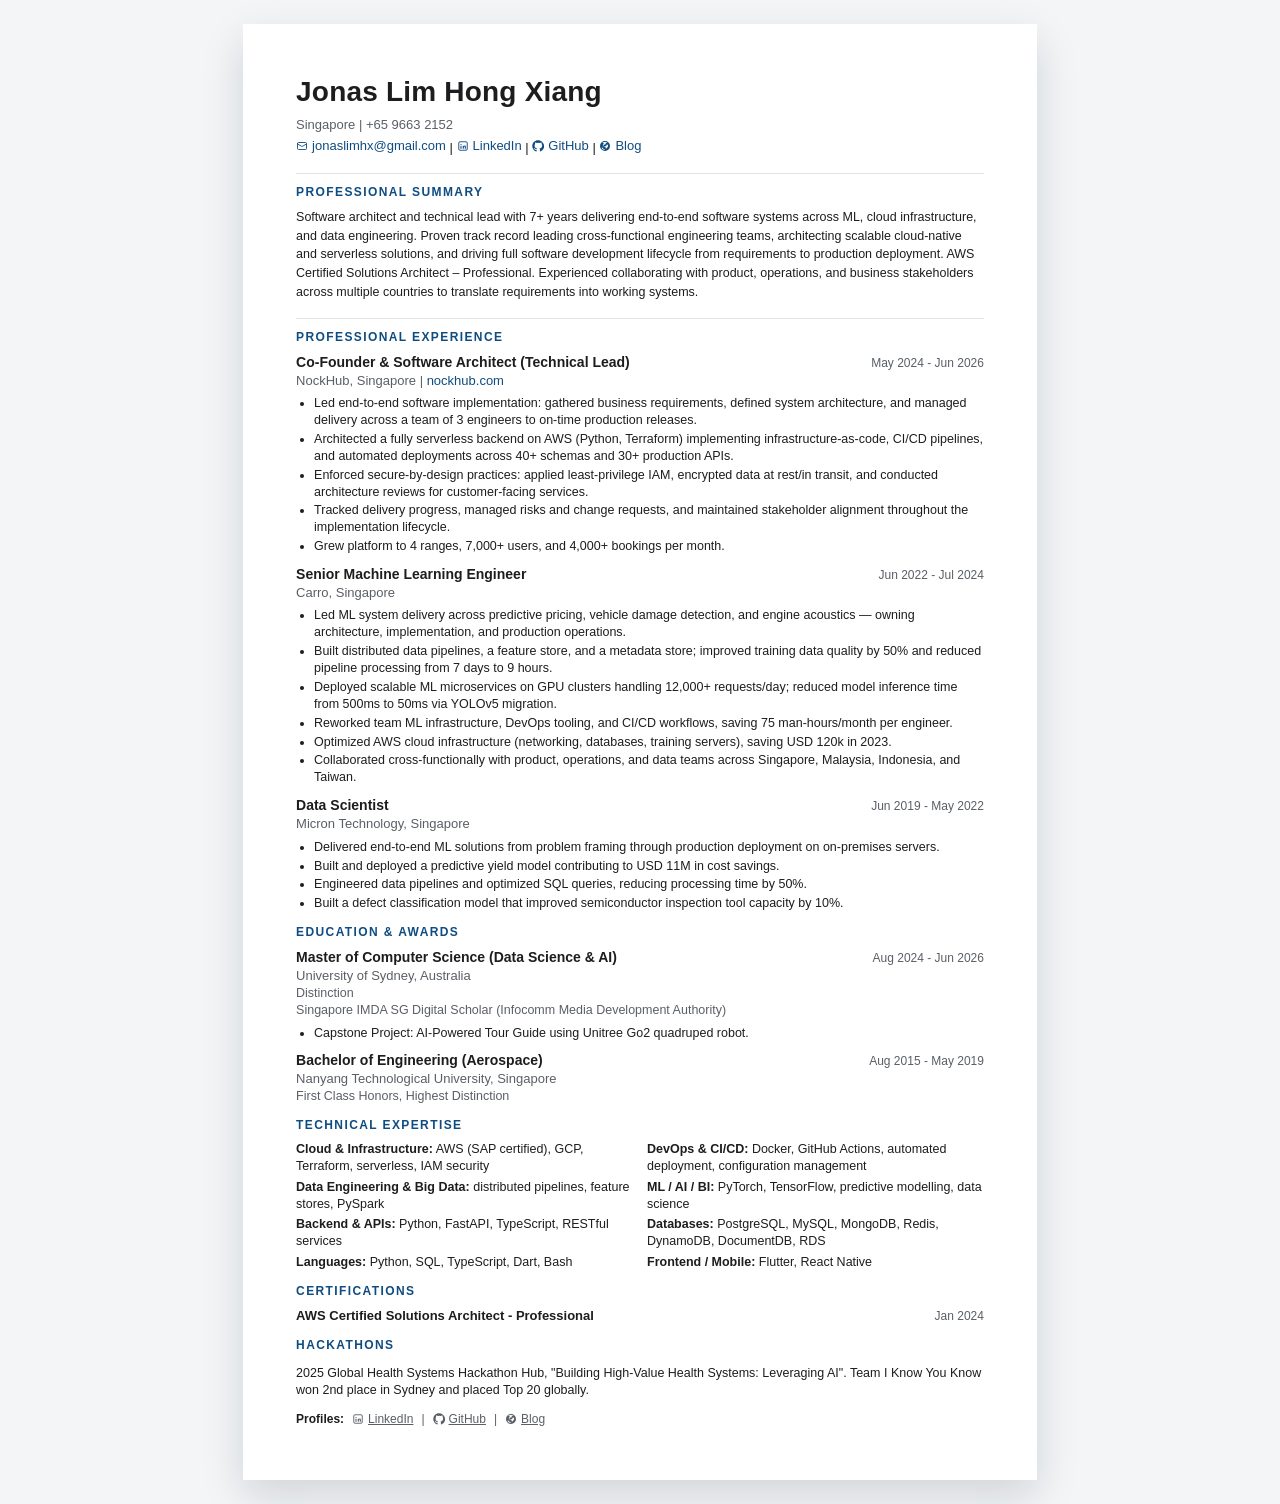
<file: resume/versions/2026-05-17-siemens-mobility.html>
<!doctype html>
<html lang="en">
  <head>
    <meta charset="UTF-8" />
    <meta name="viewport" content="width=device-width, initial-scale=1.0" />
    <title>Jonas Lim Hong Xiang - Resume</title>
    <style>
      :root {
        --ink: #1d1d1f;
        --muted: #5a5f66;
        --line: #dfe3e8;
        --accent: #0f4c81;
        --paper: #ffffff;
        --bg: #f3f5f7;
      }

      * {
        box-sizing: border-box;
      }

      body {
        margin: 0;
        padding: 24px;
        background: var(--bg);
        color: var(--ink);
        font-family: "Avenir Next", "Segoe UI", "Helvetica Neue", Arial, sans-serif;
        line-height: 1.35;
      }

      .page {
        width: 210mm;
        min-height: 297mm;
        margin: 0 auto;
        background: var(--paper);
        padding: 14mm;
        box-shadow: 0 16px 40px rgba(15, 20, 26, 0.14);
      }

      h1 {
        margin: 0;
        font-size: 28px;
        line-height: 1.1;
        letter-spacing: 0.2px;
      }

      .subline {
        margin-top: 8px;
        color: var(--muted);
        font-size: 13px;
      }

      .links {
        margin-top: 4px;
        font-size: 13px;
      }

      .links a {
        color: var(--accent);
        text-decoration: none;
      }

      .contact-link {
        display: inline-flex;
        align-items: center;
        gap: 4px;
      }

      .contact-link .icon {
        width: 12px;
        height: 12px;
        display: inline-block;
        color: currentColor;
      }

      .links a:hover {
        text-decoration: underline;
      }

      hr {
        border: 0;
        border-top: 1px solid var(--line);
        margin: 14px 0 12px;
      }

      section {
        margin-bottom: 12px;
      }

      .section-break {
        margin-top: 16px;
        padding-top: 10px;
        border-top: 1px solid var(--line);
      }

      h2 {
        margin: 0 0 8px;
        color: var(--accent);
        font-size: 12px;
        letter-spacing: 1.4px;
        text-transform: uppercase;
      }

      .entry {
        margin-bottom: 10px;
      }

      .entry-head {
        display: flex;
        justify-content: space-between;
        gap: 12px;
        align-items: baseline;
      }

      .role {
        font-weight: 700;
        font-size: 14px;
      }

      .org {
        color: var(--muted);
        font-weight: 500;
        font-size: 13px;
      }

      .org a {
        color: var(--accent);
        text-decoration: none;
      }

      .org a:hover {
        text-decoration: underline;
      }

      .date {
        font-size: 12px;
        color: var(--muted);
        white-space: nowrap;
      }

      ul {
        margin: 6px 0 0;
        padding-left: 18px;
      }

      li {
        margin: 2px 0;
        font-size: 12.5px;
      }

      .meta {
        font-size: 12.5px;
        color: var(--muted);
      }

      .skills-grid {
        display: grid;
        grid-template-columns: 1fr 1fr;
        gap: 4px 14px;
      }

      .skill-item {
        font-size: 12.5px;
      }

      .skill-item strong {
        font-weight: 700;
      }

      .project {
        margin-bottom: 8px;
        font-size: 12.5px;
      }

      .project strong {
        font-size: 13px;
      }

      .footer-links {
        margin-top: 8px;
        font-size: 12px;
        color: var(--muted);
      }

      .footer-links nav {
        display: flex;
        flex-wrap: wrap;
        align-items: center;
        gap: 8px;
      }

      .footer-label {
        font-weight: 600;
        color: var(--ink);
      }

      .footer-links .contact-link {
        color: var(--muted);
      }

      .certifications .role {
        font-size: 13px;
        font-weight: 600;
      }

      .summary-text {
        font-size: 12.5px;
        line-height: 1.5;
        margin: 0;
      }

      @page {
        size: A4;
        margin: 12mm;
      }

      @media print {
        body {
          background: #fff;
          padding: 0;
        }

        .page {
          width: auto;
          min-height: auto;
          margin: 0;
          padding: 0;
          box-shadow: none;
        }

        section,
        .entry {
          break-inside: avoid;
        }
      }
    </style>
  </head>
  <body>
    <main class="page">
      <header>
        <h1>Jonas Lim Hong Xiang</h1>
        <div class="subline">Singapore | +65 9663 2152</div>
        <div class="links">
          <a class="contact-link" href="mailto:jonaslimhx@gmail.com">
            <svg class="icon" viewBox="0 0 24 24" aria-hidden="true">
              <path
                d="M3 7a2 2 0 0 1 2-2h14a2 2 0 0 1 2 2v10a2 2 0 0 1-2 2H5a2 2 0 0 1-2-2V7Zm0 1 8.1 4.6a2 2 0 0 0 1.8 0L21 8"
                fill="none"
                stroke="currentColor"
                stroke-width="1.8"
                stroke-linecap="round"
                stroke-linejoin="round"
              />
            </svg>
            jonaslimhx@gmail.com
          </a>
          |
          <a class="contact-link" href="https://linkedin.com/in/jonaslimhx">
            <svg class="icon" viewBox="0 0 24 24" aria-hidden="true">
              <rect
                x="3.5"
                y="3.5"
                width="17"
                height="17"
                rx="2.5"
                fill="none"
                stroke="currentColor"
                stroke-width="1.8"
              />
              <circle cx="8" cy="9" r="1.2" fill="currentColor" />
              <path
                d="M6.9 11.3h2.2v6.1H6.9zM11.1 11.3h2.1v.9h.1c.3-.6 1-1.1 2-1.1 2.1 0 2.5 1.4 2.5 3.2v3.1h-2.2v-2.8c0-.7 0-1.5-.9-1.5s-1 .7-1 1.5v2.8h-2.2v-6.1z"
                fill="currentColor"
              />
            </svg>
            LinkedIn
          </a>
          |
          <a class="contact-link" href="https://github.com/jonaslinhx">
            <svg class="icon" viewBox="0 0 24 24" aria-hidden="true">
              <path fill="currentColor" d="M12 .5C5.65.5.5 5.7.5 12.1c0 5.1 3.3 9.4 7.9 10.9.6.1.8-.3.8-.6v-2.3c-3.2.7-3.9-1.4-3.9-1.4-.5-1.4-1.3-1.8-1.3-1.8-1.1-.8.1-.8.1-.8 1.2.1 1.9 1.3 1.9 1.3 1.1 1.9 2.9 1.3 3.6 1 .1-.8.4-1.3.7-1.6-2.5-.3-5.2-1.3-5.2-5.7 0-1.3.5-2.3 1.2-3.1-.1-.3-.5-1.5.1-3.1 0 0 1-.3 3.3 1.2a11.4 11.4 0 0 1 6 0c2.3-1.5 3.3-1.2 3.3-1.2.6 1.6.2 2.8.1 3.1.8.8 1.2 1.8 1.2 3.1 0 4.4-2.7 5.4-5.3 5.7.5.4.8 1.1.8 2.2v3.2c0 .3.2.7.8.6a11.6 11.6 0 0 0 7.9-10.9C23.5 5.7 18.3.5 12 .5Z"/>
            </svg>
            GitHub
          </a>
          |
          <a class="contact-link" href="https://jonaslinhx.github.io/profile">
            <svg class="icon" viewBox="0 0 24 24" aria-hidden="true">
              <path fill="currentColor" d="M12 2a10 10 0 1 0 .001 20.001A10 10 0 0 0 12 2Zm0 2c1.9 0 3.6.7 5 1.8h-1.6c-1.4 0-2.6 1.2-2.6 2.6v.6h-1.6a2.4 2.4 0 0 0-2.4 2.4V13h-1V9.9c0-.8.4-1.6 1.1-2l1.2-.8C9 6.8 8.3 6 7.3 6h-1A8 8 0 0 1 12 4Zm0 16a8 8 0 0 1-7.2-4.5h3.6v1.4c0 .9.7 1.6 1.6 1.6h1.6v1.5h.4Zm2-2.5h-.4v-1.4a2.1 2.1 0 0 0-2.1-2.1h-.7v-1.6h2.3a1.6 1.6 0 0 0 1.6-1.6v-.6c0-.3.3-.6.6-.6h3a8 8 0 0 1-4.3 7.9Z"/>
            </svg>
            Blog
          </a>
        </div>
      </header>

      <section class="section-break">
        <h2>Professional Summary</h2>
        <p class="summary-text">
          Software architect and technical lead with 7+ years delivering end-to-end software systems across ML, cloud infrastructure, and data engineering. Proven track record leading cross-functional engineering teams, architecting scalable cloud-native and serverless solutions, and driving full software development lifecycle from requirements to production deployment. AWS Certified Solutions Architect &ndash; Professional. Experienced collaborating with product, operations, and business stakeholders across multiple countries to translate requirements into working systems.
        </p>
      </section>

      <section class="section-break">
        <h2>Professional Experience</h2>

        <div class="entry">
          <div class="entry-head">
            <div>
              <div class="role">Co-Founder &amp; Software Architect (Technical Lead)</div>
              <div class="org">NockHub, Singapore | <a href="https://www.nockhub.com">nockhub.com</a></div>
            </div>
            <div class="date">May 2024 - Jun 2026</div>
          </div>
          <ul>
            <li>Led end-to-end software implementation: gathered business requirements, defined system architecture, and managed delivery across a team of 3 engineers to on-time production releases.</li>
            <li>Architected a fully serverless backend on AWS (Python, Terraform) implementing infrastructure-as-code, CI/CD pipelines, and automated deployments across 40+ schemas and 30+ production APIs.</li>
            <li>Enforced secure-by-design practices: applied least-privilege IAM, encrypted data at rest/in transit, and conducted architecture reviews for customer-facing services.</li>
            <li>Tracked delivery progress, managed risks and change requests, and maintained stakeholder alignment throughout the implementation lifecycle.</li>
            <li>Grew platform to 4 ranges, 7,000+ users, and 4,000+ bookings per month.</li>
          </ul>
        </div>

        <div class="entry">
          <div class="entry-head">
            <div>
              <div class="role">Senior Machine Learning Engineer</div>
              <div class="org">Carro, Singapore</div>
            </div>
            <div class="date">Jun 2022 - Jul 2024</div>
          </div>
          <ul>
            <li>Led ML system delivery across predictive pricing, vehicle damage detection, and engine acoustics — owning architecture, implementation, and production operations.</li>
            <li>Built distributed data pipelines, a feature store, and a metadata store; improved training data quality by 50% and reduced pipeline processing from 7 days to 9 hours.</li>
            <li>Deployed scalable ML microservices on GPU clusters handling 12,000+ requests/day; reduced model inference time from 500ms to 50ms via YOLOv5 migration.</li>
            <li>Reworked team ML infrastructure, DevOps tooling, and CI/CD workflows, saving 75 man-hours/month per engineer.</li>
            <li>Optimized AWS cloud infrastructure (networking, databases, training servers), saving USD 120k in 2023.</li>
            <li>Collaborated cross-functionally with product, operations, and data teams across Singapore, Malaysia, Indonesia, and Taiwan.</li>
          </ul>
        </div>

        <div class="entry">
          <div class="entry-head">
            <div>
              <div class="role">Data Scientist</div>
              <div class="org">Micron Technology, Singapore</div>
            </div>
            <div class="date">Jun 2019 - May 2022</div>
          </div>
          <ul>
            <li>Delivered end-to-end ML solutions from problem framing through production deployment on on-premises servers.</li>
            <li>Built and deployed a predictive yield model contributing to USD 11M in cost savings.</li>
            <li>Engineered data pipelines and optimized SQL queries, reducing processing time by 50%.</li>
            <li>Built a defect classification model that improved semiconductor inspection tool capacity by 10%.</li>
          </ul>
        </div>
      </section>

      <section>
        <h2>Education & Awards</h2>
        <div class="entry">
          <div class="entry-head">
            <div>
              <div class="role">Master of Computer Science (Data Science & AI)</div>
              <div class="org">University of Sydney, Australia</div>
            </div>
            <div class="date">Aug 2024 - Jun 2026</div>
          </div>
          <div class="meta">Distinction</div>
          <div class="meta">Singapore IMDA SG Digital Scholar (Infocomm Media Development Authority)</div>
          <ul>
            <li>Capstone Project: AI-Powered Tour Guide using Unitree Go2 quadruped robot.</li>
          </ul>
        </div>

        <div class="entry">
          <div class="entry-head">
            <div>
              <div class="role">Bachelor of Engineering (Aerospace)</div>
              <div class="org">Nanyang Technological University, Singapore</div>
            </div>
            <div class="date">Aug 2015 - May 2019</div>
          </div>
          <div class="meta">First Class Honors, Highest Distinction</div>
        </div>
      </section>

      <section>
        <h2>Technical Expertise</h2>
        <div class="skills-grid">
          <div class="skill-item"><strong>Cloud & Infrastructure:</strong> AWS (SAP certified), GCP, Terraform, serverless, IAM security</div>
          <div class="skill-item"><strong>DevOps & CI/CD:</strong> Docker, GitHub Actions, automated deployment, configuration management</div>
          <div class="skill-item"><strong>Data Engineering & Big Data:</strong> distributed pipelines, feature stores, PySpark</div>
          <div class="skill-item"><strong>ML / AI / BI:</strong> PyTorch, TensorFlow, predictive modelling, data science</div>
          <div class="skill-item"><strong>Backend & APIs:</strong> Python, FastAPI, TypeScript, RESTful services</div>
          <div class="skill-item"><strong>Databases:</strong> PostgreSQL, MySQL, MongoDB, Redis, DynamoDB, DocumentDB, RDS</div>
          <div class="skill-item"><strong>Languages:</strong> Python, SQL, TypeScript, Dart, Bash</div>
          <div class="skill-item"><strong>Frontend / Mobile:</strong> Flutter, React Native</div>
        </div>
      </section>

      <section class="certifications">
        <h2>Certifications</h2>
        <div class="entry">
          <div class="entry-head">
            <div class="role">AWS Certified Solutions Architect - Professional</div>
            <div class="date">Jan 2024</div>
          </div>
        </div>
      </section>

      <section>
        <h2>Hackathons</h2>
        <p class="project">
          2025 Global Health Systems Hackathon Hub, "Building High-Value Health Systems: Leveraging AI". Team I
          Know You Know won 2nd place in Sydney and placed Top 20 globally.
        </p>
      </section>

      <footer class="footer-links">
        <nav aria-label="Online profiles">
          <span class="footer-label">Profiles:</span>
          <a class="contact-link" href="https://linkedin.com/in/jonaslimhx">
            <svg class="icon" viewBox="0 0 24 24" aria-hidden="true">
              <rect
                x="3.5"
                y="3.5"
                width="17"
                height="17"
                rx="2.5"
                fill="none"
                stroke="currentColor"
                stroke-width="1.8"
              />
              <circle cx="8" cy="9" r="1.2" fill="currentColor" />
              <path
                d="M6.9 11.3h2.2v6.1H6.9zM11.1 11.3h2.1v.9h.1c.3-.6 1-1.1 2-1.1 2.1 0 2.5 1.4 2.5 3.2v3.1h-2.2v-2.8c0-.7 0-1.5-.9-1.5s-1 .7-1 1.5v2.8h-2.2v-6.1z"
                fill="currentColor"
              />
            </svg>
            LinkedIn
          </a>
          <span>|</span>
          <a class="contact-link" href="https://github.com/jonaslinhx">
            <svg class="icon" viewBox="0 0 24 24" aria-hidden="true">
              <path fill="currentColor" d="M12 .5C5.65.5.5 5.7.5 12.1c0 5.1 3.3 9.4 7.9 10.9.6.1.8-.3.8-.6v-2.3c-3.2.7-3.9-1.4-3.9-1.4-.5-1.4-1.3-1.8-1.3-1.8-1.1-.8.1-.8.1-.8 1.2.1 1.9 1.3 1.9 1.3 1.1 1.9 2.9 1.3 3.6 1 .1-.8.4-1.3.7-1.6-2.5-.3-5.2-1.3-5.2-5.7 0-1.3.5-2.3 1.2-3.1-.1-.3-.5-1.5.1-3.1 0 0 1-.3 3.3 1.2a11.4 11.4 0 0 1 6 0c2.3-1.5 3.3-1.2 3.3-1.2.6 1.6.2 2.8.1 3.1.8.8 1.2 1.8 1.2 3.1 0 4.4-2.7 5.4-5.3 5.7.5.4.8 1.1.8 2.2v3.2c0 .3.2.7.8.6a11.6 11.6 0 0 0 7.9-10.9C23.5 5.7 18.3.5 12 .5Z"/>
            </svg>
            GitHub
          </a>
          <span>|</span>
          <a class="contact-link" href="https://jonaslinhx.github.io/profile">
            <svg class="icon" viewBox="0 0 24 24" aria-hidden="true">
              <path fill="currentColor" d="M12 2a10 10 0 1 0 .001 20.001A10 10 0 0 0 12 2Zm0 2c1.9 0 3.6.7 5 1.8h-1.6c-1.4 0-2.6 1.2-2.6 2.6v.6h-1.6a2.4 2.4 0 0 0-2.4 2.4V13h-1V9.9c0-.8.4-1.6 1.1-2l1.2-.8C9 6.8 8.3 6 7.3 6h-1A8 8 0 0 1 12 4Zm0 16a8 8 0 0 1-7.2-4.5h3.6v1.4c0 .9.7 1.6 1.6 1.6h1.6v1.5h.4Zm2-2.5h-.4v-1.4a2.1 2.1 0 0 0-2.1-2.1h-.7v-1.6h2.3a1.6 1.6 0 0 0 1.6-1.6v-.6c0-.3.3-.6.6-.6h3a8 8 0 0 1-4.3 7.9Z"/>
            </svg>
            Blog
          </a>
        </nav>
      </footer>
    </main>
  </body>
</html>
</file>
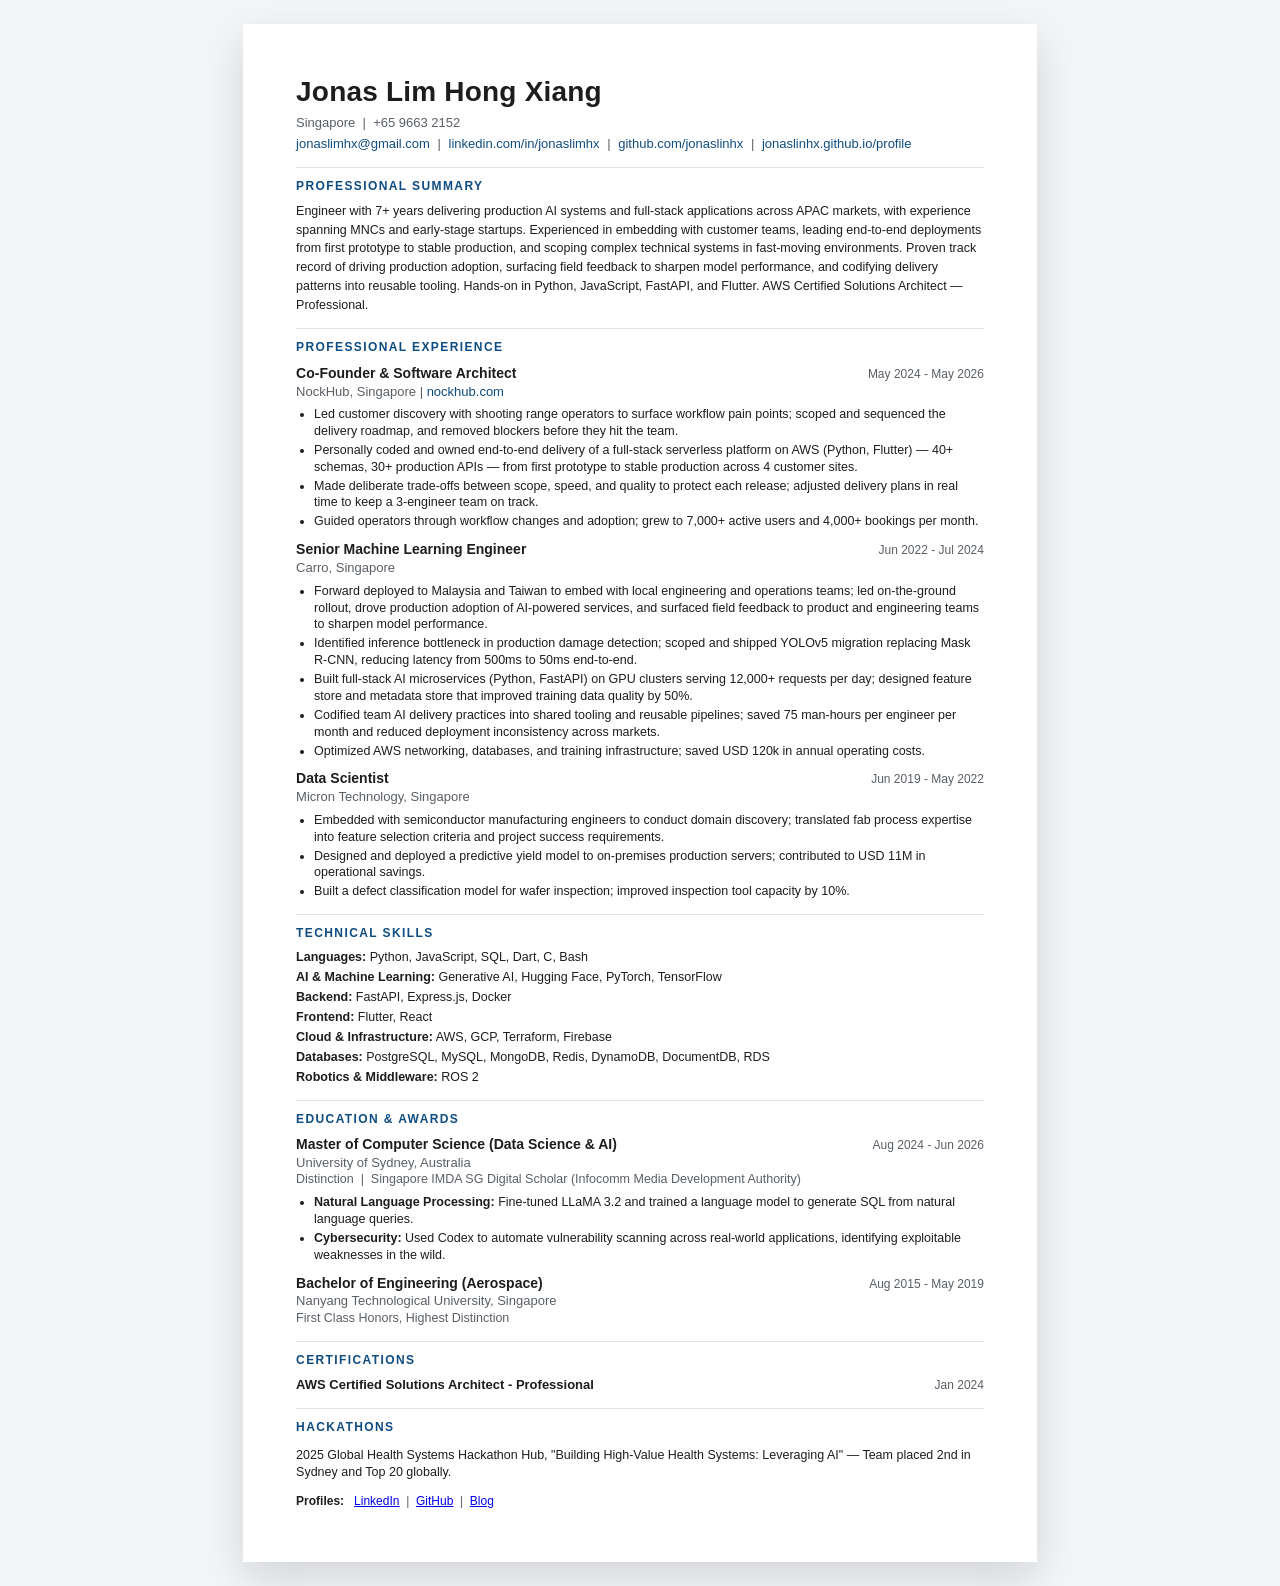
<file: resume/versions/2026-05-20-openai-fde.html>
<!doctype html>
<html lang="en">
  <head>
    <meta charset="UTF-8" />
    <meta name="viewport" content="width=device-width, initial-scale=1.0" />
    <title>Jonas Lim Hong Xiang - Resume</title>
    <style>
      :root {
        --ink: #1d1d1f;
        --muted: #5a5f66;
        --line: #dfe3e8;
        --accent: #0f4c81;
        --paper: #ffffff;
        --bg: #f3f5f7;
      }

      * {
        box-sizing: border-box;
      }

      body {
        margin: 0;
        padding: 24px;
        background: var(--bg);
        color: var(--ink);
        font-family: "Avenir Next", "Segoe UI", "Helvetica Neue", Arial, sans-serif;
        line-height: 1.35;
      }

      .page {
        width: 210mm;
        min-height: 297mm;
        margin: 0 auto;
        background: var(--paper);
        padding: 14mm;
        box-shadow: 0 16px 40px rgba(15, 20, 26, 0.14);
      }

      h1 {
        margin: 0;
        font-size: 28px;
        line-height: 1.1;
        letter-spacing: 0.2px;
      }

      .subline {
        margin-top: 6px;
        color: var(--muted);
        font-size: 13px;
      }

      .links {
        margin-top: 4px;
        font-size: 13px;
      }

      .links a {
        color: var(--accent);
        text-decoration: none;
      }

      .links a:hover {
        text-decoration: underline;
      }

      .links .sep {
        color: var(--muted);
        margin: 0 4px;
      }

      section {
        margin-bottom: 12px;
      }

      .section-break {
        margin-top: 14px;
        padding-top: 10px;
        border-top: 1px solid var(--line);
      }

      h2 {
        margin: 0 0 8px;
        color: var(--accent);
        font-size: 12px;
        letter-spacing: 1.4px;
        text-transform: uppercase;
      }

      .summary {
        font-size: 12.5px;
        line-height: 1.5;
        color: var(--ink);
        margin: 0;
      }

      .entry {
        margin-bottom: 10px;
      }

      .entry-head {
        display: flex;
        justify-content: space-between;
        gap: 12px;
        align-items: baseline;
      }

      .role {
        font-weight: 700;
        font-size: 14px;
      }

      .org {
        color: var(--muted);
        font-weight: 500;
        font-size: 13px;
      }

      .org a {
        color: var(--accent);
        text-decoration: none;
      }

      .org a:hover {
        text-decoration: underline;
      }

      .date {
        font-size: 12px;
        color: var(--muted);
        white-space: nowrap;
      }

      ul {
        margin: 6px 0 0;
        padding-left: 18px;
      }

      li {
        margin: 2px 0;
        font-size: 12.5px;
      }

      .meta {
        font-size: 12.5px;
        color: var(--muted);
      }

      .skill-row {
        font-size: 12.5px;
        margin-bottom: 3px;
      }

      .skill-row strong {
        font-weight: 700;
      }

      .project {
        margin-bottom: 8px;
        font-size: 12.5px;
      }

      .footer-links {
        margin-top: 8px;
        font-size: 12px;
        color: var(--muted);
      }

      .footer-label {
        font-weight: 600;
        color: var(--ink);
      }

      .certifications .role {
        font-size: 13px;
        font-weight: 600;
      }

      @page {
        size: A4;
        margin: 12mm;
      }

      @media print {
        body {
          background: #fff;
          padding: 0;
        }

        .page {
          width: auto;
          min-height: auto;
          margin: 0;
          padding: 0;
          box-shadow: none;
        }

        section,
        .entry {
          break-inside: avoid;
          page-break-inside: avoid;
        }
      }
    </style>
  </head>
  <body>
    <main class="page">
      <header>
        <h1>Jonas Lim Hong Xiang</h1>
        <div class="subline">Singapore &nbsp;|&nbsp; +65 9663 2152</div>
        <div class="links">
          <a href="mailto:jonaslimhx@gmail.com">jonaslimhx@gmail.com</a>
          <span class="sep">|</span>
          <a href="https://linkedin.com/in/jonaslimhx">linkedin.com/in/jonaslimhx</a>
          <span class="sep">|</span>
          <a href="https://github.com/jonaslinhx">github.com/jonaslinhx</a>
          <span class="sep">|</span>
          <a href="https://jonaslinhx.github.io/profile">jonaslinhx.github.io/profile</a>
        </div>
      </header>

      <section class="section-break">
        <h2>Professional Summary</h2>
        <p class="summary">
          Engineer with 7+ years delivering production AI systems and full-stack applications across APAC markets, with experience spanning MNCs and early-stage startups. Experienced in embedding with customer teams, leading end-to-end deployments from first prototype to stable production, and scoping complex technical systems in fast-moving environments. Proven track record of driving production adoption, surfacing field feedback to sharpen model performance, and codifying delivery patterns into reusable tooling. Hands-on in Python, JavaScript, FastAPI, and Flutter. AWS Certified Solutions Architect — Professional.
        </p>
      </section>

      <section class="section-break">
        <h2>Professional Experience</h2>

        <div class="entry">
          <div class="entry-head">
            <div>
              <div class="role">Co-Founder &amp; Software Architect</div>
              <div class="org">NockHub, Singapore | <a href="https://www.nockhub.com">nockhub.com</a></div>
            </div>
            <div class="date">May 2024 - May 2026</div>
          </div>
          <ul>
            <li>Led customer discovery with shooting range operators to surface workflow pain points; scoped and sequenced the delivery roadmap, and removed blockers before they hit the team.</li>
            <li>Personally coded and owned end-to-end delivery of a full-stack serverless platform on AWS (Python, Flutter) — 40+ schemas, 30+ production APIs — from first prototype to stable production across 4 customer sites.</li>
            <li>Made deliberate trade-offs between scope, speed, and quality to protect each release; adjusted delivery plans in real time to keep a 3-engineer team on track.</li>
            <li>Guided operators through workflow changes and adoption; grew to 7,000+ active users and 4,000+ bookings per month.</li>
          </ul>
        </div>

        <div class="entry">
          <div class="entry-head">
            <div>
              <div class="role">Senior Machine Learning Engineer</div>
              <div class="org">Carro, Singapore</div>
            </div>
            <div class="date">Jun 2022 - Jul 2024</div>
          </div>
          <ul>
            <li>Forward deployed to Malaysia and Taiwan to embed with local engineering and operations teams; led on-the-ground rollout, drove production adoption of AI-powered services, and surfaced field feedback to product and engineering teams to sharpen model performance.</li>
            <li>Identified inference bottleneck in production damage detection; scoped and shipped YOLOv5 migration replacing Mask R-CNN, reducing latency from 500ms to 50ms end-to-end.</li>
            <li>Built full-stack AI microservices (Python, FastAPI) on GPU clusters serving 12,000+ requests per day; designed feature store and metadata store that improved training data quality by 50%.</li>
            <li>Codified team AI delivery practices into shared tooling and reusable pipelines; saved 75 man-hours per engineer per month and reduced deployment inconsistency across markets.</li>
            <li>Optimized AWS networking, databases, and training infrastructure; saved USD 120k in annual operating costs.</li>
          </ul>
        </div>

        <div class="entry">
          <div class="entry-head">
            <div>
              <div class="role">Data Scientist</div>
              <div class="org">Micron Technology, Singapore</div>
            </div>
            <div class="date">Jun 2019 - May 2022</div>
          </div>
          <ul>
            <li>Embedded with semiconductor manufacturing engineers to conduct domain discovery; translated fab process expertise into feature selection criteria and project success requirements.</li>
            <li>Designed and deployed a predictive yield model to on-premises production servers; contributed to USD 11M in operational savings.</li>
            <li>Built a defect classification model for wafer inspection; improved inspection tool capacity by 10%.</li>
          </ul>
        </div>
      </section>

      <section class="section-break">
        <h2>Technical Skills</h2>
        <div class="skill-row"><strong>Languages:</strong> Python, JavaScript, SQL, Dart, C, Bash</div>
        <div class="skill-row"><strong>AI &amp; Machine Learning:</strong> Generative AI, Hugging Face, PyTorch, TensorFlow</div>
        <div class="skill-row"><strong>Backend:</strong> FastAPI, Express.js, Docker</div>
        <div class="skill-row"><strong>Frontend:</strong> Flutter, React</div>
        <div class="skill-row"><strong>Cloud &amp; Infrastructure:</strong> AWS, GCP, Terraform, Firebase</div>
        <div class="skill-row"><strong>Databases:</strong> PostgreSQL, MySQL, MongoDB, Redis, DynamoDB, DocumentDB, RDS</div>
        <div class="skill-row"><strong>Robotics &amp; Middleware:</strong> ROS 2</div>
      </section>

      <section class="section-break">
        <h2>Education &amp; Awards</h2>
        <div class="entry">
          <div class="entry-head">
            <div>
              <div class="role">Master of Computer Science (Data Science &amp; AI)</div>
              <div class="org">University of Sydney, Australia</div>
            </div>
            <div class="date">Aug 2024 - Jun 2026</div>
          </div>
          <div class="meta">Distinction &nbsp;|&nbsp; Singapore IMDA SG Digital Scholar (Infocomm Media Development Authority)</div>
          <ul>
            <li><strong>Natural Language Processing:</strong> Fine-tuned LLaMA 3.2 and trained a language model to generate SQL from natural language queries.</li>
            <li><strong>Cybersecurity:</strong> Used Codex to automate vulnerability scanning across real-world applications, identifying exploitable weaknesses in the wild.</li>
          </ul>
        </div>

        <div class="entry">
          <div class="entry-head">
            <div>
              <div class="role">Bachelor of Engineering (Aerospace)</div>
              <div class="org">Nanyang Technological University, Singapore</div>
            </div>
            <div class="date">Aug 2015 - May 2019</div>
          </div>
          <div class="meta">First Class Honors, Highest Distinction</div>
        </div>
      </section>

      <section class="section-break certifications">
        <h2>Certifications</h2>
        <div class="entry">
          <div class="entry-head">
            <div class="role">AWS Certified Solutions Architect - Professional</div>
            <div class="date">Jan 2024</div>
          </div>
        </div>
      </section>

      <section class="section-break">
        <h2>Hackathons</h2>
        <p class="project">
          2025 Global Health Systems Hackathon Hub, "Building High-Value Health Systems: Leveraging AI" — Team placed 2nd in Sydney and Top 20 globally.
        </p>
      </section>

      <footer class="footer-links">
        <span class="footer-label">Profiles:</span>
        <span class="sep">&nbsp;</span>
        <a href="https://linkedin.com/in/jonaslimhx">LinkedIn</a>
        <span class="sep">&nbsp;|&nbsp;</span>
        <a href="https://github.com/jonaslinhx">GitHub</a>
        <span class="sep">&nbsp;|&nbsp;</span>
        <a href="https://jonaslinhx.github.io/profile">Blog</a>
      </footer>
    </main>
  </body>
</html>
</file>
